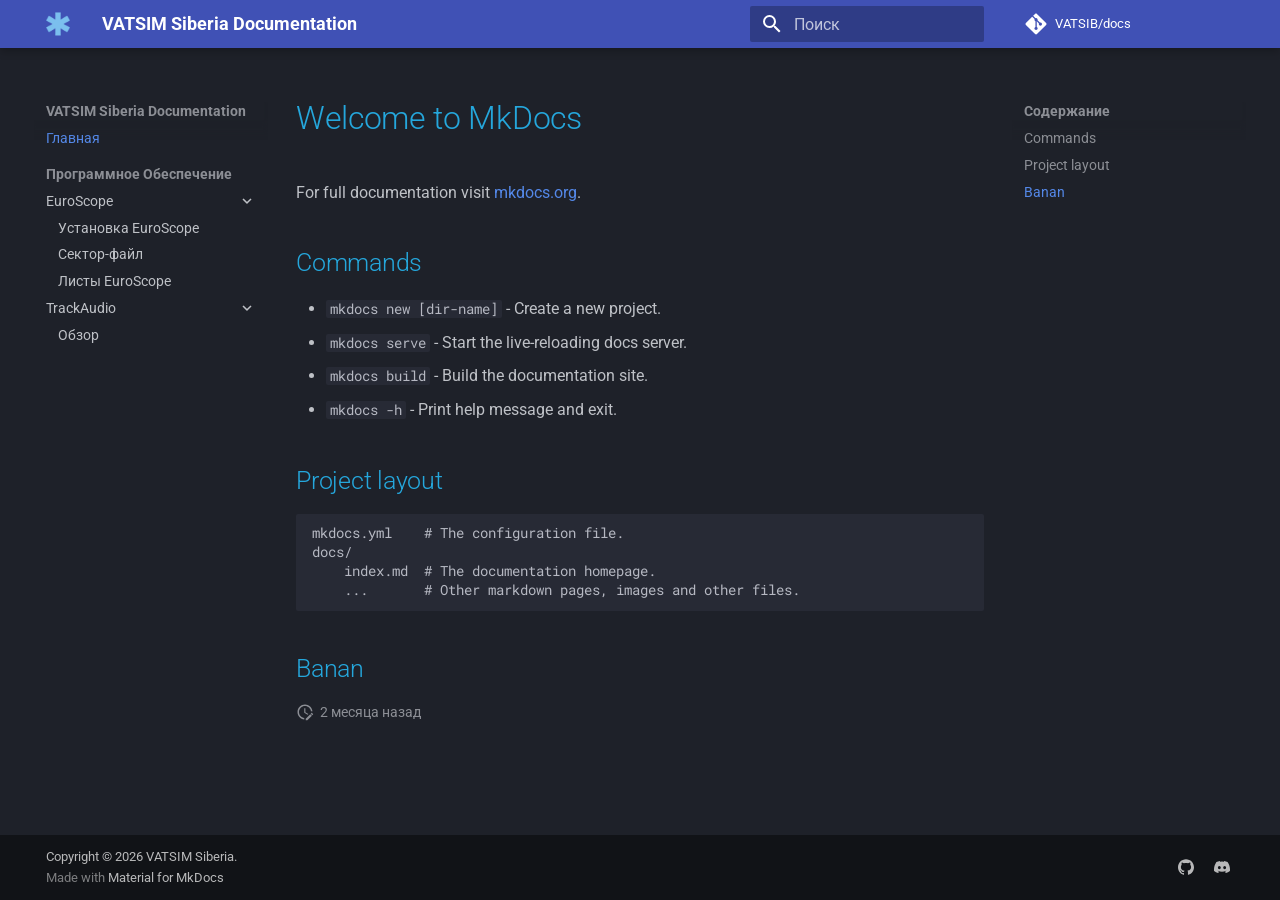
<file: index.html>
<!doctype html>
<html lang="ru" class="no-js">
  <head>
    
      <meta charset="utf-8">
      <meta name="viewport" content="width=device-width,initial-scale=1">
      
      
      
        <link rel="canonical" href="https://vatsib.github.io/docs/">
      
      
      
        <link rel="next" href="software/euroscope/">
      
      
        
      
      
      <link rel="icon" href="assets/images/favicon.png">
      <meta name="generator" content="mkdocs-1.6.1, mkdocs-material-9.7.7">
    
    
      
        <title>VATSIM Siberia Documentation</title>
      
    
    
      <link rel="stylesheet" href="assets/stylesheets/main.ec1eaa64.min.css">
      
        
        <link rel="stylesheet" href="assets/stylesheets/palette.ab4e12ef.min.css">
      
      


    
    
      
    
    
      
        
        
        <link rel="preconnect" href="https://fonts.gstatic.com" crossorigin>
        <link rel="stylesheet" href="https://fonts.googleapis.com/css?family=Roboto:300,300i,400,400i,700,700i%7CRoboto+Mono:400,400i,700,700i&display=fallback">
        <style>:root{--md-text-font:"Roboto";--md-code-font:"Roboto Mono"}</style>
      
    
    
      <link rel="stylesheet" href="css/timeago.css">
    
      <link rel="stylesheet" href="assets/style/extra.css">
    
    <script>__md_scope=new URL(".",location),__md_hash=e=>[...e].reduce(((e,_)=>(e<<5)-e+_.charCodeAt(0)),0),__md_get=(e,_=localStorage,t=__md_scope)=>JSON.parse(_.getItem(t.pathname+"."+e)),__md_set=(e,_,t=localStorage,a=__md_scope)=>{try{t.setItem(a.pathname+"."+e,JSON.stringify(_))}catch(e){}}</script>
    
      

    
    
  </head>
  
  
    
    
    
    
    
    <body dir="ltr" data-md-color-scheme="slate" data-md-color-primary="indigo" data-md-color-accent="pink">
  
    
    <input class="md-toggle" data-md-toggle="drawer" type="checkbox" id="__drawer" autocomplete="off">
    <input class="md-toggle" data-md-toggle="search" type="checkbox" id="__search" autocomplete="off">
    <label class="md-overlay" for="__drawer"></label>
    <div data-md-component="skip">
      
        
        <a href="#welcome-to-mkdocs" class="md-skip">
          Перейти к содержанию
        </a>
      
    </div>
    <div data-md-component="announce">
      
    </div>
    
    
      

  

<header class="md-header md-header--shadow" data-md-component="header">
  <nav class="md-header__inner md-grid" aria-label="Верхний колонтитул">
    <a href="." title="VATSIM Siberia Documentation" class="md-header__button md-logo" aria-label="VATSIM Siberia Documentation" data-md-component="logo">
      
  <img src="assets/images/favicon.png" alt="logo">

    </a>
    <label class="md-header__button md-icon" for="__drawer">
      
      <svg xmlns="http://www.w3.org/2000/svg" viewBox="0 0 24 24"><path d="M3 6h18v2H3zm0 5h18v2H3zm0 5h18v2H3z"/></svg>
    </label>
    <div class="md-header__title" data-md-component="header-title">
      <div class="md-header__ellipsis">
        <div class="md-header__topic">
          <span class="md-ellipsis">
            VATSIM Siberia Documentation
          </span>
        </div>
        <div class="md-header__topic" data-md-component="header-topic">
          <span class="md-ellipsis">
            
              Главная
            
          </span>
        </div>
      </div>
    </div>
    
      
    
    
    
    
      
      
        <label class="md-header__button md-icon" for="__search">
          
          <svg xmlns="http://www.w3.org/2000/svg" viewBox="0 0 24 24"><path d="M9.5 3A6.5 6.5 0 0 1 16 9.5c0 1.61-.59 3.09-1.56 4.23l.27.27h.79l5 5-1.5 1.5-5-5v-.79l-.27-.27A6.52 6.52 0 0 1 9.5 16 6.5 6.5 0 0 1 3 9.5 6.5 6.5 0 0 1 9.5 3m0 2C7 5 5 7 5 9.5S7 14 9.5 14 14 12 14 9.5 12 5 9.5 5"/></svg>
        </label>
        <div class="md-search" data-md-component="search" role="dialog">
  <label class="md-search__overlay" for="__search"></label>
  <div class="md-search__inner" role="search">
    <form class="md-search__form" name="search">
      <input type="text" class="md-search__input" name="query" aria-label="Поиск" placeholder="Поиск" autocapitalize="off" autocorrect="off" autocomplete="off" spellcheck="false" data-md-component="search-query" required>
      <label class="md-search__icon md-icon" for="__search">
        
        <svg xmlns="http://www.w3.org/2000/svg" viewBox="0 0 24 24"><path d="M9.5 3A6.5 6.5 0 0 1 16 9.5c0 1.61-.59 3.09-1.56 4.23l.27.27h.79l5 5-1.5 1.5-5-5v-.79l-.27-.27A6.52 6.52 0 0 1 9.5 16 6.5 6.5 0 0 1 3 9.5 6.5 6.5 0 0 1 9.5 3m0 2C7 5 5 7 5 9.5S7 14 9.5 14 14 12 14 9.5 12 5 9.5 5"/></svg>
        
        <svg xmlns="http://www.w3.org/2000/svg" viewBox="0 0 24 24"><path d="M20 11v2H8l5.5 5.5-1.42 1.42L4.16 12l7.92-7.92L13.5 5.5 8 11z"/></svg>
      </label>
      <nav class="md-search__options" aria-label="Поиск">
        
        <button type="reset" class="md-search__icon md-icon" title="Очистить" aria-label="Очистить" tabindex="-1">
          
          <svg xmlns="http://www.w3.org/2000/svg" viewBox="0 0 24 24"><path d="M19 6.41 17.59 5 12 10.59 6.41 5 5 6.41 10.59 12 5 17.59 6.41 19 12 13.41 17.59 19 19 17.59 13.41 12z"/></svg>
        </button>
      </nav>
      
    </form>
    <div class="md-search__output">
      <div class="md-search__scrollwrap" tabindex="0" data-md-scrollfix>
        <div class="md-search-result" data-md-component="search-result">
          <div class="md-search-result__meta">
            Инициализация поиска
          </div>
          <ol class="md-search-result__list" role="presentation"></ol>
        </div>
      </div>
    </div>
  </div>
</div>
      
    
    
      <div class="md-header__source">
        <a href="https://github.com/VATSIB/docs" title="Перейти к репозиторию" class="md-source" data-md-component="source">
  <div class="md-source__icon md-icon">
    
    <svg xmlns="http://www.w3.org/2000/svg" viewBox="0 0 448 512"><!--! Font Awesome Free 7.1.0 by @fontawesome - https://fontawesome.com License - https://fontawesome.com/license/free (Icons: CC BY 4.0, Fonts: SIL OFL 1.1, Code: MIT License) Copyright 2025 Fonticons, Inc.--><path d="M439.6 236.1 244 40.5c-5.4-5.5-12.8-8.5-20.4-8.5s-15 3-20.4 8.4L162.5 81l51.5 51.5c27.1-9.1 52.7 16.8 43.4 43.7l49.7 49.7c34.2-11.8 61.2 31 35.5 56.7-26.5 26.5-70.2-2.9-56-37.3L240.3 199v121.9c25.3 12.5 22.3 41.8 9.1 55-6.4 6.4-15.2 10.1-24.3 10.1s-17.8-3.6-24.3-10.1c-17.6-17.6-11.1-46.9 11.2-56v-123c-20.8-8.5-24.6-30.7-18.6-45L142.6 101 8.5 235.1C3 240.6 0 247.9 0 255.5s3 15 8.5 20.4l195.6 195.7c5.4 5.4 12.7 8.4 20.4 8.4s15-3 20.4-8.4l194.7-194.7c5.4-5.4 8.4-12.8 8.4-20.4s-3-15-8.4-20.4"/></svg>
  </div>
  <div class="md-source__repository">
    VATSIB/docs
  </div>
</a>
      </div>
    
  </nav>
  
</header>
    
    <div class="md-container" data-md-component="container">
      
      
        
          
        
      
      <main class="md-main" data-md-component="main">
        <div class="md-main__inner md-grid">
          
            
              
              <div class="md-sidebar md-sidebar--primary" data-md-component="sidebar" data-md-type="navigation" >
                <div class="md-sidebar__scrollwrap">
                  <div class="md-sidebar__inner">
                    



<nav class="md-nav md-nav--primary" aria-label="Навигация" data-md-level="0">
  <label class="md-nav__title" for="__drawer">
    <a href="." title="VATSIM Siberia Documentation" class="md-nav__button md-logo" aria-label="VATSIM Siberia Documentation" data-md-component="logo">
      
  <img src="assets/images/favicon.png" alt="logo">

    </a>
    VATSIM Siberia Documentation
  </label>
  
    <div class="md-nav__source">
      <a href="https://github.com/VATSIB/docs" title="Перейти к репозиторию" class="md-source" data-md-component="source">
  <div class="md-source__icon md-icon">
    
    <svg xmlns="http://www.w3.org/2000/svg" viewBox="0 0 448 512"><!--! Font Awesome Free 7.1.0 by @fontawesome - https://fontawesome.com License - https://fontawesome.com/license/free (Icons: CC BY 4.0, Fonts: SIL OFL 1.1, Code: MIT License) Copyright 2025 Fonticons, Inc.--><path d="M439.6 236.1 244 40.5c-5.4-5.5-12.8-8.5-20.4-8.5s-15 3-20.4 8.4L162.5 81l51.5 51.5c27.1-9.1 52.7 16.8 43.4 43.7l49.7 49.7c34.2-11.8 61.2 31 35.5 56.7-26.5 26.5-70.2-2.9-56-37.3L240.3 199v121.9c25.3 12.5 22.3 41.8 9.1 55-6.4 6.4-15.2 10.1-24.3 10.1s-17.8-3.6-24.3-10.1c-17.6-17.6-11.1-46.9 11.2-56v-123c-20.8-8.5-24.6-30.7-18.6-45L142.6 101 8.5 235.1C3 240.6 0 247.9 0 255.5s3 15 8.5 20.4l195.6 195.7c5.4 5.4 12.7 8.4 20.4 8.4s15-3 20.4-8.4l194.7-194.7c5.4-5.4 8.4-12.8 8.4-20.4s-3-15-8.4-20.4"/></svg>
  </div>
  <div class="md-source__repository">
    VATSIB/docs
  </div>
</a>
    </div>
  
  <ul class="md-nav__list" data-md-scrollfix>
    
      
      
  
  
    
  
  
  
    <li class="md-nav__item md-nav__item--active">
      
      <input class="md-nav__toggle md-toggle" type="checkbox" id="__toc">
      
      
        
      
      
        <label class="md-nav__link md-nav__link--active" for="__toc">
          
  
  
  <span class="md-ellipsis">
    
  
    Главная
  

    
  </span>
  
  

          <span class="md-nav__icon md-icon"></span>
        </label>
      
      <a href="." class="md-nav__link md-nav__link--active">
        
  
  
  <span class="md-ellipsis">
    
  
    Главная
  

    
  </span>
  
  

      </a>
      
        

<nav class="md-nav md-nav--secondary" aria-label="Содержание">
  
  
  
    
  
  
    <label class="md-nav__title" for="__toc">
      <span class="md-nav__icon md-icon"></span>
      Содержание
    </label>
    <ul class="md-nav__list" data-md-component="toc" data-md-scrollfix>
      
        <li class="md-nav__item">
  <a href="#commands" class="md-nav__link">
    <span class="md-ellipsis">
      
        Commands
      
    </span>
  </a>
  
</li>
      
        <li class="md-nav__item">
  <a href="#project-layout" class="md-nav__link">
    <span class="md-ellipsis">
      
        Project layout
      
    </span>
  </a>
  
</li>
      
        <li class="md-nav__item">
  <a href="#banan" class="md-nav__link">
    <span class="md-ellipsis">
      
        Banan
      
    </span>
  </a>
  
</li>
      
    </ul>
  
</nav>
      
    </li>
  

    
      
      
  
  
  
  
    
    
      
        
      
        
      
    
    
    
      
        
        
      
    
    
    <li class="md-nav__item md-nav__item--section md-nav__item--nested">
      
        
        
          
        
        <input class="md-nav__toggle md-toggle md-toggle--indeterminate" type="checkbox" id="__nav_2" >
        
          
          <label class="md-nav__link" for="__nav_2" id="__nav_2_label" tabindex="">
            
  
  
  <span class="md-ellipsis">
    
  
    Программное Обеспечение
  

    
  </span>
  
  

            <span class="md-nav__icon md-icon"></span>
          </label>
        
        <nav class="md-nav" data-md-level="1" aria-labelledby="__nav_2_label" aria-expanded="false">
          <label class="md-nav__title" for="__nav_2">
            <span class="md-nav__icon md-icon"></span>
            
  
    Программное Обеспечение
  

          </label>
          <ul class="md-nav__list" data-md-scrollfix>
            
              
                
  
  
  
  
    
    
      
        
      
        
      
        
      
    
    
    
      
    
    
    <li class="md-nav__item md-nav__item--nested">
      
        
        
          
        
        <input class="md-nav__toggle md-toggle md-toggle--indeterminate" type="checkbox" id="__nav_2_1" >
        
          
          <label class="md-nav__link" for="__nav_2_1" id="__nav_2_1_label" tabindex="0">
            
  
  
  <span class="md-ellipsis">
    
  
    EuroScope
  

    
  </span>
  
  

            <span class="md-nav__icon md-icon"></span>
          </label>
        
        <nav class="md-nav" data-md-level="2" aria-labelledby="__nav_2_1_label" aria-expanded="false">
          <label class="md-nav__title" for="__nav_2_1">
            <span class="md-nav__icon md-icon"></span>
            
  
    EuroScope
  

          </label>
          <ul class="md-nav__list" data-md-scrollfix>
            
              
                
  
  
  
  
    <li class="md-nav__item">
      <a href="software/euroscope/" class="md-nav__link">
        
  
  
  <span class="md-ellipsis">
    
  
    Установка EuroScope
  

    
  </span>
  
  

      </a>
    </li>
  

              
            
              
                
  
  
  
  
    <li class="md-nav__item">
      <a href="software/sector-file/" class="md-nav__link">
        
  
  
  <span class="md-ellipsis">
    
  
    Сектор-файл
  

    
  </span>
  
  

      </a>
    </li>
  

              
            
              
                
  
  
  
  
    <li class="md-nav__item">
      <a href="software/lists/" class="md-nav__link">
        
  
  
  <span class="md-ellipsis">
    
  
    Листы EuroScope
  

    
  </span>
  
  

      </a>
    </li>
  

              
            
          </ul>
        </nav>
      
    </li>
  

              
            
              
                
  
  
  
  
    
    
      
        
      
    
    
    
      
    
    
    <li class="md-nav__item md-nav__item--nested">
      
        
        
          
        
        <input class="md-nav__toggle md-toggle md-toggle--indeterminate" type="checkbox" id="__nav_2_2" >
        
          
          <label class="md-nav__link" for="__nav_2_2" id="__nav_2_2_label" tabindex="0">
            
  
  
  <span class="md-ellipsis">
    
  
    TrackAudio
  

    
  </span>
  
  

            <span class="md-nav__icon md-icon"></span>
          </label>
        
        <nav class="md-nav" data-md-level="2" aria-labelledby="__nav_2_2_label" aria-expanded="false">
          <label class="md-nav__title" for="__nav_2_2">
            <span class="md-nav__icon md-icon"></span>
            
  
    TrackAudio
  

          </label>
          <ul class="md-nav__list" data-md-scrollfix>
            
              
                
  
  
  
  
    <li class="md-nav__item">
      <a href="software/trackaudio.md" class="md-nav__link">
        
  
  
  <span class="md-ellipsis">
    
  
    Обзор
  

    
  </span>
  
  

      </a>
    </li>
  

              
            
          </ul>
        </nav>
      
    </li>
  

              
            
          </ul>
        </nav>
      
    </li>
  

    
  </ul>
</nav>
                  </div>
                </div>
              </div>
            
            
              
              <div class="md-sidebar md-sidebar--secondary" data-md-component="sidebar" data-md-type="toc" >
                <div class="md-sidebar__scrollwrap">
                  <div class="md-sidebar__inner">
                    

<nav class="md-nav md-nav--secondary" aria-label="Содержание">
  
  
  
    
  
  
    <label class="md-nav__title" for="__toc">
      <span class="md-nav__icon md-icon"></span>
      Содержание
    </label>
    <ul class="md-nav__list" data-md-component="toc" data-md-scrollfix>
      
        <li class="md-nav__item">
  <a href="#commands" class="md-nav__link">
    <span class="md-ellipsis">
      
        Commands
      
    </span>
  </a>
  
</li>
      
        <li class="md-nav__item">
  <a href="#project-layout" class="md-nav__link">
    <span class="md-ellipsis">
      
        Project layout
      
    </span>
  </a>
  
</li>
      
        <li class="md-nav__item">
  <a href="#banan" class="md-nav__link">
    <span class="md-ellipsis">
      
        Banan
      
    </span>
  </a>
  
</li>
      
    </ul>
  
</nav>
                  </div>
                </div>
              </div>
            
          
          
            <div class="md-content" data-md-component="content">
              
                



  


              
              <article class="md-content__inner md-typeset">
                
                  


  
  


<h1 id="welcome-to-mkdocs">Welcome to MkDocs<a class="headerlink" href="#welcome-to-mkdocs" title="Permanent link">&para;</a></h1>
<p>For full documentation visit <a href="https://www.mkdocs.org">mkdocs.org</a>.</p>
<h2 id="commands">Commands<a class="headerlink" href="#commands" title="Permanent link">&para;</a></h2>
<ul>
<li><code>mkdocs new [dir-name]</code> - Create a new project.</li>
<li><code>mkdocs serve</code> - Start the live-reloading docs server.</li>
<li><code>mkdocs build</code> - Build the documentation site.</li>
<li><code>mkdocs -h</code> - Print help message and exit.</li>
</ul>
<h2 id="project-layout">Project layout<a class="headerlink" href="#project-layout" title="Permanent link">&para;</a></h2>
<pre><code>mkdocs.yml    # The configuration file.
docs/
    index.md  # The documentation homepage.
    ...       # Other markdown pages, images and other files.
</code></pre>
<h2 id="banan">Banan<a class="headerlink" href="#banan" title="Permanent link">&para;</a></h2>







  
    
  
  


  <aside class="md-source-file">
    
      
  <span class="md-source-file__fact">
    <span class="md-icon" title="Последнее обновление">
      <svg xmlns="http://www.w3.org/2000/svg" viewBox="0 0 24 24"><path d="M21 13.1c-.1 0-.3.1-.4.2l-1 1 2.1 2.1 1-1c.2-.2.2-.6 0-.8l-1.3-1.3c-.1-.1-.2-.2-.4-.2m-1.9 1.8-6.1 6V23h2.1l6.1-6.1zM12.5 7v5.2l4 2.4-1 1L11 13V7zM11 21.9c-5.1-.5-9-4.8-9-9.9C2 6.5 6.5 2 12 2c5.3 0 9.6 4.1 10 9.3-.3-.1-.6-.2-1-.2s-.7.1-1 .2C19.6 7.2 16.2 4 12 4c-4.4 0-8 3.6-8 8 0 4.1 3.1 7.5 7.1 7.9l-.1.2z"/></svg>
    </span>
    <span class="git-revision-date-localized-plugin git-revision-date-localized-plugin-timeago" title="6 сентября 2026 г. 12:33:50 UTC"><span class="timeago" datetime="2026-09-06T12:33:50+00:00" locale="ru"></span></span><span class="git-revision-date-localized-plugin git-revision-date-localized-plugin-iso_date" title="6 сентября 2026 г. 12:33:50 UTC">2026-09-06</span>
  </span>

    
    
    
    
  </aside>





                
              </article>
            </div>
          
          
<script>var target=document.getElementById(location.hash.slice(1));target&&target.name&&(target.checked=target.name.startsWith("__tabbed_"))</script>
        </div>
        
          <button type="button" class="md-top md-icon" data-md-component="top" hidden>
  
  <svg xmlns="http://www.w3.org/2000/svg" viewBox="0 0 24 24"><path d="M13 20h-2V8l-5.5 5.5-1.42-1.42L12 4.16l7.92 7.92-1.42 1.42L13 8z"/></svg>
  К началу
</button>
        
      </main>
      
        <footer class="md-footer">
  
  <div class="md-footer-meta md-typeset">
    <div class="md-footer-meta__inner md-grid">
      <div class="md-copyright">
  
    <div class="md-copyright__highlight">
      Copyright © 2026 VATSIM Siberia.
    </div>
  
  
    Made with
    <a href="https://squidfunk.github.io/mkdocs-material/" target="_blank" rel="noopener">
      Material for MkDocs
    </a>
  
</div>
      
        
<div class="md-social">
  
    
    
    
    
      
      
    
    <a href="https://github.com/VATSIB" target="_blank" rel="noopener" title="github.com" class="md-social__link">
      <svg xmlns="http://www.w3.org/2000/svg" viewBox="0 0 24 24"><path d="M12 .297c-6.63 0-12 5.373-12 12 0 5.303 3.438 9.8 8.205 11.385.6.113.82-.258.82-.577 0-.285-.01-1.04-.015-2.04-3.338.724-4.042-1.61-4.042-1.61C4.422 18.07 3.633 17.7 3.633 17.7c-1.087-.744.084-.729.084-.729 1.205.084 1.838 1.236 1.838 1.236 1.07 1.835 2.809 1.305 3.495.998.108-.776.417-1.305.76-1.605-2.665-.3-5.466-1.332-5.466-5.93 0-1.31.465-2.38 1.235-3.22-.135-.303-.54-1.523.105-3.176 0 0 1.005-.322 3.3 1.23.96-.267 1.98-.399 3-.405 1.02.006 2.04.138 3 .405 2.28-1.552 3.285-1.23 3.285-1.23.645 1.653.24 2.873.12 3.176.765.84 1.23 1.91 1.23 3.22 0 4.61-2.805 5.625-5.475 5.92.42.36.81 1.096.81 2.22 0 1.606-.015 2.896-.015 3.286 0 .315.21.69.825.57C20.565 22.092 24 17.592 24 12.297c0-6.627-5.373-12-12-12"/></svg>
    </a>
  
    
    
    
    
      
      
    
    <a href="https://community.vatsim.net/" target="_blank" rel="noopener" title="community.vatsim.net" class="md-social__link">
      <svg xmlns="http://www.w3.org/2000/svg" viewBox="0 0 24 24"><path d="M20.317 4.37a19.8 19.8 0 0 0-4.885-1.515.074.074 0 0 0-.079.037c-.21.375-.444.864-.608 1.25a18.3 18.3 0 0 0-5.487 0 13 13 0 0 0-.617-1.25.08.08 0 0 0-.079-.037A19.7 19.7 0 0 0 3.677 4.37a.1.1 0 0 0-.032.027C.533 9.046-.32 13.58.099 18.057a.08.08 0 0 0 .031.057 19.9 19.9 0 0 0 5.993 3.03.08.08 0 0 0 .084-.028c.462-.63.874-1.295 1.226-1.994a.076.076 0 0 0-.041-.106 13 13 0 0 1-1.872-.892.077.077 0 0 1-.008-.128 10 10 0 0 0 .372-.292.07.07 0 0 1 .077-.01c3.928 1.793 8.18 1.793 12.062 0a.07.07 0 0 1 .078.01c.12.098.246.198.373.292a.077.077 0 0 1-.006.127 12.3 12.3 0 0 1-1.873.892.077.077 0 0 0-.041.107c.36.698.772 1.362 1.225 1.993a.08.08 0 0 0 .084.028 19.8 19.8 0 0 0 6.002-3.03.08.08 0 0 0 .032-.054c.5-5.177-.838-9.674-3.549-13.66a.06.06 0 0 0-.031-.03M8.02 15.33c-1.182 0-2.157-1.085-2.157-2.419 0-1.333.956-2.419 2.157-2.419 1.21 0 2.176 1.096 2.157 2.42 0 1.333-.956 2.418-2.157 2.418m7.975 0c-1.183 0-2.157-1.085-2.157-2.419 0-1.333.955-2.419 2.157-2.419 1.21 0 2.176 1.096 2.157 2.42 0 1.333-.946 2.418-2.157 2.418"/></svg>
    </a>
  
</div>
      
    </div>
  </div>
</footer>
      
    </div>
    <div class="md-dialog" data-md-component="dialog">
      <div class="md-dialog__inner md-typeset"></div>
    </div>
    
      <div class="md-progress" data-md-component="progress" role="progressbar"></div>
    
    
    
      
      
      <script id="__config" type="application/json">{"annotate": null, "base": ".", "features": ["navigation.instant", "navigation.instant.prefetch", "navigation.instant.progress", "navigation.sections", "navigation.expand", "navigation.path", "navigation.indexes", "navigation.top"], "search": "assets/javascripts/workers/search.2c215733.min.js", "tags": null, "translations": {"clipboard.copied": "\u0421\u043a\u043e\u043f\u0438\u0440\u043e\u0432\u0430\u043d\u043e \u0432 \u0431\u0443\u0444\u0435\u0440", "clipboard.copy": "\u041a\u043e\u043f\u0438\u0440\u043e\u0432\u0430\u0442\u044c \u0432 \u0431\u0443\u0444\u0435\u0440", "search.result.more.one": "\u0415\u0449\u0451 1 \u043d\u0430 \u044d\u0442\u043e\u0439 \u0441\u0442\u0440\u0430\u043d\u0438\u0446\u0435", "search.result.more.other": "\u0415\u0449\u0451 # \u043d\u0430 \u044d\u0442\u043e\u0439 \u0441\u0442\u0440\u0430\u043d\u0438\u0446\u0435", "search.result.none": "\u0421\u043e\u0432\u043f\u0430\u0434\u0435\u043d\u0438\u0439 \u043d\u0435 \u043d\u0430\u0439\u0434\u0435\u043d\u043e", "search.result.one": "\u041d\u0430\u0439\u0434\u0435\u043d\u043e 1 \u0441\u043e\u0432\u043f\u0430\u0434\u0435\u043d\u0438\u0435", "search.result.other": "\u041d\u0430\u0439\u0434\u0435\u043d\u043e \u0441\u043e\u0432\u043f\u0430\u0434\u0435\u043d\u0438\u0439: #", "search.result.placeholder": "\u041d\u0430\u0447\u043d\u0438\u0442\u0435 \u043f\u0435\u0447\u0430\u0442\u0430\u0442\u044c \u0434\u043b\u044f \u043f\u043e\u0438\u0441\u043a\u0430", "search.result.term.missing": "\u041e\u0442\u0441\u0443\u0442\u0441\u0442\u0432\u0443\u0435\u0442", "select.version": "\u0412\u044b\u0431\u0435\u0440\u0438\u0442\u0435 \u0432\u0435\u0440\u0441\u0438\u044e"}, "version": null}</script>
    
    
      <script src="assets/javascripts/bundle.d7400e89.min.js"></script>
      
        <script src="js/timeago.min.js"></script>
      
        <script src="js/timeago_mkdocs_material.js"></script>
      
        <script src="assets/scripts/links.js"></script>
      
    
  </body>
</html>
</file>
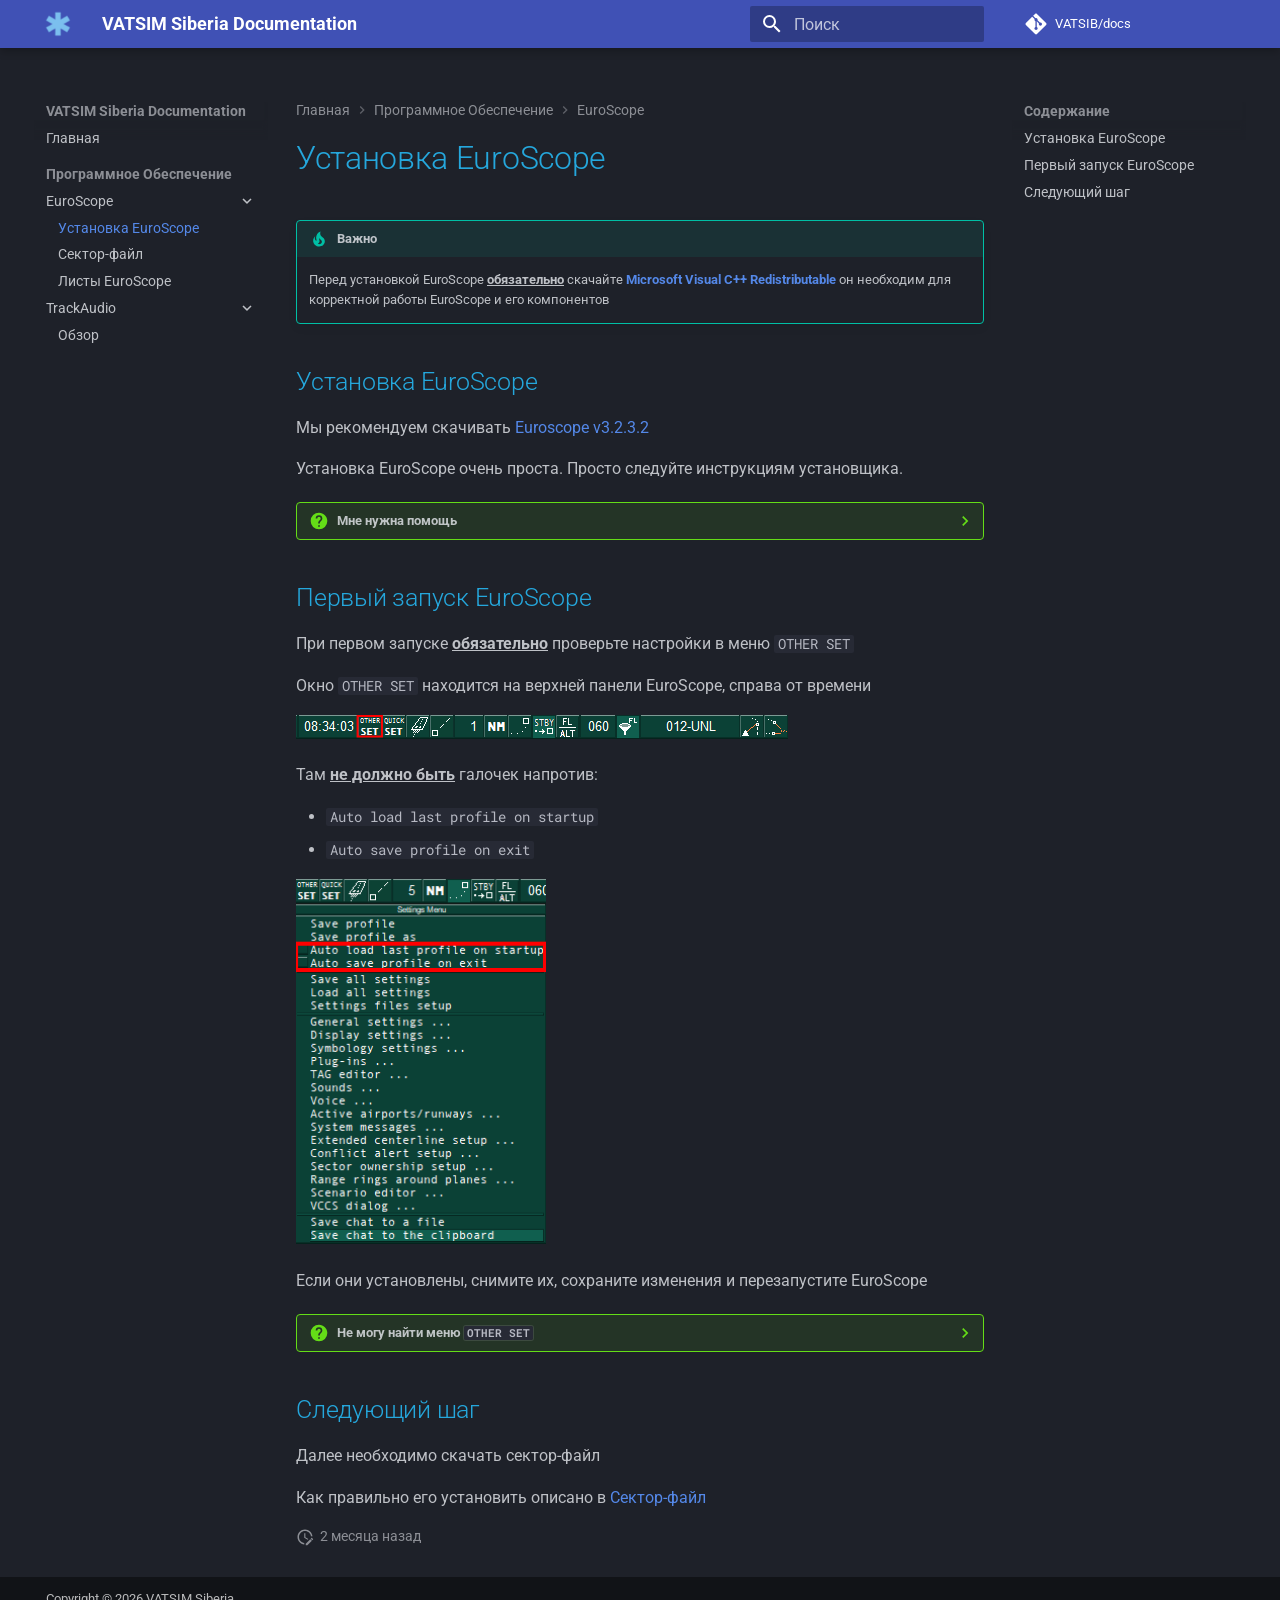
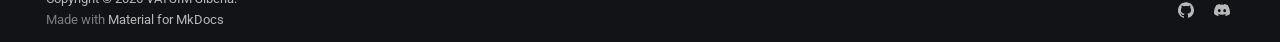
<file: software/euroscope/index.html>
<!doctype html>
<html lang="ru" class="no-js">
  <head>
    
      <meta charset="utf-8">
      <meta name="viewport" content="width=device-width,initial-scale=1">
      
      
      
        <link rel="canonical" href="https://vatsib.github.io/docs/software/euroscope/">
      
      
        <link rel="prev" href="../..">
      
      
        <link rel="next" href="../sector-file/">
      
      
        
      
      
      <link rel="icon" href="../../assets/images/favicon.png">
      <meta name="generator" content="mkdocs-1.6.1, mkdocs-material-9.7.7">
    
    
      
        <title>Установка EuroScope - VATSIM Siberia Documentation</title>
      
    
    
      <link rel="stylesheet" href="../../assets/stylesheets/main.ec1eaa64.min.css">
      
        
        <link rel="stylesheet" href="../../assets/stylesheets/palette.ab4e12ef.min.css">
      
      


    
    
      
    
    
      
        
        
        <link rel="preconnect" href="https://fonts.gstatic.com" crossorigin>
        <link rel="stylesheet" href="https://fonts.googleapis.com/css?family=Roboto:300,300i,400,400i,700,700i%7CRoboto+Mono:400,400i,700,700i&display=fallback">
        <style>:root{--md-text-font:"Roboto";--md-code-font:"Roboto Mono"}</style>
      
    
    
      <link rel="stylesheet" href="../../css/timeago.css">
    
      <link rel="stylesheet" href="../../assets/style/extra.css">
    
    <script>__md_scope=new URL("../..",location),__md_hash=e=>[...e].reduce(((e,_)=>(e<<5)-e+_.charCodeAt(0)),0),__md_get=(e,_=localStorage,t=__md_scope)=>JSON.parse(_.getItem(t.pathname+"."+e)),__md_set=(e,_,t=localStorage,a=__md_scope)=>{try{t.setItem(a.pathname+"."+e,JSON.stringify(_))}catch(e){}}</script>
    
      

    
    
  </head>
  
  
    
    
    
    
    
    <body dir="ltr" data-md-color-scheme="slate" data-md-color-primary="indigo" data-md-color-accent="pink">
  
    
    <input class="md-toggle" data-md-toggle="drawer" type="checkbox" id="__drawer" autocomplete="off">
    <input class="md-toggle" data-md-toggle="search" type="checkbox" id="__search" autocomplete="off">
    <label class="md-overlay" for="__drawer"></label>
    <div data-md-component="skip">
      
        
        <a href="#installation" class="md-skip">
          Перейти к содержанию
        </a>
      
    </div>
    <div data-md-component="announce">
      
    </div>
    
    
      

  

<header class="md-header md-header--shadow" data-md-component="header">
  <nav class="md-header__inner md-grid" aria-label="Верхний колонтитул">
    <a href="../.." title="VATSIM Siberia Documentation" class="md-header__button md-logo" aria-label="VATSIM Siberia Documentation" data-md-component="logo">
      
  <img src="../../assets/images/favicon.png" alt="logo">

    </a>
    <label class="md-header__button md-icon" for="__drawer">
      
      <svg xmlns="http://www.w3.org/2000/svg" viewBox="0 0 24 24"><path d="M3 6h18v2H3zm0 5h18v2H3zm0 5h18v2H3z"/></svg>
    </label>
    <div class="md-header__title" data-md-component="header-title">
      <div class="md-header__ellipsis">
        <div class="md-header__topic">
          <span class="md-ellipsis">
            VATSIM Siberia Documentation
          </span>
        </div>
        <div class="md-header__topic" data-md-component="header-topic">
          <span class="md-ellipsis">
            
              Установка EuroScope
            
          </span>
        </div>
      </div>
    </div>
    
      
    
    
    
    
      
      
        <label class="md-header__button md-icon" for="__search">
          
          <svg xmlns="http://www.w3.org/2000/svg" viewBox="0 0 24 24"><path d="M9.5 3A6.5 6.5 0 0 1 16 9.5c0 1.61-.59 3.09-1.56 4.23l.27.27h.79l5 5-1.5 1.5-5-5v-.79l-.27-.27A6.52 6.52 0 0 1 9.5 16 6.5 6.5 0 0 1 3 9.5 6.5 6.5 0 0 1 9.5 3m0 2C7 5 5 7 5 9.5S7 14 9.5 14 14 12 14 9.5 12 5 9.5 5"/></svg>
        </label>
        <div class="md-search" data-md-component="search" role="dialog">
  <label class="md-search__overlay" for="__search"></label>
  <div class="md-search__inner" role="search">
    <form class="md-search__form" name="search">
      <input type="text" class="md-search__input" name="query" aria-label="Поиск" placeholder="Поиск" autocapitalize="off" autocorrect="off" autocomplete="off" spellcheck="false" data-md-component="search-query" required>
      <label class="md-search__icon md-icon" for="__search">
        
        <svg xmlns="http://www.w3.org/2000/svg" viewBox="0 0 24 24"><path d="M9.5 3A6.5 6.5 0 0 1 16 9.5c0 1.61-.59 3.09-1.56 4.23l.27.27h.79l5 5-1.5 1.5-5-5v-.79l-.27-.27A6.52 6.52 0 0 1 9.5 16 6.5 6.5 0 0 1 3 9.5 6.5 6.5 0 0 1 9.5 3m0 2C7 5 5 7 5 9.5S7 14 9.5 14 14 12 14 9.5 12 5 9.5 5"/></svg>
        
        <svg xmlns="http://www.w3.org/2000/svg" viewBox="0 0 24 24"><path d="M20 11v2H8l5.5 5.5-1.42 1.42L4.16 12l7.92-7.92L13.5 5.5 8 11z"/></svg>
      </label>
      <nav class="md-search__options" aria-label="Поиск">
        
        <button type="reset" class="md-search__icon md-icon" title="Очистить" aria-label="Очистить" tabindex="-1">
          
          <svg xmlns="http://www.w3.org/2000/svg" viewBox="0 0 24 24"><path d="M19 6.41 17.59 5 12 10.59 6.41 5 5 6.41 10.59 12 5 17.59 6.41 19 12 13.41 17.59 19 19 17.59 13.41 12z"/></svg>
        </button>
      </nav>
      
    </form>
    <div class="md-search__output">
      <div class="md-search__scrollwrap" tabindex="0" data-md-scrollfix>
        <div class="md-search-result" data-md-component="search-result">
          <div class="md-search-result__meta">
            Инициализация поиска
          </div>
          <ol class="md-search-result__list" role="presentation"></ol>
        </div>
      </div>
    </div>
  </div>
</div>
      
    
    
      <div class="md-header__source">
        <a href="https://github.com/VATSIB/docs" title="Перейти к репозиторию" class="md-source" data-md-component="source">
  <div class="md-source__icon md-icon">
    
    <svg xmlns="http://www.w3.org/2000/svg" viewBox="0 0 448 512"><!--! Font Awesome Free 7.1.0 by @fontawesome - https://fontawesome.com License - https://fontawesome.com/license/free (Icons: CC BY 4.0, Fonts: SIL OFL 1.1, Code: MIT License) Copyright 2025 Fonticons, Inc.--><path d="M439.6 236.1 244 40.5c-5.4-5.5-12.8-8.5-20.4-8.5s-15 3-20.4 8.4L162.5 81l51.5 51.5c27.1-9.1 52.7 16.8 43.4 43.7l49.7 49.7c34.2-11.8 61.2 31 35.5 56.7-26.5 26.5-70.2-2.9-56-37.3L240.3 199v121.9c25.3 12.5 22.3 41.8 9.1 55-6.4 6.4-15.2 10.1-24.3 10.1s-17.8-3.6-24.3-10.1c-17.6-17.6-11.1-46.9 11.2-56v-123c-20.8-8.5-24.6-30.7-18.6-45L142.6 101 8.5 235.1C3 240.6 0 247.9 0 255.5s3 15 8.5 20.4l195.6 195.7c5.4 5.4 12.7 8.4 20.4 8.4s15-3 20.4-8.4l194.7-194.7c5.4-5.4 8.4-12.8 8.4-20.4s-3-15-8.4-20.4"/></svg>
  </div>
  <div class="md-source__repository">
    VATSIB/docs
  </div>
</a>
      </div>
    
  </nav>
  
</header>
    
    <div class="md-container" data-md-component="container">
      
      
        
          
        
      
      <main class="md-main" data-md-component="main">
        <div class="md-main__inner md-grid">
          
            
              
              <div class="md-sidebar md-sidebar--primary" data-md-component="sidebar" data-md-type="navigation" >
                <div class="md-sidebar__scrollwrap">
                  <div class="md-sidebar__inner">
                    



<nav class="md-nav md-nav--primary" aria-label="Навигация" data-md-level="0">
  <label class="md-nav__title" for="__drawer">
    <a href="../.." title="VATSIM Siberia Documentation" class="md-nav__button md-logo" aria-label="VATSIM Siberia Documentation" data-md-component="logo">
      
  <img src="../../assets/images/favicon.png" alt="logo">

    </a>
    VATSIM Siberia Documentation
  </label>
  
    <div class="md-nav__source">
      <a href="https://github.com/VATSIB/docs" title="Перейти к репозиторию" class="md-source" data-md-component="source">
  <div class="md-source__icon md-icon">
    
    <svg xmlns="http://www.w3.org/2000/svg" viewBox="0 0 448 512"><!--! Font Awesome Free 7.1.0 by @fontawesome - https://fontawesome.com License - https://fontawesome.com/license/free (Icons: CC BY 4.0, Fonts: SIL OFL 1.1, Code: MIT License) Copyright 2025 Fonticons, Inc.--><path d="M439.6 236.1 244 40.5c-5.4-5.5-12.8-8.5-20.4-8.5s-15 3-20.4 8.4L162.5 81l51.5 51.5c27.1-9.1 52.7 16.8 43.4 43.7l49.7 49.7c34.2-11.8 61.2 31 35.5 56.7-26.5 26.5-70.2-2.9-56-37.3L240.3 199v121.9c25.3 12.5 22.3 41.8 9.1 55-6.4 6.4-15.2 10.1-24.3 10.1s-17.8-3.6-24.3-10.1c-17.6-17.6-11.1-46.9 11.2-56v-123c-20.8-8.5-24.6-30.7-18.6-45L142.6 101 8.5 235.1C3 240.6 0 247.9 0 255.5s3 15 8.5 20.4l195.6 195.7c5.4 5.4 12.7 8.4 20.4 8.4s15-3 20.4-8.4l194.7-194.7c5.4-5.4 8.4-12.8 8.4-20.4s-3-15-8.4-20.4"/></svg>
  </div>
  <div class="md-source__repository">
    VATSIB/docs
  </div>
</a>
    </div>
  
  <ul class="md-nav__list" data-md-scrollfix>
    
      
      
  
  
  
  
    <li class="md-nav__item">
      <a href="../.." class="md-nav__link">
        
  
  
  <span class="md-ellipsis">
    
  
    Главная
  

    
  </span>
  
  

      </a>
    </li>
  

    
      
      
  
  
    
  
  
  
    
    
      
        
      
        
      
    
    
    
      
        
        
      
    
    
    <li class="md-nav__item md-nav__item--active md-nav__item--section md-nav__item--nested">
      
        
        
        <input class="md-nav__toggle md-toggle " type="checkbox" id="__nav_2" checked>
        
          
          <label class="md-nav__link" for="__nav_2" id="__nav_2_label" tabindex="">
            
  
  
  <span class="md-ellipsis">
    
  
    Программное Обеспечение
  

    
  </span>
  
  

            <span class="md-nav__icon md-icon"></span>
          </label>
        
        <nav class="md-nav" data-md-level="1" aria-labelledby="__nav_2_label" aria-expanded="true">
          <label class="md-nav__title" for="__nav_2">
            <span class="md-nav__icon md-icon"></span>
            
  
    Программное Обеспечение
  

          </label>
          <ul class="md-nav__list" data-md-scrollfix>
            
              
                
  
  
    
  
  
  
    
    
      
        
      
        
      
        
      
    
    
    
      
    
    
    <li class="md-nav__item md-nav__item--active md-nav__item--nested">
      
        
        
        <input class="md-nav__toggle md-toggle " type="checkbox" id="__nav_2_1" checked>
        
          
          <label class="md-nav__link" for="__nav_2_1" id="__nav_2_1_label" tabindex="0">
            
  
  
  <span class="md-ellipsis">
    
  
    EuroScope
  

    
  </span>
  
  

            <span class="md-nav__icon md-icon"></span>
          </label>
        
        <nav class="md-nav" data-md-level="2" aria-labelledby="__nav_2_1_label" aria-expanded="true">
          <label class="md-nav__title" for="__nav_2_1">
            <span class="md-nav__icon md-icon"></span>
            
  
    EuroScope
  

          </label>
          <ul class="md-nav__list" data-md-scrollfix>
            
              
                
  
  
    
  
  
  
    <li class="md-nav__item md-nav__item--active">
      
      <input class="md-nav__toggle md-toggle" type="checkbox" id="__toc">
      
      
      
        <label class="md-nav__link md-nav__link--active" for="__toc">
          
  
  
  <span class="md-ellipsis">
    
  
    Установка EuroScope
  

    
  </span>
  
  

          <span class="md-nav__icon md-icon"></span>
        </label>
      
      <a href="./" class="md-nav__link md-nav__link--active">
        
  
  
  <span class="md-ellipsis">
    
  
    Установка EuroScope
  

    
  </span>
  
  

      </a>
      
        

<nav class="md-nav md-nav--secondary" aria-label="Содержание">
  
  
  
  
    <label class="md-nav__title" for="__toc">
      <span class="md-nav__icon md-icon"></span>
      Содержание
    </label>
    <ul class="md-nav__list" data-md-component="toc" data-md-scrollfix>
      
        <li class="md-nav__item">
  <a href="#installation" class="md-nav__link">
    <span class="md-ellipsis">
      
        Установка EuroScope
      
    </span>
  </a>
  
</li>
      
        <li class="md-nav__item">
  <a href="#fist-start" class="md-nav__link">
    <span class="md-ellipsis">
      
        Первый запуск EuroScope
      
    </span>
  </a>
  
</li>
      
        <li class="md-nav__item">
  <a href="#next-step" class="md-nav__link">
    <span class="md-ellipsis">
      
        Следующий шаг
      
    </span>
  </a>
  
</li>
      
    </ul>
  
</nav>
      
    </li>
  

              
            
              
                
  
  
  
  
    <li class="md-nav__item">
      <a href="../sector-file/" class="md-nav__link">
        
  
  
  <span class="md-ellipsis">
    
  
    Сектор-файл
  

    
  </span>
  
  

      </a>
    </li>
  

              
            
              
                
  
  
  
  
    <li class="md-nav__item">
      <a href="../lists/" class="md-nav__link">
        
  
  
  <span class="md-ellipsis">
    
  
    Листы EuroScope
  

    
  </span>
  
  

      </a>
    </li>
  

              
            
          </ul>
        </nav>
      
    </li>
  

              
            
              
                
  
  
  
  
    
    
      
        
      
    
    
    
      
    
    
    <li class="md-nav__item md-nav__item--nested">
      
        
        
          
        
        <input class="md-nav__toggle md-toggle md-toggle--indeterminate" type="checkbox" id="__nav_2_2" >
        
          
          <label class="md-nav__link" for="__nav_2_2" id="__nav_2_2_label" tabindex="0">
            
  
  
  <span class="md-ellipsis">
    
  
    TrackAudio
  

    
  </span>
  
  

            <span class="md-nav__icon md-icon"></span>
          </label>
        
        <nav class="md-nav" data-md-level="2" aria-labelledby="__nav_2_2_label" aria-expanded="false">
          <label class="md-nav__title" for="__nav_2_2">
            <span class="md-nav__icon md-icon"></span>
            
  
    TrackAudio
  

          </label>
          <ul class="md-nav__list" data-md-scrollfix>
            
              
                
  
  
  
  
    <li class="md-nav__item">
      <a href="../trackaudio.md" class="md-nav__link">
        
  
  
  <span class="md-ellipsis">
    
  
    Обзор
  

    
  </span>
  
  

      </a>
    </li>
  

              
            
          </ul>
        </nav>
      
    </li>
  

              
            
          </ul>
        </nav>
      
    </li>
  

    
  </ul>
</nav>
                  </div>
                </div>
              </div>
            
            
              
              <div class="md-sidebar md-sidebar--secondary" data-md-component="sidebar" data-md-type="toc" >
                <div class="md-sidebar__scrollwrap">
                  <div class="md-sidebar__inner">
                    

<nav class="md-nav md-nav--secondary" aria-label="Содержание">
  
  
  
  
    <label class="md-nav__title" for="__toc">
      <span class="md-nav__icon md-icon"></span>
      Содержание
    </label>
    <ul class="md-nav__list" data-md-component="toc" data-md-scrollfix>
      
        <li class="md-nav__item">
  <a href="#installation" class="md-nav__link">
    <span class="md-ellipsis">
      
        Установка EuroScope
      
    </span>
  </a>
  
</li>
      
        <li class="md-nav__item">
  <a href="#fist-start" class="md-nav__link">
    <span class="md-ellipsis">
      
        Первый запуск EuroScope
      
    </span>
  </a>
  
</li>
      
        <li class="md-nav__item">
  <a href="#next-step" class="md-nav__link">
    <span class="md-ellipsis">
      
        Следующий шаг
      
    </span>
  </a>
  
</li>
      
    </ul>
  
</nav>
                  </div>
                </div>
              </div>
            
          
          
            <div class="md-content" data-md-component="content">
              
                



  


  <nav class="md-path" aria-label="Навигация" >
    <ol class="md-path__list">
      
        
  
  
    <li class="md-path__item">
      <a href="../.." class="md-path__link">
        
  <span class="md-ellipsis">
    Главная
  </span>

      </a>
    </li>
  

      
      
        
  
  
    
    
      
  
  
    
    
      <li class="md-path__item">
        <a href="./" class="md-path__link">
          
  <span class="md-ellipsis">
    Программное Обеспечение
  </span>

        </a>
      </li>
    
  

    
  

      
        
  
  
    
    
      <li class="md-path__item">
        <a href="./" class="md-path__link">
          
  <span class="md-ellipsis">
    EuroScope
  </span>

        </a>
      </li>
    
  

      
    </ol>
  </nav>

              
              <article class="md-content__inner md-typeset">
                
                  


  
  


  <h1>Установка EuroScope</h1>

<div class="admonition tip">
<p class="admonition-title">Важно</p>
<p>Перед установкой EuroScope <strong><u>обязательно</u></strong> скачайте <strong><a href="https://aka.ms/vs/17/release/vc_redist.x86.exe">Microsoft Visual C++ Redistributable</a></strong> он необходим для корректной работы EuroScope и его компонентов</p>
</div>
<h2 id="installation">Установка EuroScope<a class="headerlink" href="#installation" title="Permanent link">&para;</a></h2>
<p>Мы рекомендуем скачивать <a href="https://euroscope.hu/install/EuroScopeSetup.3.2.3.2.msi">Euroscope v3.2.3.2</a></p>
<p>Установка EuroScope очень проста. Просто следуйте инструкциям установщика.</p>
<details class="question">
<summary>Мне нужна помощь</summary>
<p>Откройте установщик и нажмите кнопку <code>Next</code>.</p>
<p><img alt="Скриншот меню OTHER SET" src="images/installing-euroscope-next.png" /></p>
<p>Когда кнопка <code>Next</code> исчезнет, нажмите <code>Close</code>, чтобы выйти из установщика.</p>
</details>
<h2 id="fist-start">Первый запуск EuroScope<a class="headerlink" href="#fist-start" title="Permanent link">&para;</a></h2>
<p>При первом запуске <u><strong>обязательно</strong></u> проверьте настройки в меню <code>OTHER SET</code></p>
<p>Окно <code>OTHER SET</code> находится на верхней панели EuroScope, справа от времени</p>
<p><img alt="Скриншот верхей панели EuroScope" src="images/find-otherset.png" /></p>
<p>Там <strong><u>не должно быть</u></strong> галочек напротив:</p>
<ul>
<li><code>Auto load last profile on startup</code></li>
<li><code>Auto save profile on exit</code>   </li>
</ul>
<p><img alt="Скриншот меню OTHER SET" src="images/otherset.png" width="250" /></p>
<p>Если они установлены, снимите их, сохраните изменения и перезапустите EuroScope</p>
<details class="question">
<summary>Не могу найти меню <code>OTHER SET</code></summary>
<p>Скорее всего, необходимые настройки уже установлены, и перед вами автоматически открылось окно выбора профиля</p>
<p><img alt="Окно выбора профиля" src="images/openprofile.png" /></p>
<p><u><strong>Закройте</strong></u> это окно и перейдите в <code>OTHER SET</code>, чтобы проверить настройки </p>
</details>
<h2 id="next-step">Следующий шаг<a class="headerlink" href="#next-step" title="Permanent link">&para;</a></h2>
<p>Далее необходимо скачать сектор-файл</p>
<p>Как правильно его установить описано в <a href="../sector-file/">Cектор-файл</a></p>







  
    
  
  


  <aside class="md-source-file">
    
      
  <span class="md-source-file__fact">
    <span class="md-icon" title="Последнее обновление">
      <svg xmlns="http://www.w3.org/2000/svg" viewBox="0 0 24 24"><path d="M21 13.1c-.1 0-.3.1-.4.2l-1 1 2.1 2.1 1-1c.2-.2.2-.6 0-.8l-1.3-1.3c-.1-.1-.2-.2-.4-.2m-1.9 1.8-6.1 6V23h2.1l6.1-6.1zM12.5 7v5.2l4 2.4-1 1L11 13V7zM11 21.9c-5.1-.5-9-4.8-9-9.9C2 6.5 6.5 2 12 2c5.3 0 9.6 4.1 10 9.3-.3-.1-.6-.2-1-.2s-.7.1-1 .2C19.6 7.2 16.2 4 12 4c-4.4 0-8 3.6-8 8 0 4.1 3.1 7.5 7.1 7.9l-.1.2z"/></svg>
    </span>
    <span class="git-revision-date-localized-plugin git-revision-date-localized-plugin-timeago" title="6 сентября 2026 г. 12:33:50 UTC"><span class="timeago" datetime="2026-09-06T12:33:50+00:00" locale="ru"></span></span><span class="git-revision-date-localized-plugin git-revision-date-localized-plugin-iso_date" title="6 сентября 2026 г. 12:33:50 UTC">2026-09-06</span>
  </span>

    
    
    
    
  </aside>





                
              </article>
            </div>
          
          
<script>var target=document.getElementById(location.hash.slice(1));target&&target.name&&(target.checked=target.name.startsWith("__tabbed_"))</script>
        </div>
        
          <button type="button" class="md-top md-icon" data-md-component="top" hidden>
  
  <svg xmlns="http://www.w3.org/2000/svg" viewBox="0 0 24 24"><path d="M13 20h-2V8l-5.5 5.5-1.42-1.42L12 4.16l7.92 7.92-1.42 1.42L13 8z"/></svg>
  К началу
</button>
        
      </main>
      
        <footer class="md-footer">
  
  <div class="md-footer-meta md-typeset">
    <div class="md-footer-meta__inner md-grid">
      <div class="md-copyright">
  
    <div class="md-copyright__highlight">
      Copyright © 2026 VATSIM Siberia.
    </div>
  
  
    Made with
    <a href="https://squidfunk.github.io/mkdocs-material/" target="_blank" rel="noopener">
      Material for MkDocs
    </a>
  
</div>
      
        
<div class="md-social">
  
    
    
    
    
      
      
    
    <a href="https://github.com/VATSIB" target="_blank" rel="noopener" title="github.com" class="md-social__link">
      <svg xmlns="http://www.w3.org/2000/svg" viewBox="0 0 24 24"><path d="M12 .297c-6.63 0-12 5.373-12 12 0 5.303 3.438 9.8 8.205 11.385.6.113.82-.258.82-.577 0-.285-.01-1.04-.015-2.04-3.338.724-4.042-1.61-4.042-1.61C4.422 18.07 3.633 17.7 3.633 17.7c-1.087-.744.084-.729.084-.729 1.205.084 1.838 1.236 1.838 1.236 1.07 1.835 2.809 1.305 3.495.998.108-.776.417-1.305.76-1.605-2.665-.3-5.466-1.332-5.466-5.93 0-1.31.465-2.38 1.235-3.22-.135-.303-.54-1.523.105-3.176 0 0 1.005-.322 3.3 1.23.96-.267 1.98-.399 3-.405 1.02.006 2.04.138 3 .405 2.28-1.552 3.285-1.23 3.285-1.23.645 1.653.24 2.873.12 3.176.765.84 1.23 1.91 1.23 3.22 0 4.61-2.805 5.625-5.475 5.92.42.36.81 1.096.81 2.22 0 1.606-.015 2.896-.015 3.286 0 .315.21.69.825.57C20.565 22.092 24 17.592 24 12.297c0-6.627-5.373-12-12-12"/></svg>
    </a>
  
    
    
    
    
      
      
    
    <a href="https://community.vatsim.net/" target="_blank" rel="noopener" title="community.vatsim.net" class="md-social__link">
      <svg xmlns="http://www.w3.org/2000/svg" viewBox="0 0 24 24"><path d="M20.317 4.37a19.8 19.8 0 0 0-4.885-1.515.074.074 0 0 0-.079.037c-.21.375-.444.864-.608 1.25a18.3 18.3 0 0 0-5.487 0 13 13 0 0 0-.617-1.25.08.08 0 0 0-.079-.037A19.7 19.7 0 0 0 3.677 4.37a.1.1 0 0 0-.032.027C.533 9.046-.32 13.58.099 18.057a.08.08 0 0 0 .031.057 19.9 19.9 0 0 0 5.993 3.03.08.08 0 0 0 .084-.028c.462-.63.874-1.295 1.226-1.994a.076.076 0 0 0-.041-.106 13 13 0 0 1-1.872-.892.077.077 0 0 1-.008-.128 10 10 0 0 0 .372-.292.07.07 0 0 1 .077-.01c3.928 1.793 8.18 1.793 12.062 0a.07.07 0 0 1 .078.01c.12.098.246.198.373.292a.077.077 0 0 1-.006.127 12.3 12.3 0 0 1-1.873.892.077.077 0 0 0-.041.107c.36.698.772 1.362 1.225 1.993a.08.08 0 0 0 .084.028 19.8 19.8 0 0 0 6.002-3.03.08.08 0 0 0 .032-.054c.5-5.177-.838-9.674-3.549-13.66a.06.06 0 0 0-.031-.03M8.02 15.33c-1.182 0-2.157-1.085-2.157-2.419 0-1.333.956-2.419 2.157-2.419 1.21 0 2.176 1.096 2.157 2.42 0 1.333-.956 2.418-2.157 2.418m7.975 0c-1.183 0-2.157-1.085-2.157-2.419 0-1.333.955-2.419 2.157-2.419 1.21 0 2.176 1.096 2.157 2.42 0 1.333-.946 2.418-2.157 2.418"/></svg>
    </a>
  
</div>
      
    </div>
  </div>
</footer>
      
    </div>
    <div class="md-dialog" data-md-component="dialog">
      <div class="md-dialog__inner md-typeset"></div>
    </div>
    
      <div class="md-progress" data-md-component="progress" role="progressbar"></div>
    
    
    
      
      
      <script id="__config" type="application/json">{"annotate": null, "base": "../..", "features": ["navigation.instant", "navigation.instant.prefetch", "navigation.instant.progress", "navigation.sections", "navigation.expand", "navigation.path", "navigation.indexes", "navigation.top"], "search": "../../assets/javascripts/workers/search.2c215733.min.js", "tags": null, "translations": {"clipboard.copied": "\u0421\u043a\u043e\u043f\u0438\u0440\u043e\u0432\u0430\u043d\u043e \u0432 \u0431\u0443\u0444\u0435\u0440", "clipboard.copy": "\u041a\u043e\u043f\u0438\u0440\u043e\u0432\u0430\u0442\u044c \u0432 \u0431\u0443\u0444\u0435\u0440", "search.result.more.one": "\u0415\u0449\u0451 1 \u043d\u0430 \u044d\u0442\u043e\u0439 \u0441\u0442\u0440\u0430\u043d\u0438\u0446\u0435", "search.result.more.other": "\u0415\u0449\u0451 # \u043d\u0430 \u044d\u0442\u043e\u0439 \u0441\u0442\u0440\u0430\u043d\u0438\u0446\u0435", "search.result.none": "\u0421\u043e\u0432\u043f\u0430\u0434\u0435\u043d\u0438\u0439 \u043d\u0435 \u043d\u0430\u0439\u0434\u0435\u043d\u043e", "search.result.one": "\u041d\u0430\u0439\u0434\u0435\u043d\u043e 1 \u0441\u043e\u0432\u043f\u0430\u0434\u0435\u043d\u0438\u0435", "search.result.other": "\u041d\u0430\u0439\u0434\u0435\u043d\u043e \u0441\u043e\u0432\u043f\u0430\u0434\u0435\u043d\u0438\u0439: #", "search.result.placeholder": "\u041d\u0430\u0447\u043d\u0438\u0442\u0435 \u043f\u0435\u0447\u0430\u0442\u0430\u0442\u044c \u0434\u043b\u044f \u043f\u043e\u0438\u0441\u043a\u0430", "search.result.term.missing": "\u041e\u0442\u0441\u0443\u0442\u0441\u0442\u0432\u0443\u0435\u0442", "select.version": "\u0412\u044b\u0431\u0435\u0440\u0438\u0442\u0435 \u0432\u0435\u0440\u0441\u0438\u044e"}, "version": null}</script>
    
    
      <script src="../../assets/javascripts/bundle.d7400e89.min.js"></script>
      
        <script src="../../js/timeago.min.js"></script>
      
        <script src="../../js/timeago_mkdocs_material.js"></script>
      
        <script src="../../assets/scripts/links.js"></script>
      
    
  </body>
</html>
</file>
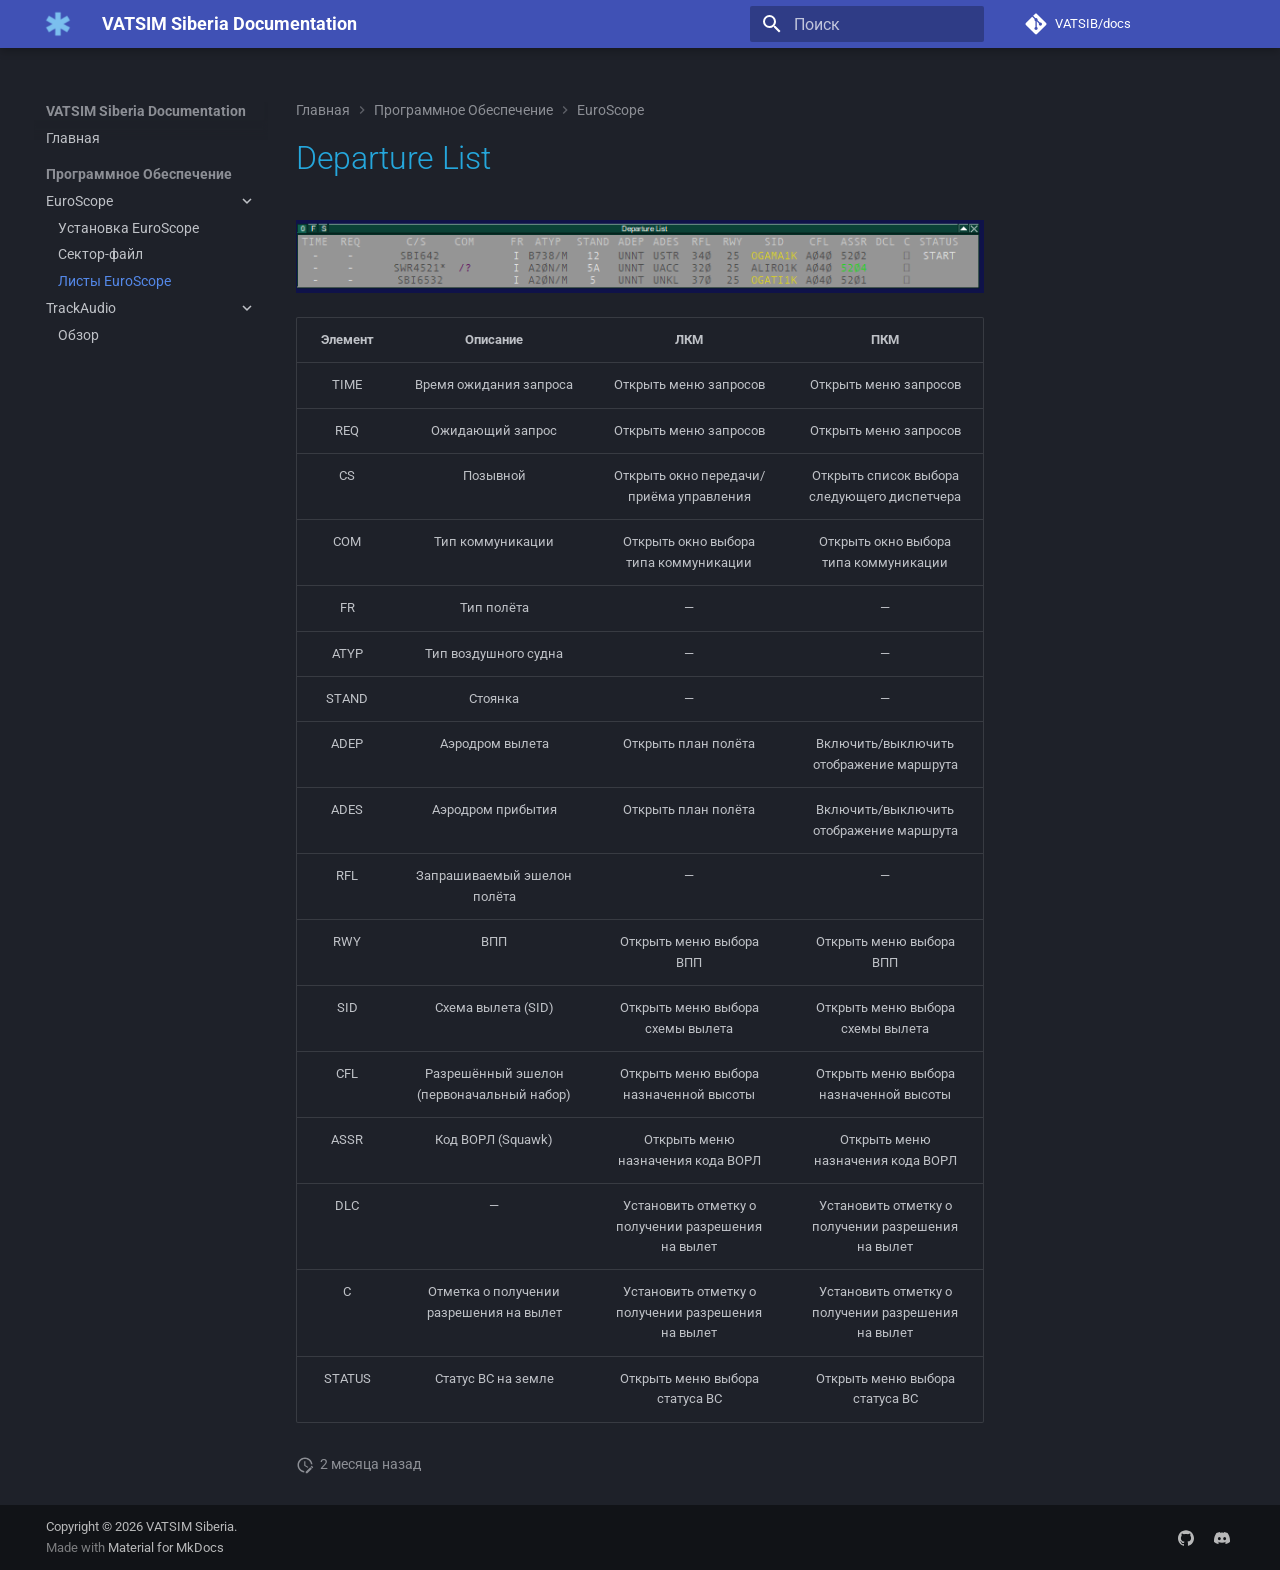
<file: software/lists/index.html>
<!doctype html>
<html lang="ru" class="no-js">
  <head>
    
      <meta charset="utf-8">
      <meta name="viewport" content="width=device-width,initial-scale=1">
      
      
      
        <link rel="canonical" href="https://vatsib.github.io/docs/software/lists/">
      
      
        <link rel="prev" href="../sector-file/">
      
      
      
        
      
      
      <link rel="icon" href="../../assets/images/favicon.png">
      <meta name="generator" content="mkdocs-1.6.1, mkdocs-material-9.7.7">
    
    
      
        <title>Листы EuroScope - VATSIM Siberia Documentation</title>
      
    
    
      <link rel="stylesheet" href="../../assets/stylesheets/main.ec1eaa64.min.css">
      
        
        <link rel="stylesheet" href="../../assets/stylesheets/palette.ab4e12ef.min.css">
      
      


    
    
      
    
    
      
        
        
        <link rel="preconnect" href="https://fonts.gstatic.com" crossorigin>
        <link rel="stylesheet" href="https://fonts.googleapis.com/css?family=Roboto:300,300i,400,400i,700,700i%7CRoboto+Mono:400,400i,700,700i&display=fallback">
        <style>:root{--md-text-font:"Roboto";--md-code-font:"Roboto Mono"}</style>
      
    
    
      <link rel="stylesheet" href="../../css/timeago.css">
    
      <link rel="stylesheet" href="../../assets/style/extra.css">
    
    <script>__md_scope=new URL("../..",location),__md_hash=e=>[...e].reduce(((e,_)=>(e<<5)-e+_.charCodeAt(0)),0),__md_get=(e,_=localStorage,t=__md_scope)=>JSON.parse(_.getItem(t.pathname+"."+e)),__md_set=(e,_,t=localStorage,a=__md_scope)=>{try{t.setItem(a.pathname+"."+e,JSON.stringify(_))}catch(e){}}</script>
    
      

    
    
  </head>
  
  
    
    
    
    
    
    <body dir="ltr" data-md-color-scheme="slate" data-md-color-primary="indigo" data-md-color-accent="pink">
  
    
    <input class="md-toggle" data-md-toggle="drawer" type="checkbox" id="__drawer" autocomplete="off">
    <input class="md-toggle" data-md-toggle="search" type="checkbox" id="__search" autocomplete="off">
    <label class="md-overlay" for="__drawer"></label>
    <div data-md-component="skip">
      
        
        <a href="#departure-list" class="md-skip">
          Перейти к содержанию
        </a>
      
    </div>
    <div data-md-component="announce">
      
    </div>
    
    
      

  

<header class="md-header md-header--shadow" data-md-component="header">
  <nav class="md-header__inner md-grid" aria-label="Верхний колонтитул">
    <a href="../.." title="VATSIM Siberia Documentation" class="md-header__button md-logo" aria-label="VATSIM Siberia Documentation" data-md-component="logo">
      
  <img src="../../assets/images/favicon.png" alt="logo">

    </a>
    <label class="md-header__button md-icon" for="__drawer">
      
      <svg xmlns="http://www.w3.org/2000/svg" viewBox="0 0 24 24"><path d="M3 6h18v2H3zm0 5h18v2H3zm0 5h18v2H3z"/></svg>
    </label>
    <div class="md-header__title" data-md-component="header-title">
      <div class="md-header__ellipsis">
        <div class="md-header__topic">
          <span class="md-ellipsis">
            VATSIM Siberia Documentation
          </span>
        </div>
        <div class="md-header__topic" data-md-component="header-topic">
          <span class="md-ellipsis">
            
              Листы EuroScope
            
          </span>
        </div>
      </div>
    </div>
    
      
    
    
    
    
      
      
        <label class="md-header__button md-icon" for="__search">
          
          <svg xmlns="http://www.w3.org/2000/svg" viewBox="0 0 24 24"><path d="M9.5 3A6.5 6.5 0 0 1 16 9.5c0 1.61-.59 3.09-1.56 4.23l.27.27h.79l5 5-1.5 1.5-5-5v-.79l-.27-.27A6.52 6.52 0 0 1 9.5 16 6.5 6.5 0 0 1 3 9.5 6.5 6.5 0 0 1 9.5 3m0 2C7 5 5 7 5 9.5S7 14 9.5 14 14 12 14 9.5 12 5 9.5 5"/></svg>
        </label>
        <div class="md-search" data-md-component="search" role="dialog">
  <label class="md-search__overlay" for="__search"></label>
  <div class="md-search__inner" role="search">
    <form class="md-search__form" name="search">
      <input type="text" class="md-search__input" name="query" aria-label="Поиск" placeholder="Поиск" autocapitalize="off" autocorrect="off" autocomplete="off" spellcheck="false" data-md-component="search-query" required>
      <label class="md-search__icon md-icon" for="__search">
        
        <svg xmlns="http://www.w3.org/2000/svg" viewBox="0 0 24 24"><path d="M9.5 3A6.5 6.5 0 0 1 16 9.5c0 1.61-.59 3.09-1.56 4.23l.27.27h.79l5 5-1.5 1.5-5-5v-.79l-.27-.27A6.52 6.52 0 0 1 9.5 16 6.5 6.5 0 0 1 3 9.5 6.5 6.5 0 0 1 9.5 3m0 2C7 5 5 7 5 9.5S7 14 9.5 14 14 12 14 9.5 12 5 9.5 5"/></svg>
        
        <svg xmlns="http://www.w3.org/2000/svg" viewBox="0 0 24 24"><path d="M20 11v2H8l5.5 5.5-1.42 1.42L4.16 12l7.92-7.92L13.5 5.5 8 11z"/></svg>
      </label>
      <nav class="md-search__options" aria-label="Поиск">
        
        <button type="reset" class="md-search__icon md-icon" title="Очистить" aria-label="Очистить" tabindex="-1">
          
          <svg xmlns="http://www.w3.org/2000/svg" viewBox="0 0 24 24"><path d="M19 6.41 17.59 5 12 10.59 6.41 5 5 6.41 10.59 12 5 17.59 6.41 19 12 13.41 17.59 19 19 17.59 13.41 12z"/></svg>
        </button>
      </nav>
      
    </form>
    <div class="md-search__output">
      <div class="md-search__scrollwrap" tabindex="0" data-md-scrollfix>
        <div class="md-search-result" data-md-component="search-result">
          <div class="md-search-result__meta">
            Инициализация поиска
          </div>
          <ol class="md-search-result__list" role="presentation"></ol>
        </div>
      </div>
    </div>
  </div>
</div>
      
    
    
      <div class="md-header__source">
        <a href="https://github.com/VATSIB/docs" title="Перейти к репозиторию" class="md-source" data-md-component="source">
  <div class="md-source__icon md-icon">
    
    <svg xmlns="http://www.w3.org/2000/svg" viewBox="0 0 448 512"><!--! Font Awesome Free 7.1.0 by @fontawesome - https://fontawesome.com License - https://fontawesome.com/license/free (Icons: CC BY 4.0, Fonts: SIL OFL 1.1, Code: MIT License) Copyright 2025 Fonticons, Inc.--><path d="M439.6 236.1 244 40.5c-5.4-5.5-12.8-8.5-20.4-8.5s-15 3-20.4 8.4L162.5 81l51.5 51.5c27.1-9.1 52.7 16.8 43.4 43.7l49.7 49.7c34.2-11.8 61.2 31 35.5 56.7-26.5 26.5-70.2-2.9-56-37.3L240.3 199v121.9c25.3 12.5 22.3 41.8 9.1 55-6.4 6.4-15.2 10.1-24.3 10.1s-17.8-3.6-24.3-10.1c-17.6-17.6-11.1-46.9 11.2-56v-123c-20.8-8.5-24.6-30.7-18.6-45L142.6 101 8.5 235.1C3 240.6 0 247.9 0 255.5s3 15 8.5 20.4l195.6 195.7c5.4 5.4 12.7 8.4 20.4 8.4s15-3 20.4-8.4l194.7-194.7c5.4-5.4 8.4-12.8 8.4-20.4s-3-15-8.4-20.4"/></svg>
  </div>
  <div class="md-source__repository">
    VATSIB/docs
  </div>
</a>
      </div>
    
  </nav>
  
</header>
    
    <div class="md-container" data-md-component="container">
      
      
        
          
        
      
      <main class="md-main" data-md-component="main">
        <div class="md-main__inner md-grid">
          
            
              
              <div class="md-sidebar md-sidebar--primary" data-md-component="sidebar" data-md-type="navigation" >
                <div class="md-sidebar__scrollwrap">
                  <div class="md-sidebar__inner">
                    



<nav class="md-nav md-nav--primary" aria-label="Навигация" data-md-level="0">
  <label class="md-nav__title" for="__drawer">
    <a href="../.." title="VATSIM Siberia Documentation" class="md-nav__button md-logo" aria-label="VATSIM Siberia Documentation" data-md-component="logo">
      
  <img src="../../assets/images/favicon.png" alt="logo">

    </a>
    VATSIM Siberia Documentation
  </label>
  
    <div class="md-nav__source">
      <a href="https://github.com/VATSIB/docs" title="Перейти к репозиторию" class="md-source" data-md-component="source">
  <div class="md-source__icon md-icon">
    
    <svg xmlns="http://www.w3.org/2000/svg" viewBox="0 0 448 512"><!--! Font Awesome Free 7.1.0 by @fontawesome - https://fontawesome.com License - https://fontawesome.com/license/free (Icons: CC BY 4.0, Fonts: SIL OFL 1.1, Code: MIT License) Copyright 2025 Fonticons, Inc.--><path d="M439.6 236.1 244 40.5c-5.4-5.5-12.8-8.5-20.4-8.5s-15 3-20.4 8.4L162.5 81l51.5 51.5c27.1-9.1 52.7 16.8 43.4 43.7l49.7 49.7c34.2-11.8 61.2 31 35.5 56.7-26.5 26.5-70.2-2.9-56-37.3L240.3 199v121.9c25.3 12.5 22.3 41.8 9.1 55-6.4 6.4-15.2 10.1-24.3 10.1s-17.8-3.6-24.3-10.1c-17.6-17.6-11.1-46.9 11.2-56v-123c-20.8-8.5-24.6-30.7-18.6-45L142.6 101 8.5 235.1C3 240.6 0 247.9 0 255.5s3 15 8.5 20.4l195.6 195.7c5.4 5.4 12.7 8.4 20.4 8.4s15-3 20.4-8.4l194.7-194.7c5.4-5.4 8.4-12.8 8.4-20.4s-3-15-8.4-20.4"/></svg>
  </div>
  <div class="md-source__repository">
    VATSIB/docs
  </div>
</a>
    </div>
  
  <ul class="md-nav__list" data-md-scrollfix>
    
      
      
  
  
  
  
    <li class="md-nav__item">
      <a href="../.." class="md-nav__link">
        
  
  
  <span class="md-ellipsis">
    
  
    Главная
  

    
  </span>
  
  

      </a>
    </li>
  

    
      
      
  
  
    
  
  
  
    
    
      
        
      
        
      
    
    
    
      
        
        
      
    
    
    <li class="md-nav__item md-nav__item--active md-nav__item--section md-nav__item--nested">
      
        
        
        <input class="md-nav__toggle md-toggle " type="checkbox" id="__nav_2" checked>
        
          
          <label class="md-nav__link" for="__nav_2" id="__nav_2_label" tabindex="">
            
  
  
  <span class="md-ellipsis">
    
  
    Программное Обеспечение
  

    
  </span>
  
  

            <span class="md-nav__icon md-icon"></span>
          </label>
        
        <nav class="md-nav" data-md-level="1" aria-labelledby="__nav_2_label" aria-expanded="true">
          <label class="md-nav__title" for="__nav_2">
            <span class="md-nav__icon md-icon"></span>
            
  
    Программное Обеспечение
  

          </label>
          <ul class="md-nav__list" data-md-scrollfix>
            
              
                
  
  
    
  
  
  
    
    
      
        
      
        
      
        
      
    
    
    
      
    
    
    <li class="md-nav__item md-nav__item--active md-nav__item--nested">
      
        
        
        <input class="md-nav__toggle md-toggle " type="checkbox" id="__nav_2_1" checked>
        
          
          <label class="md-nav__link" for="__nav_2_1" id="__nav_2_1_label" tabindex="0">
            
  
  
  <span class="md-ellipsis">
    
  
    EuroScope
  

    
  </span>
  
  

            <span class="md-nav__icon md-icon"></span>
          </label>
        
        <nav class="md-nav" data-md-level="2" aria-labelledby="__nav_2_1_label" aria-expanded="true">
          <label class="md-nav__title" for="__nav_2_1">
            <span class="md-nav__icon md-icon"></span>
            
  
    EuroScope
  

          </label>
          <ul class="md-nav__list" data-md-scrollfix>
            
              
                
  
  
  
  
    <li class="md-nav__item">
      <a href="../euroscope/" class="md-nav__link">
        
  
  
  <span class="md-ellipsis">
    
  
    Установка EuroScope
  

    
  </span>
  
  

      </a>
    </li>
  

              
            
              
                
  
  
  
  
    <li class="md-nav__item">
      <a href="../sector-file/" class="md-nav__link">
        
  
  
  <span class="md-ellipsis">
    
  
    Сектор-файл
  

    
  </span>
  
  

      </a>
    </li>
  

              
            
              
                
  
  
    
  
  
  
    <li class="md-nav__item md-nav__item--active">
      
      <input class="md-nav__toggle md-toggle" type="checkbox" id="__toc">
      
      
        
      
      
      <a href="./" class="md-nav__link md-nav__link--active">
        
  
  
  <span class="md-ellipsis">
    
  
    Листы EuroScope
  

    
  </span>
  
  

      </a>
      
    </li>
  

              
            
          </ul>
        </nav>
      
    </li>
  

              
            
              
                
  
  
  
  
    
    
      
        
      
    
    
    
      
    
    
    <li class="md-nav__item md-nav__item--nested">
      
        
        
          
        
        <input class="md-nav__toggle md-toggle md-toggle--indeterminate" type="checkbox" id="__nav_2_2" >
        
          
          <label class="md-nav__link" for="__nav_2_2" id="__nav_2_2_label" tabindex="0">
            
  
  
  <span class="md-ellipsis">
    
  
    TrackAudio
  

    
  </span>
  
  

            <span class="md-nav__icon md-icon"></span>
          </label>
        
        <nav class="md-nav" data-md-level="2" aria-labelledby="__nav_2_2_label" aria-expanded="false">
          <label class="md-nav__title" for="__nav_2_2">
            <span class="md-nav__icon md-icon"></span>
            
  
    TrackAudio
  

          </label>
          <ul class="md-nav__list" data-md-scrollfix>
            
              
                
  
  
  
  
    <li class="md-nav__item">
      <a href="../trackaudio.md" class="md-nav__link">
        
  
  
  <span class="md-ellipsis">
    
  
    Обзор
  

    
  </span>
  
  

      </a>
    </li>
  

              
            
          </ul>
        </nav>
      
    </li>
  

              
            
          </ul>
        </nav>
      
    </li>
  

    
  </ul>
</nav>
                  </div>
                </div>
              </div>
            
            
              
              <div class="md-sidebar md-sidebar--secondary" data-md-component="sidebar" data-md-type="toc" >
                <div class="md-sidebar__scrollwrap">
                  <div class="md-sidebar__inner">
                    

<nav class="md-nav md-nav--secondary" aria-label="Содержание">
  
  
  
    
  
  
</nav>
                  </div>
                </div>
              </div>
            
          
          
            <div class="md-content" data-md-component="content">
              
                



  


  <nav class="md-path" aria-label="Навигация" >
    <ol class="md-path__list">
      
        
  
  
    <li class="md-path__item">
      <a href="../.." class="md-path__link">
        
  <span class="md-ellipsis">
    Главная
  </span>

      </a>
    </li>
  

      
      
        
  
  
    
    
      
  
  
    
    
      <li class="md-path__item">
        <a href="../euroscope/" class="md-path__link">
          
  <span class="md-ellipsis">
    Программное Обеспечение
  </span>

        </a>
      </li>
    
  

    
  

      
        
  
  
    
    
      <li class="md-path__item">
        <a href="../euroscope/" class="md-path__link">
          
  <span class="md-ellipsis">
    EuroScope
  </span>

        </a>
      </li>
    
  

      
    </ol>
  </nav>

              
              <article class="md-content__inner md-typeset">
                
                  


  
  


<h1 id="departure-list">Departure List<a class="headerlink" href="#departure-list" title="Permanent link">&para;</a></h1>
<p><img alt="Departure List" src="deplist.png" /></p>
<table>
<thead>
<tr>
<th style="text-align: center;">Элемент</th>
<th style="text-align: center;">Описание</th>
<th style="text-align: center;">ЛКМ</th>
<th style="text-align: center;">ПКМ</th>
</tr>
</thead>
<tbody>
<tr>
<td style="text-align: center;">TIME</td>
<td style="text-align: center;">Время ожидания запроса</td>
<td style="text-align: center;">Открыть меню запросов</td>
<td style="text-align: center;">Открыть меню запросов</td>
</tr>
<tr>
<td style="text-align: center;">REQ</td>
<td style="text-align: center;">Ожидающий запрос</td>
<td style="text-align: center;">Открыть меню запросов</td>
<td style="text-align: center;">Открыть меню запросов</td>
</tr>
<tr>
<td style="text-align: center;">CS</td>
<td style="text-align: center;">Позывной</td>
<td style="text-align: center;">Открыть окно передачи/приёма управления</td>
<td style="text-align: center;">Открыть список выбора следующего диспетчера</td>
</tr>
<tr>
<td style="text-align: center;">COM</td>
<td style="text-align: center;">Тип коммуникации</td>
<td style="text-align: center;">Открыть окно выбора типа коммуникации</td>
<td style="text-align: center;">Открыть окно выбора типа коммуникации</td>
</tr>
<tr>
<td style="text-align: center;">FR</td>
<td style="text-align: center;">Тип полёта</td>
<td style="text-align: center;">—</td>
<td style="text-align: center;">—</td>
</tr>
<tr>
<td style="text-align: center;">ATYP</td>
<td style="text-align: center;">Тип воздушного судна</td>
<td style="text-align: center;">—</td>
<td style="text-align: center;">—</td>
</tr>
<tr>
<td style="text-align: center;">STAND</td>
<td style="text-align: center;">Стоянка</td>
<td style="text-align: center;">—</td>
<td style="text-align: center;">—</td>
</tr>
<tr>
<td style="text-align: center;">ADEP</td>
<td style="text-align: center;">Аэродром вылета</td>
<td style="text-align: center;">Открыть план полёта</td>
<td style="text-align: center;">Включить/выключить отображение маршрута</td>
</tr>
<tr>
<td style="text-align: center;">ADES</td>
<td style="text-align: center;">Аэродром прибытия</td>
<td style="text-align: center;">Открыть план полёта</td>
<td style="text-align: center;">Включить/выключить отображение маршрута</td>
</tr>
<tr>
<td style="text-align: center;">RFL</td>
<td style="text-align: center;">Запрашиваемый эшелон полёта</td>
<td style="text-align: center;">—</td>
<td style="text-align: center;">—</td>
</tr>
<tr>
<td style="text-align: center;">RWY</td>
<td style="text-align: center;">ВПП</td>
<td style="text-align: center;">Открыть меню выбора ВПП</td>
<td style="text-align: center;">Открыть меню выбора ВПП</td>
</tr>
<tr>
<td style="text-align: center;">SID</td>
<td style="text-align: center;">Схема вылета (SID)</td>
<td style="text-align: center;">Открыть меню выбора схемы вылета</td>
<td style="text-align: center;">Открыть меню выбора схемы вылета</td>
</tr>
<tr>
<td style="text-align: center;">CFL</td>
<td style="text-align: center;">Разрешённый эшелон (первоначальный набор)</td>
<td style="text-align: center;">Открыть меню выбора назначенной высоты</td>
<td style="text-align: center;">Открыть меню выбора назначенной высоты</td>
</tr>
<tr>
<td style="text-align: center;">ASSR</td>
<td style="text-align: center;">Код ВОРЛ (Squawk)</td>
<td style="text-align: center;">Открыть меню назначения кода ВОРЛ</td>
<td style="text-align: center;">Открыть меню назначения кода ВОРЛ</td>
</tr>
<tr>
<td style="text-align: center;">DLC</td>
<td style="text-align: center;">—</td>
<td style="text-align: center;">Установить отметку о получении разрешения на вылет</td>
<td style="text-align: center;">Установить отметку о получении разрешения на вылет</td>
</tr>
<tr>
<td style="text-align: center;">C</td>
<td style="text-align: center;">Отметка о получении разрешения на вылет</td>
<td style="text-align: center;">Установить отметку о получении разрешения на вылет</td>
<td style="text-align: center;">Установить отметку о получении разрешения на вылет</td>
</tr>
<tr>
<td style="text-align: center;">STATUS</td>
<td style="text-align: center;">Статус ВС на земле</td>
<td style="text-align: center;">Открыть меню выбора статуса ВС</td>
<td style="text-align: center;">Открыть меню выбора статуса ВС</td>
</tr>
</tbody>
</table>







  
    
  
  


  <aside class="md-source-file">
    
      
  <span class="md-source-file__fact">
    <span class="md-icon" title="Последнее обновление">
      <svg xmlns="http://www.w3.org/2000/svg" viewBox="0 0 24 24"><path d="M21 13.1c-.1 0-.3.1-.4.2l-1 1 2.1 2.1 1-1c.2-.2.2-.6 0-.8l-1.3-1.3c-.1-.1-.2-.2-.4-.2m-1.9 1.8-6.1 6V23h2.1l6.1-6.1zM12.5 7v5.2l4 2.4-1 1L11 13V7zM11 21.9c-5.1-.5-9-4.8-9-9.9C2 6.5 6.5 2 12 2c5.3 0 9.6 4.1 10 9.3-.3-.1-.6-.2-1-.2s-.7.1-1 .2C19.6 7.2 16.2 4 12 4c-4.4 0-8 3.6-8 8 0 4.1 3.1 7.5 7.1 7.9l-.1.2z"/></svg>
    </span>
    <span class="git-revision-date-localized-plugin git-revision-date-localized-plugin-timeago" title="6 сентября 2026 г. 12:33:50 UTC"><span class="timeago" datetime="2026-09-06T12:33:50+00:00" locale="ru"></span></span><span class="git-revision-date-localized-plugin git-revision-date-localized-plugin-iso_date" title="6 сентября 2026 г. 12:33:50 UTC">2026-09-06</span>
  </span>

    
    
    
    
  </aside>





                
              </article>
            </div>
          
          
<script>var target=document.getElementById(location.hash.slice(1));target&&target.name&&(target.checked=target.name.startsWith("__tabbed_"))</script>
        </div>
        
          <button type="button" class="md-top md-icon" data-md-component="top" hidden>
  
  <svg xmlns="http://www.w3.org/2000/svg" viewBox="0 0 24 24"><path d="M13 20h-2V8l-5.5 5.5-1.42-1.42L12 4.16l7.92 7.92-1.42 1.42L13 8z"/></svg>
  К началу
</button>
        
      </main>
      
        <footer class="md-footer">
  
  <div class="md-footer-meta md-typeset">
    <div class="md-footer-meta__inner md-grid">
      <div class="md-copyright">
  
    <div class="md-copyright__highlight">
      Copyright © 2026 VATSIM Siberia.
    </div>
  
  
    Made with
    <a href="https://squidfunk.github.io/mkdocs-material/" target="_blank" rel="noopener">
      Material for MkDocs
    </a>
  
</div>
      
        
<div class="md-social">
  
    
    
    
    
      
      
    
    <a href="https://github.com/VATSIB" target="_blank" rel="noopener" title="github.com" class="md-social__link">
      <svg xmlns="http://www.w3.org/2000/svg" viewBox="0 0 24 24"><path d="M12 .297c-6.63 0-12 5.373-12 12 0 5.303 3.438 9.8 8.205 11.385.6.113.82-.258.82-.577 0-.285-.01-1.04-.015-2.04-3.338.724-4.042-1.61-4.042-1.61C4.422 18.07 3.633 17.7 3.633 17.7c-1.087-.744.084-.729.084-.729 1.205.084 1.838 1.236 1.838 1.236 1.07 1.835 2.809 1.305 3.495.998.108-.776.417-1.305.76-1.605-2.665-.3-5.466-1.332-5.466-5.93 0-1.31.465-2.38 1.235-3.22-.135-.303-.54-1.523.105-3.176 0 0 1.005-.322 3.3 1.23.96-.267 1.98-.399 3-.405 1.02.006 2.04.138 3 .405 2.28-1.552 3.285-1.23 3.285-1.23.645 1.653.24 2.873.12 3.176.765.84 1.23 1.91 1.23 3.22 0 4.61-2.805 5.625-5.475 5.92.42.36.81 1.096.81 2.22 0 1.606-.015 2.896-.015 3.286 0 .315.21.69.825.57C20.565 22.092 24 17.592 24 12.297c0-6.627-5.373-12-12-12"/></svg>
    </a>
  
    
    
    
    
      
      
    
    <a href="https://community.vatsim.net/" target="_blank" rel="noopener" title="community.vatsim.net" class="md-social__link">
      <svg xmlns="http://www.w3.org/2000/svg" viewBox="0 0 24 24"><path d="M20.317 4.37a19.8 19.8 0 0 0-4.885-1.515.074.074 0 0 0-.079.037c-.21.375-.444.864-.608 1.25a18.3 18.3 0 0 0-5.487 0 13 13 0 0 0-.617-1.25.08.08 0 0 0-.079-.037A19.7 19.7 0 0 0 3.677 4.37a.1.1 0 0 0-.032.027C.533 9.046-.32 13.58.099 18.057a.08.08 0 0 0 .031.057 19.9 19.9 0 0 0 5.993 3.03.08.08 0 0 0 .084-.028c.462-.63.874-1.295 1.226-1.994a.076.076 0 0 0-.041-.106 13 13 0 0 1-1.872-.892.077.077 0 0 1-.008-.128 10 10 0 0 0 .372-.292.07.07 0 0 1 .077-.01c3.928 1.793 8.18 1.793 12.062 0a.07.07 0 0 1 .078.01c.12.098.246.198.373.292a.077.077 0 0 1-.006.127 12.3 12.3 0 0 1-1.873.892.077.077 0 0 0-.041.107c.36.698.772 1.362 1.225 1.993a.08.08 0 0 0 .084.028 19.8 19.8 0 0 0 6.002-3.03.08.08 0 0 0 .032-.054c.5-5.177-.838-9.674-3.549-13.66a.06.06 0 0 0-.031-.03M8.02 15.33c-1.182 0-2.157-1.085-2.157-2.419 0-1.333.956-2.419 2.157-2.419 1.21 0 2.176 1.096 2.157 2.42 0 1.333-.956 2.418-2.157 2.418m7.975 0c-1.183 0-2.157-1.085-2.157-2.419 0-1.333.955-2.419 2.157-2.419 1.21 0 2.176 1.096 2.157 2.42 0 1.333-.946 2.418-2.157 2.418"/></svg>
    </a>
  
</div>
      
    </div>
  </div>
</footer>
      
    </div>
    <div class="md-dialog" data-md-component="dialog">
      <div class="md-dialog__inner md-typeset"></div>
    </div>
    
      <div class="md-progress" data-md-component="progress" role="progressbar"></div>
    
    
    
      
      
      <script id="__config" type="application/json">{"annotate": null, "base": "../..", "features": ["navigation.instant", "navigation.instant.prefetch", "navigation.instant.progress", "navigation.sections", "navigation.expand", "navigation.path", "navigation.indexes", "navigation.top"], "search": "../../assets/javascripts/workers/search.2c215733.min.js", "tags": null, "translations": {"clipboard.copied": "\u0421\u043a\u043e\u043f\u0438\u0440\u043e\u0432\u0430\u043d\u043e \u0432 \u0431\u0443\u0444\u0435\u0440", "clipboard.copy": "\u041a\u043e\u043f\u0438\u0440\u043e\u0432\u0430\u0442\u044c \u0432 \u0431\u0443\u0444\u0435\u0440", "search.result.more.one": "\u0415\u0449\u0451 1 \u043d\u0430 \u044d\u0442\u043e\u0439 \u0441\u0442\u0440\u0430\u043d\u0438\u0446\u0435", "search.result.more.other": "\u0415\u0449\u0451 # \u043d\u0430 \u044d\u0442\u043e\u0439 \u0441\u0442\u0440\u0430\u043d\u0438\u0446\u0435", "search.result.none": "\u0421\u043e\u0432\u043f\u0430\u0434\u0435\u043d\u0438\u0439 \u043d\u0435 \u043d\u0430\u0439\u0434\u0435\u043d\u043e", "search.result.one": "\u041d\u0430\u0439\u0434\u0435\u043d\u043e 1 \u0441\u043e\u0432\u043f\u0430\u0434\u0435\u043d\u0438\u0435", "search.result.other": "\u041d\u0430\u0439\u0434\u0435\u043d\u043e \u0441\u043e\u0432\u043f\u0430\u0434\u0435\u043d\u0438\u0439: #", "search.result.placeholder": "\u041d\u0430\u0447\u043d\u0438\u0442\u0435 \u043f\u0435\u0447\u0430\u0442\u0430\u0442\u044c \u0434\u043b\u044f \u043f\u043e\u0438\u0441\u043a\u0430", "search.result.term.missing": "\u041e\u0442\u0441\u0443\u0442\u0441\u0442\u0432\u0443\u0435\u0442", "select.version": "\u0412\u044b\u0431\u0435\u0440\u0438\u0442\u0435 \u0432\u0435\u0440\u0441\u0438\u044e"}, "version": null}</script>
    
    
      <script src="../../assets/javascripts/bundle.d7400e89.min.js"></script>
      
        <script src="../../js/timeago.min.js"></script>
      
        <script src="../../js/timeago_mkdocs_material.js"></script>
      
        <script src="../../assets/scripts/links.js"></script>
      
    
  </body>
</html>
</file>
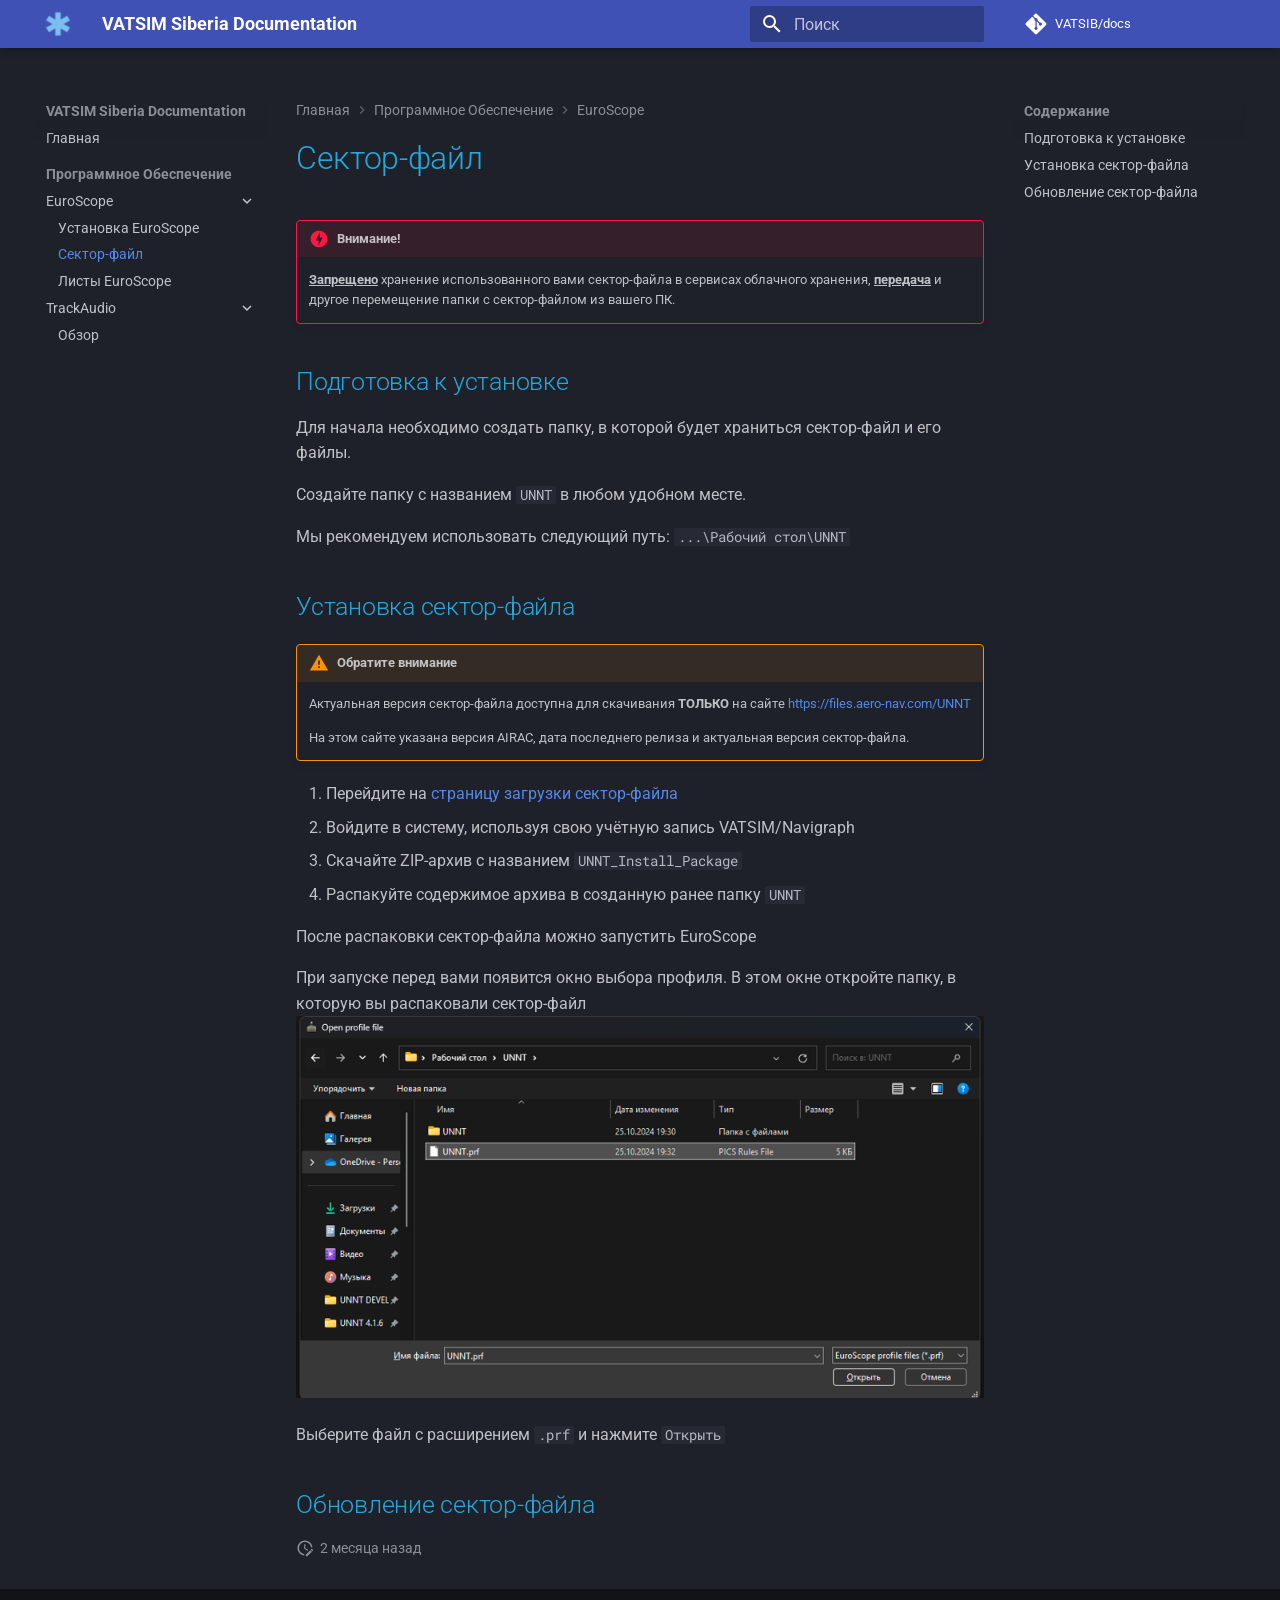
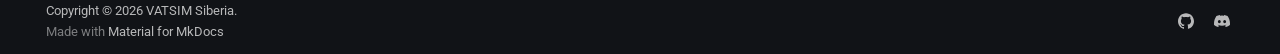
<file: software/sector-file/index.html>
<!doctype html>
<html lang="ru" class="no-js">
  <head>
    
      <meta charset="utf-8">
      <meta name="viewport" content="width=device-width,initial-scale=1">
      
      
      
        <link rel="canonical" href="https://vatsib.github.io/docs/software/sector-file/">
      
      
        <link rel="prev" href="../euroscope/">
      
      
        <link rel="next" href="../lists/">
      
      
        
      
      
      <link rel="icon" href="../../assets/images/favicon.png">
      <meta name="generator" content="mkdocs-1.6.1, mkdocs-material-9.7.7">
    
    
      
        <title>Сектор-файл - VATSIM Siberia Documentation</title>
      
    
    
      <link rel="stylesheet" href="../../assets/stylesheets/main.ec1eaa64.min.css">
      
        
        <link rel="stylesheet" href="../../assets/stylesheets/palette.ab4e12ef.min.css">
      
      


    
    
      
    
    
      
        
        
        <link rel="preconnect" href="https://fonts.gstatic.com" crossorigin>
        <link rel="stylesheet" href="https://fonts.googleapis.com/css?family=Roboto:300,300i,400,400i,700,700i%7CRoboto+Mono:400,400i,700,700i&display=fallback">
        <style>:root{--md-text-font:"Roboto";--md-code-font:"Roboto Mono"}</style>
      
    
    
      <link rel="stylesheet" href="../../css/timeago.css">
    
      <link rel="stylesheet" href="../../assets/style/extra.css">
    
    <script>__md_scope=new URL("../..",location),__md_hash=e=>[...e].reduce(((e,_)=>(e<<5)-e+_.charCodeAt(0)),0),__md_get=(e,_=localStorage,t=__md_scope)=>JSON.parse(_.getItem(t.pathname+"."+e)),__md_set=(e,_,t=localStorage,a=__md_scope)=>{try{t.setItem(a.pathname+"."+e,JSON.stringify(_))}catch(e){}}</script>
    
      

    
    
  </head>
  
  
    
    
    
    
    
    <body dir="ltr" data-md-color-scheme="slate" data-md-color-primary="indigo" data-md-color-accent="pink">
  
    
    <input class="md-toggle" data-md-toggle="drawer" type="checkbox" id="__drawer" autocomplete="off">
    <input class="md-toggle" data-md-toggle="search" type="checkbox" id="__search" autocomplete="off">
    <label class="md-overlay" for="__drawer"></label>
    <div data-md-component="skip">
      
        
        <a href="#preparation" class="md-skip">
          Перейти к содержанию
        </a>
      
    </div>
    <div data-md-component="announce">
      
    </div>
    
    
      

  

<header class="md-header md-header--shadow" data-md-component="header">
  <nav class="md-header__inner md-grid" aria-label="Верхний колонтитул">
    <a href="../.." title="VATSIM Siberia Documentation" class="md-header__button md-logo" aria-label="VATSIM Siberia Documentation" data-md-component="logo">
      
  <img src="../../assets/images/favicon.png" alt="logo">

    </a>
    <label class="md-header__button md-icon" for="__drawer">
      
      <svg xmlns="http://www.w3.org/2000/svg" viewBox="0 0 24 24"><path d="M3 6h18v2H3zm0 5h18v2H3zm0 5h18v2H3z"/></svg>
    </label>
    <div class="md-header__title" data-md-component="header-title">
      <div class="md-header__ellipsis">
        <div class="md-header__topic">
          <span class="md-ellipsis">
            VATSIM Siberia Documentation
          </span>
        </div>
        <div class="md-header__topic" data-md-component="header-topic">
          <span class="md-ellipsis">
            
              Сектор-файл
            
          </span>
        </div>
      </div>
    </div>
    
      
    
    
    
    
      
      
        <label class="md-header__button md-icon" for="__search">
          
          <svg xmlns="http://www.w3.org/2000/svg" viewBox="0 0 24 24"><path d="M9.5 3A6.5 6.5 0 0 1 16 9.5c0 1.61-.59 3.09-1.56 4.23l.27.27h.79l5 5-1.5 1.5-5-5v-.79l-.27-.27A6.52 6.52 0 0 1 9.5 16 6.5 6.5 0 0 1 3 9.5 6.5 6.5 0 0 1 9.5 3m0 2C7 5 5 7 5 9.5S7 14 9.5 14 14 12 14 9.5 12 5 9.5 5"/></svg>
        </label>
        <div class="md-search" data-md-component="search" role="dialog">
  <label class="md-search__overlay" for="__search"></label>
  <div class="md-search__inner" role="search">
    <form class="md-search__form" name="search">
      <input type="text" class="md-search__input" name="query" aria-label="Поиск" placeholder="Поиск" autocapitalize="off" autocorrect="off" autocomplete="off" spellcheck="false" data-md-component="search-query" required>
      <label class="md-search__icon md-icon" for="__search">
        
        <svg xmlns="http://www.w3.org/2000/svg" viewBox="0 0 24 24"><path d="M9.5 3A6.5 6.5 0 0 1 16 9.5c0 1.61-.59 3.09-1.56 4.23l.27.27h.79l5 5-1.5 1.5-5-5v-.79l-.27-.27A6.52 6.52 0 0 1 9.5 16 6.5 6.5 0 0 1 3 9.5 6.5 6.5 0 0 1 9.5 3m0 2C7 5 5 7 5 9.5S7 14 9.5 14 14 12 14 9.5 12 5 9.5 5"/></svg>
        
        <svg xmlns="http://www.w3.org/2000/svg" viewBox="0 0 24 24"><path d="M20 11v2H8l5.5 5.5-1.42 1.42L4.16 12l7.92-7.92L13.5 5.5 8 11z"/></svg>
      </label>
      <nav class="md-search__options" aria-label="Поиск">
        
        <button type="reset" class="md-search__icon md-icon" title="Очистить" aria-label="Очистить" tabindex="-1">
          
          <svg xmlns="http://www.w3.org/2000/svg" viewBox="0 0 24 24"><path d="M19 6.41 17.59 5 12 10.59 6.41 5 5 6.41 10.59 12 5 17.59 6.41 19 12 13.41 17.59 19 19 17.59 13.41 12z"/></svg>
        </button>
      </nav>
      
    </form>
    <div class="md-search__output">
      <div class="md-search__scrollwrap" tabindex="0" data-md-scrollfix>
        <div class="md-search-result" data-md-component="search-result">
          <div class="md-search-result__meta">
            Инициализация поиска
          </div>
          <ol class="md-search-result__list" role="presentation"></ol>
        </div>
      </div>
    </div>
  </div>
</div>
      
    
    
      <div class="md-header__source">
        <a href="https://github.com/VATSIB/docs" title="Перейти к репозиторию" class="md-source" data-md-component="source">
  <div class="md-source__icon md-icon">
    
    <svg xmlns="http://www.w3.org/2000/svg" viewBox="0 0 448 512"><!--! Font Awesome Free 7.1.0 by @fontawesome - https://fontawesome.com License - https://fontawesome.com/license/free (Icons: CC BY 4.0, Fonts: SIL OFL 1.1, Code: MIT License) Copyright 2025 Fonticons, Inc.--><path d="M439.6 236.1 244 40.5c-5.4-5.5-12.8-8.5-20.4-8.5s-15 3-20.4 8.4L162.5 81l51.5 51.5c27.1-9.1 52.7 16.8 43.4 43.7l49.7 49.7c34.2-11.8 61.2 31 35.5 56.7-26.5 26.5-70.2-2.9-56-37.3L240.3 199v121.9c25.3 12.5 22.3 41.8 9.1 55-6.4 6.4-15.2 10.1-24.3 10.1s-17.8-3.6-24.3-10.1c-17.6-17.6-11.1-46.9 11.2-56v-123c-20.8-8.5-24.6-30.7-18.6-45L142.6 101 8.5 235.1C3 240.6 0 247.9 0 255.5s3 15 8.5 20.4l195.6 195.7c5.4 5.4 12.7 8.4 20.4 8.4s15-3 20.4-8.4l194.7-194.7c5.4-5.4 8.4-12.8 8.4-20.4s-3-15-8.4-20.4"/></svg>
  </div>
  <div class="md-source__repository">
    VATSIB/docs
  </div>
</a>
      </div>
    
  </nav>
  
</header>
    
    <div class="md-container" data-md-component="container">
      
      
        
          
        
      
      <main class="md-main" data-md-component="main">
        <div class="md-main__inner md-grid">
          
            
              
              <div class="md-sidebar md-sidebar--primary" data-md-component="sidebar" data-md-type="navigation" >
                <div class="md-sidebar__scrollwrap">
                  <div class="md-sidebar__inner">
                    



<nav class="md-nav md-nav--primary" aria-label="Навигация" data-md-level="0">
  <label class="md-nav__title" for="__drawer">
    <a href="../.." title="VATSIM Siberia Documentation" class="md-nav__button md-logo" aria-label="VATSIM Siberia Documentation" data-md-component="logo">
      
  <img src="../../assets/images/favicon.png" alt="logo">

    </a>
    VATSIM Siberia Documentation
  </label>
  
    <div class="md-nav__source">
      <a href="https://github.com/VATSIB/docs" title="Перейти к репозиторию" class="md-source" data-md-component="source">
  <div class="md-source__icon md-icon">
    
    <svg xmlns="http://www.w3.org/2000/svg" viewBox="0 0 448 512"><!--! Font Awesome Free 7.1.0 by @fontawesome - https://fontawesome.com License - https://fontawesome.com/license/free (Icons: CC BY 4.0, Fonts: SIL OFL 1.1, Code: MIT License) Copyright 2025 Fonticons, Inc.--><path d="M439.6 236.1 244 40.5c-5.4-5.5-12.8-8.5-20.4-8.5s-15 3-20.4 8.4L162.5 81l51.5 51.5c27.1-9.1 52.7 16.8 43.4 43.7l49.7 49.7c34.2-11.8 61.2 31 35.5 56.7-26.5 26.5-70.2-2.9-56-37.3L240.3 199v121.9c25.3 12.5 22.3 41.8 9.1 55-6.4 6.4-15.2 10.1-24.3 10.1s-17.8-3.6-24.3-10.1c-17.6-17.6-11.1-46.9 11.2-56v-123c-20.8-8.5-24.6-30.7-18.6-45L142.6 101 8.5 235.1C3 240.6 0 247.9 0 255.5s3 15 8.5 20.4l195.6 195.7c5.4 5.4 12.7 8.4 20.4 8.4s15-3 20.4-8.4l194.7-194.7c5.4-5.4 8.4-12.8 8.4-20.4s-3-15-8.4-20.4"/></svg>
  </div>
  <div class="md-source__repository">
    VATSIB/docs
  </div>
</a>
    </div>
  
  <ul class="md-nav__list" data-md-scrollfix>
    
      
      
  
  
  
  
    <li class="md-nav__item">
      <a href="../.." class="md-nav__link">
        
  
  
  <span class="md-ellipsis">
    
  
    Главная
  

    
  </span>
  
  

      </a>
    </li>
  

    
      
      
  
  
    
  
  
  
    
    
      
        
      
        
      
    
    
    
      
        
        
      
    
    
    <li class="md-nav__item md-nav__item--active md-nav__item--section md-nav__item--nested">
      
        
        
        <input class="md-nav__toggle md-toggle " type="checkbox" id="__nav_2" checked>
        
          
          <label class="md-nav__link" for="__nav_2" id="__nav_2_label" tabindex="">
            
  
  
  <span class="md-ellipsis">
    
  
    Программное Обеспечение
  

    
  </span>
  
  

            <span class="md-nav__icon md-icon"></span>
          </label>
        
        <nav class="md-nav" data-md-level="1" aria-labelledby="__nav_2_label" aria-expanded="true">
          <label class="md-nav__title" for="__nav_2">
            <span class="md-nav__icon md-icon"></span>
            
  
    Программное Обеспечение
  

          </label>
          <ul class="md-nav__list" data-md-scrollfix>
            
              
                
  
  
    
  
  
  
    
    
      
        
      
        
      
        
      
    
    
    
      
    
    
    <li class="md-nav__item md-nav__item--active md-nav__item--nested">
      
        
        
        <input class="md-nav__toggle md-toggle " type="checkbox" id="__nav_2_1" checked>
        
          
          <label class="md-nav__link" for="__nav_2_1" id="__nav_2_1_label" tabindex="0">
            
  
  
  <span class="md-ellipsis">
    
  
    EuroScope
  

    
  </span>
  
  

            <span class="md-nav__icon md-icon"></span>
          </label>
        
        <nav class="md-nav" data-md-level="2" aria-labelledby="__nav_2_1_label" aria-expanded="true">
          <label class="md-nav__title" for="__nav_2_1">
            <span class="md-nav__icon md-icon"></span>
            
  
    EuroScope
  

          </label>
          <ul class="md-nav__list" data-md-scrollfix>
            
              
                
  
  
  
  
    <li class="md-nav__item">
      <a href="../euroscope/" class="md-nav__link">
        
  
  
  <span class="md-ellipsis">
    
  
    Установка EuroScope
  

    
  </span>
  
  

      </a>
    </li>
  

              
            
              
                
  
  
    
  
  
  
    <li class="md-nav__item md-nav__item--active">
      
      <input class="md-nav__toggle md-toggle" type="checkbox" id="__toc">
      
      
      
        <label class="md-nav__link md-nav__link--active" for="__toc">
          
  
  
  <span class="md-ellipsis">
    
  
    Сектор-файл
  

    
  </span>
  
  

          <span class="md-nav__icon md-icon"></span>
        </label>
      
      <a href="./" class="md-nav__link md-nav__link--active">
        
  
  
  <span class="md-ellipsis">
    
  
    Сектор-файл
  

    
  </span>
  
  

      </a>
      
        

<nav class="md-nav md-nav--secondary" aria-label="Содержание">
  
  
  
  
    <label class="md-nav__title" for="__toc">
      <span class="md-nav__icon md-icon"></span>
      Содержание
    </label>
    <ul class="md-nav__list" data-md-component="toc" data-md-scrollfix>
      
        <li class="md-nav__item">
  <a href="#preparation" class="md-nav__link">
    <span class="md-ellipsis">
      
        Подготовка к установке
      
    </span>
  </a>
  
</li>
      
        <li class="md-nav__item">
  <a href="#instalation" class="md-nav__link">
    <span class="md-ellipsis">
      
        Установка сектор-файла
      
    </span>
  </a>
  
</li>
      
        <li class="md-nav__item">
  <a href="#updating" class="md-nav__link">
    <span class="md-ellipsis">
      
        Обновление сектор-файла
      
    </span>
  </a>
  
</li>
      
    </ul>
  
</nav>
      
    </li>
  

              
            
              
                
  
  
  
  
    <li class="md-nav__item">
      <a href="../lists/" class="md-nav__link">
        
  
  
  <span class="md-ellipsis">
    
  
    Листы EuroScope
  

    
  </span>
  
  

      </a>
    </li>
  

              
            
          </ul>
        </nav>
      
    </li>
  

              
            
              
                
  
  
  
  
    
    
      
        
      
    
    
    
      
    
    
    <li class="md-nav__item md-nav__item--nested">
      
        
        
          
        
        <input class="md-nav__toggle md-toggle md-toggle--indeterminate" type="checkbox" id="__nav_2_2" >
        
          
          <label class="md-nav__link" for="__nav_2_2" id="__nav_2_2_label" tabindex="0">
            
  
  
  <span class="md-ellipsis">
    
  
    TrackAudio
  

    
  </span>
  
  

            <span class="md-nav__icon md-icon"></span>
          </label>
        
        <nav class="md-nav" data-md-level="2" aria-labelledby="__nav_2_2_label" aria-expanded="false">
          <label class="md-nav__title" for="__nav_2_2">
            <span class="md-nav__icon md-icon"></span>
            
  
    TrackAudio
  

          </label>
          <ul class="md-nav__list" data-md-scrollfix>
            
              
                
  
  
  
  
    <li class="md-nav__item">
      <a href="../trackaudio.md" class="md-nav__link">
        
  
  
  <span class="md-ellipsis">
    
  
    Обзор
  

    
  </span>
  
  

      </a>
    </li>
  

              
            
          </ul>
        </nav>
      
    </li>
  

              
            
          </ul>
        </nav>
      
    </li>
  

    
  </ul>
</nav>
                  </div>
                </div>
              </div>
            
            
              
              <div class="md-sidebar md-sidebar--secondary" data-md-component="sidebar" data-md-type="toc" >
                <div class="md-sidebar__scrollwrap">
                  <div class="md-sidebar__inner">
                    

<nav class="md-nav md-nav--secondary" aria-label="Содержание">
  
  
  
  
    <label class="md-nav__title" for="__toc">
      <span class="md-nav__icon md-icon"></span>
      Содержание
    </label>
    <ul class="md-nav__list" data-md-component="toc" data-md-scrollfix>
      
        <li class="md-nav__item">
  <a href="#preparation" class="md-nav__link">
    <span class="md-ellipsis">
      
        Подготовка к установке
      
    </span>
  </a>
  
</li>
      
        <li class="md-nav__item">
  <a href="#instalation" class="md-nav__link">
    <span class="md-ellipsis">
      
        Установка сектор-файла
      
    </span>
  </a>
  
</li>
      
        <li class="md-nav__item">
  <a href="#updating" class="md-nav__link">
    <span class="md-ellipsis">
      
        Обновление сектор-файла
      
    </span>
  </a>
  
</li>
      
    </ul>
  
</nav>
                  </div>
                </div>
              </div>
            
          
          
            <div class="md-content" data-md-component="content">
              
                



  


  <nav class="md-path" aria-label="Навигация" >
    <ol class="md-path__list">
      
        
  
  
    <li class="md-path__item">
      <a href="../.." class="md-path__link">
        
  <span class="md-ellipsis">
    Главная
  </span>

      </a>
    </li>
  

      
      
        
  
  
    
    
      
  
  
    
    
      <li class="md-path__item">
        <a href="../euroscope/" class="md-path__link">
          
  <span class="md-ellipsis">
    Программное Обеспечение
  </span>

        </a>
      </li>
    
  

    
  

      
        
  
  
    
    
      <li class="md-path__item">
        <a href="../euroscope/" class="md-path__link">
          
  <span class="md-ellipsis">
    EuroScope
  </span>

        </a>
      </li>
    
  

      
    </ol>
  </nav>

              
              <article class="md-content__inner md-typeset">
                
                  


  
  


  <h1>Сектор-файл</h1>

<div class="admonition danger">
<p class="admonition-title">Внимание!</p>
<p><strong><u>Запрещено</u></strong> хранение использованного вами сектор-файла в сервисах облачного хранения, <strong><u>передача</u></strong> и другое перемещение папки с сектор-файлом из вашего ПК.</p>
</div>
<h2 id="preparation">Подготовка к установке<a class="headerlink" href="#preparation" title="Permanent link">&para;</a></h2>
<p>Для начала необходимо создать папку, в которой будет храниться сектор-файл и его файлы.</p>
<p>Создайте папку с названием <code>UNNT</code> в любом удобном месте.</p>
<p>Мы рекомендуем использовать следующий путь: <code>...\Рабочий стол\UNNT</code></p>
<h2 id="instalation">Установка сектор-файла<a class="headerlink" href="#instalation" title="Permanent link">&para;</a></h2>
<div class="admonition warning">
<p class="admonition-title">Обратите внимание</p>
<p>Актуальная версия сектор-файла доступна для скачивания <strong>ТОЛЬКО</strong> на сайте <a href="https://files.aero-nav.com/UNNT">https://files.aero-nav.com/UNNT</a></p>
<p>На этом сайте указана версия AIRAC, дата последнего релиза и актуальная версия сектор-файла.</p>
</div>
<ol>
<li>Перейдите на <a href="https://files.aero-nav.com/UNNT">страницу загрузки сектор-файла</a></li>
<li>Войдите в систему, используя свою учётную запись VATSIM/Navigraph</li>
<li>Скачайте ZIP-архив с названием <code>UNNT_Install_Package</code></li>
<li>Распакуйте содержимое архива в созданную ранее папку <code>UNNT</code></li>
</ol>
<p>После распаковки сектор-файла можно запустить EuroScope</p>
<p>При запуске перед вами появится окно выбора профиля.
В этом окне откройте папку, в которую вы распаковали сектор-файл
<img alt="Окно выбора профиля" src="../euroscope/images/openprofile.png" /></p>
<p>Выберите файл с расширением <code>.prf</code> и нажмите <code>Открыть</code></p>
<h2 id="updating">Обновление сектор-файла<a class="headerlink" href="#updating" title="Permanent link">&para;</a></h2>
<!-- 

После создания папки распаковать архив в нее.
Если у вас уже была установлена предыдущая версия сектор-файла, то ее необходимо **полностью удалить**.

 **[Сектор-файл](https://files.aero-nav.com/)** -->







  
    
  
  


  <aside class="md-source-file">
    
      
  <span class="md-source-file__fact">
    <span class="md-icon" title="Последнее обновление">
      <svg xmlns="http://www.w3.org/2000/svg" viewBox="0 0 24 24"><path d="M21 13.1c-.1 0-.3.1-.4.2l-1 1 2.1 2.1 1-1c.2-.2.2-.6 0-.8l-1.3-1.3c-.1-.1-.2-.2-.4-.2m-1.9 1.8-6.1 6V23h2.1l6.1-6.1zM12.5 7v5.2l4 2.4-1 1L11 13V7zM11 21.9c-5.1-.5-9-4.8-9-9.9C2 6.5 6.5 2 12 2c5.3 0 9.6 4.1 10 9.3-.3-.1-.6-.2-1-.2s-.7.1-1 .2C19.6 7.2 16.2 4 12 4c-4.4 0-8 3.6-8 8 0 4.1 3.1 7.5 7.1 7.9l-.1.2z"/></svg>
    </span>
    <span class="git-revision-date-localized-plugin git-revision-date-localized-plugin-timeago" title="6 сентября 2026 г. 12:33:50 UTC"><span class="timeago" datetime="2026-09-06T12:33:50+00:00" locale="ru"></span></span><span class="git-revision-date-localized-plugin git-revision-date-localized-plugin-iso_date" title="6 сентября 2026 г. 12:33:50 UTC">2026-09-06</span>
  </span>

    
    
    
    
  </aside>





                
              </article>
            </div>
          
          
<script>var target=document.getElementById(location.hash.slice(1));target&&target.name&&(target.checked=target.name.startsWith("__tabbed_"))</script>
        </div>
        
          <button type="button" class="md-top md-icon" data-md-component="top" hidden>
  
  <svg xmlns="http://www.w3.org/2000/svg" viewBox="0 0 24 24"><path d="M13 20h-2V8l-5.5 5.5-1.42-1.42L12 4.16l7.92 7.92-1.42 1.42L13 8z"/></svg>
  К началу
</button>
        
      </main>
      
        <footer class="md-footer">
  
  <div class="md-footer-meta md-typeset">
    <div class="md-footer-meta__inner md-grid">
      <div class="md-copyright">
  
    <div class="md-copyright__highlight">
      Copyright © 2026 VATSIM Siberia.
    </div>
  
  
    Made with
    <a href="https://squidfunk.github.io/mkdocs-material/" target="_blank" rel="noopener">
      Material for MkDocs
    </a>
  
</div>
      
        
<div class="md-social">
  
    
    
    
    
      
      
    
    <a href="https://github.com/VATSIB" target="_blank" rel="noopener" title="github.com" class="md-social__link">
      <svg xmlns="http://www.w3.org/2000/svg" viewBox="0 0 24 24"><path d="M12 .297c-6.63 0-12 5.373-12 12 0 5.303 3.438 9.8 8.205 11.385.6.113.82-.258.82-.577 0-.285-.01-1.04-.015-2.04-3.338.724-4.042-1.61-4.042-1.61C4.422 18.07 3.633 17.7 3.633 17.7c-1.087-.744.084-.729.084-.729 1.205.084 1.838 1.236 1.838 1.236 1.07 1.835 2.809 1.305 3.495.998.108-.776.417-1.305.76-1.605-2.665-.3-5.466-1.332-5.466-5.93 0-1.31.465-2.38 1.235-3.22-.135-.303-.54-1.523.105-3.176 0 0 1.005-.322 3.3 1.23.96-.267 1.98-.399 3-.405 1.02.006 2.04.138 3 .405 2.28-1.552 3.285-1.23 3.285-1.23.645 1.653.24 2.873.12 3.176.765.84 1.23 1.91 1.23 3.22 0 4.61-2.805 5.625-5.475 5.92.42.36.81 1.096.81 2.22 0 1.606-.015 2.896-.015 3.286 0 .315.21.69.825.57C20.565 22.092 24 17.592 24 12.297c0-6.627-5.373-12-12-12"/></svg>
    </a>
  
    
    
    
    
      
      
    
    <a href="https://community.vatsim.net/" target="_blank" rel="noopener" title="community.vatsim.net" class="md-social__link">
      <svg xmlns="http://www.w3.org/2000/svg" viewBox="0 0 24 24"><path d="M20.317 4.37a19.8 19.8 0 0 0-4.885-1.515.074.074 0 0 0-.079.037c-.21.375-.444.864-.608 1.25a18.3 18.3 0 0 0-5.487 0 13 13 0 0 0-.617-1.25.08.08 0 0 0-.079-.037A19.7 19.7 0 0 0 3.677 4.37a.1.1 0 0 0-.032.027C.533 9.046-.32 13.58.099 18.057a.08.08 0 0 0 .031.057 19.9 19.9 0 0 0 5.993 3.03.08.08 0 0 0 .084-.028c.462-.63.874-1.295 1.226-1.994a.076.076 0 0 0-.041-.106 13 13 0 0 1-1.872-.892.077.077 0 0 1-.008-.128 10 10 0 0 0 .372-.292.07.07 0 0 1 .077-.01c3.928 1.793 8.18 1.793 12.062 0a.07.07 0 0 1 .078.01c.12.098.246.198.373.292a.077.077 0 0 1-.006.127 12.3 12.3 0 0 1-1.873.892.077.077 0 0 0-.041.107c.36.698.772 1.362 1.225 1.993a.08.08 0 0 0 .084.028 19.8 19.8 0 0 0 6.002-3.03.08.08 0 0 0 .032-.054c.5-5.177-.838-9.674-3.549-13.66a.06.06 0 0 0-.031-.03M8.02 15.33c-1.182 0-2.157-1.085-2.157-2.419 0-1.333.956-2.419 2.157-2.419 1.21 0 2.176 1.096 2.157 2.42 0 1.333-.956 2.418-2.157 2.418m7.975 0c-1.183 0-2.157-1.085-2.157-2.419 0-1.333.955-2.419 2.157-2.419 1.21 0 2.176 1.096 2.157 2.42 0 1.333-.946 2.418-2.157 2.418"/></svg>
    </a>
  
</div>
      
    </div>
  </div>
</footer>
      
    </div>
    <div class="md-dialog" data-md-component="dialog">
      <div class="md-dialog__inner md-typeset"></div>
    </div>
    
      <div class="md-progress" data-md-component="progress" role="progressbar"></div>
    
    
    
      
      
      <script id="__config" type="application/json">{"annotate": null, "base": "../..", "features": ["navigation.instant", "navigation.instant.prefetch", "navigation.instant.progress", "navigation.sections", "navigation.expand", "navigation.path", "navigation.indexes", "navigation.top"], "search": "../../assets/javascripts/workers/search.2c215733.min.js", "tags": null, "translations": {"clipboard.copied": "\u0421\u043a\u043e\u043f\u0438\u0440\u043e\u0432\u0430\u043d\u043e \u0432 \u0431\u0443\u0444\u0435\u0440", "clipboard.copy": "\u041a\u043e\u043f\u0438\u0440\u043e\u0432\u0430\u0442\u044c \u0432 \u0431\u0443\u0444\u0435\u0440", "search.result.more.one": "\u0415\u0449\u0451 1 \u043d\u0430 \u044d\u0442\u043e\u0439 \u0441\u0442\u0440\u0430\u043d\u0438\u0446\u0435", "search.result.more.other": "\u0415\u0449\u0451 # \u043d\u0430 \u044d\u0442\u043e\u0439 \u0441\u0442\u0440\u0430\u043d\u0438\u0446\u0435", "search.result.none": "\u0421\u043e\u0432\u043f\u0430\u0434\u0435\u043d\u0438\u0439 \u043d\u0435 \u043d\u0430\u0439\u0434\u0435\u043d\u043e", "search.result.one": "\u041d\u0430\u0439\u0434\u0435\u043d\u043e 1 \u0441\u043e\u0432\u043f\u0430\u0434\u0435\u043d\u0438\u0435", "search.result.other": "\u041d\u0430\u0439\u0434\u0435\u043d\u043e \u0441\u043e\u0432\u043f\u0430\u0434\u0435\u043d\u0438\u0439: #", "search.result.placeholder": "\u041d\u0430\u0447\u043d\u0438\u0442\u0435 \u043f\u0435\u0447\u0430\u0442\u0430\u0442\u044c \u0434\u043b\u044f \u043f\u043e\u0438\u0441\u043a\u0430", "search.result.term.missing": "\u041e\u0442\u0441\u0443\u0442\u0441\u0442\u0432\u0443\u0435\u0442", "select.version": "\u0412\u044b\u0431\u0435\u0440\u0438\u0442\u0435 \u0432\u0435\u0440\u0441\u0438\u044e"}, "version": null}</script>
    
    
      <script src="../../assets/javascripts/bundle.d7400e89.min.js"></script>
      
        <script src="../../js/timeago.min.js"></script>
      
        <script src="../../js/timeago_mkdocs_material.js"></script>
      
        <script src="../../assets/scripts/links.js"></script>
      
    
  </body>
</html>
</file>
<file: css/timeago.css>
/*
 timeago output is dynamic, which breaks when you print a page.

 This CSS is only included when type: timeago
 and ensures fallback to type "iso_date" when printing.

 */

.git-revision-date-localized-plugin-iso_date { display: none }

@media print {
    .git-revision-date-localized-plugin-iso_date { display: inline }
    .git-revision-date-localized-plugin-timeago { display: none }
}
</file>
<file: assets/style/extra.css>
.md-typeset h1,
.md-typeset h2,
.md-typeset h3 {
  color: #25a7dc;
}

abbr[title] {
  text-decoration: underline dotted;
  cursor: help;
}
</file>
<file: assets/stylesheets/main.ec1eaa64.min.css>
@charset "UTF-8";html{-webkit-text-size-adjust:none;-moz-text-size-adjust:none;text-size-adjust:none;box-sizing:border-box}*,:after,:before{box-sizing:inherit}@media (prefers-reduced-motion){*,:after,:before{transition:none!important}}body{margin:0}a,button,input,label{-webkit-tap-highlight-color:transparent}a{color:inherit;text-decoration:none}hr{border:0;box-sizing:initial;display:block;height:.05rem;overflow:visible;padding:0}small{font-size:80%}sub,sup{line-height:1em}img{border-style:none}table{border-collapse:initial;border-spacing:0}td,th{font-weight:400;vertical-align:top}button{background:#0000;border:0;font-family:inherit;font-size:inherit;margin:0;padding:0}input{border:0;outline:none}:root{--md-primary-fg-color:#4051b5;--md-primary-fg-color--light:#5d6cc0;--md-primary-fg-color--dark:#303fa1;--md-primary-bg-color:#fff;--md-primary-bg-color--light:#ffffffb3;--md-accent-fg-color:#526cfe;--md-accent-fg-color--transparent:#526cfe1a;--md-accent-bg-color:#fff;--md-accent-bg-color--light:#ffffffb3}[data-md-color-scheme=default]{color-scheme:light}[data-md-color-scheme=default] img[src$="#gh-dark-mode-only"],[data-md-color-scheme=default] img[src$="#only-dark"]{display:none}:root,[data-md-color-scheme=default]{--md-hue:225deg;--md-default-fg-color:#000000de;--md-default-fg-color--light:#0000008a;--md-default-fg-color--lighter:#00000052;--md-default-fg-color--lightest:#00000012;--md-default-bg-color:#fff;--md-default-bg-color--light:#ffffffb3;--md-default-bg-color--lighter:#ffffff4d;--md-default-bg-color--lightest:#ffffff1f;--md-code-fg-color:#36464e;--md-code-bg-color:#f5f5f5;--md-code-bg-color--light:#f5f5f5b3;--md-code-bg-color--lighter:#f5f5f54d;--md-code-hl-color:#4287ff;--md-code-hl-color--light:#4287ff1a;--md-code-hl-number-color:#d52a2a;--md-code-hl-special-color:#db1457;--md-code-hl-function-color:#a846b9;--md-code-hl-constant-color:#6e59d9;--md-code-hl-keyword-color:#3f6ec6;--md-code-hl-string-color:#1c7d4d;--md-code-hl-name-color:var(--md-code-fg-color);--md-code-hl-operator-color:var(--md-default-fg-color--light);--md-code-hl-punctuation-color:var(--md-default-fg-color--light);--md-code-hl-comment-color:var(--md-default-fg-color--light);--md-code-hl-generic-color:var(--md-default-fg-color--light);--md-code-hl-variable-color:var(--md-default-fg-color--light);--md-typeset-color:var(--md-default-fg-color);--md-typeset-a-color:var(--md-primary-fg-color);--md-typeset-del-color:#f5503d26;--md-typeset-ins-color:#0bd57026;--md-typeset-kbd-color:#fafafa;--md-typeset-kbd-accent-color:#fff;--md-typeset-kbd-border-color:#b8b8b8;--md-typeset-mark-color:#ffff0080;--md-typeset-table-color:#0000001f;--md-typeset-table-color--light:rgba(0,0,0,.035);--md-admonition-fg-color:var(--md-default-fg-color);--md-admonition-bg-color:var(--md-default-bg-color);--md-warning-fg-color:#000000de;--md-warning-bg-color:#ff9;--md-footer-fg-color:#fff;--md-footer-fg-color--light:#ffffffb3;--md-footer-fg-color--lighter:#ffffff73;--md-footer-bg-color:#000000de;--md-footer-bg-color--dark:#00000052;--md-shadow-z1:0 0.2rem 0.5rem #0000000d,0 0 0.05rem #0000001a;--md-shadow-z2:0 0.2rem 0.5rem #0000001a,0 0 0.05rem #00000040;--md-shadow-z3:0 0.2rem 0.5rem #0003,0 0 0.05rem #00000059}.md-icon svg{fill:currentcolor;display:block;height:1.2rem;width:1.2rem}body{-webkit-font-smoothing:antialiased;-moz-osx-font-smoothing:grayscale;--md-text-font-family:var(--md-text-font,_),-apple-system,BlinkMacSystemFont,Helvetica,Arial,sans-serif;--md-code-font-family:var(--md-code-font,_),SFMono-Regular,Consolas,Menlo,monospace}aside,body,input{font-feature-settings:"kern","liga";color:var(--md-typeset-color);font-family:var(--md-text-font-family)}code,kbd,pre{font-feature-settings:"kern";font-family:var(--md-code-font-family)}:root{--md-typeset-table-sort-icon:url('data:image/svg+xml;charset=utf-8,<svg xmlns="http://www.w3.org/2000/svg" viewBox="0 0 24 24"><path d="m18 21-4-4h3V7h-3l4-4 4 4h-3v10h3M2 19v-2h10v2M2 13v-2h7v2M2 7V5h4v2z"/></svg>');--md-typeset-table-sort-icon--asc:url('data:image/svg+xml;charset=utf-8,<svg xmlns="http://www.w3.org/2000/svg" viewBox="0 0 24 24"><path d="M19 17h3l-4 4-4-4h3V3h2M2 17h10v2H2M6 5v2H2V5m0 6h7v2H2z"/></svg>');--md-typeset-table-sort-icon--desc:url('data:image/svg+xml;charset=utf-8,<svg xmlns="http://www.w3.org/2000/svg" viewBox="0 0 24 24"><path d="M19 7h3l-4-4-4 4h3v14h2M2 17h10v2H2M6 5v2H2V5m0 6h7v2H2z"/></svg>')}.md-typeset{-webkit-print-color-adjust:exact;color-adjust:exact;font-size:.8rem;line-height:1.6;overflow-wrap:break-word}@media print{.md-typeset{font-size:.68rem}}.md-typeset blockquote,.md-typeset dl,.md-typeset figure,.md-typeset ol,.md-typeset pre,.md-typeset ul{margin-bottom:1em;margin-top:1em}.md-typeset h1{color:var(--md-default-fg-color--light);font-size:2em;line-height:1.3;margin:0 0 1.25em}.md-typeset h1,.md-typeset h2{font-weight:300;letter-spacing:-.01em}.md-typeset h2{font-size:1.5625em;line-height:1.4;margin:1.6em 0 .64em}.md-typeset h3{font-size:1.25em;font-weight:400;letter-spacing:-.01em;line-height:1.5;margin:1.6em 0 .8em}.md-typeset h2+h3{margin-top:.8em}.md-typeset h4{font-weight:700;letter-spacing:-.01em;margin:1em 0}.md-typeset h5,.md-typeset h6{color:var(--md-default-fg-color--light);font-size:.8em;font-weight:700;letter-spacing:-.01em;margin:1.25em 0}.md-typeset h5{text-transform:uppercase}.md-typeset h5 code{text-transform:none}.md-typeset hr{border-bottom:.05rem solid var(--md-default-fg-color--lightest);display:flow-root;margin:1.5em 0}.md-typeset a{color:var(--md-typeset-a-color);word-break:break-word}.md-typeset a,.md-typeset a:before{transition:color 125ms}.md-typeset a:focus,.md-typeset a:hover{color:var(--md-accent-fg-color)}.md-typeset a:focus code,.md-typeset a:hover code{background-color:var(--md-accent-fg-color--transparent);color:var(--md-accent-fg-color)}.md-typeset a code{color:var(--md-typeset-a-color)}.md-typeset a.focus-visible{outline-color:var(--md-accent-fg-color);outline-offset:.2rem}.md-typeset code,.md-typeset kbd,.md-typeset pre{color:var(--md-code-fg-color);direction:ltr;font-variant-ligatures:none;transition:background-color 125ms}@media print{.md-typeset code,.md-typeset kbd,.md-typeset pre{white-space:pre-wrap}}.md-typeset code{background-color:var(--md-code-bg-color);border-radius:.1rem;-webkit-box-decoration-break:clone;box-decoration-break:clone;font-size:.85em;padding:0 .2941176471em;transition:color 125ms,background-color 125ms;word-break:break-word}.md-typeset code:not(.focus-visible){-webkit-tap-highlight-color:transparent;outline:none}.md-typeset pre{display:flow-root;line-height:1.4;position:relative}.md-typeset pre>code{-webkit-box-decoration-break:slice;box-decoration-break:slice;box-shadow:none;display:block;margin:0;outline-color:var(--md-accent-fg-color);overflow:auto;padding:.7720588235em 1.1764705882em;scrollbar-color:var(--md-default-fg-color--lighter) #0000;scrollbar-width:thin;touch-action:auto;word-break:normal}.md-typeset pre>code:hover{scrollbar-color:var(--md-accent-fg-color) #0000}.md-typeset pre>code::-webkit-scrollbar{height:.2rem;width:.2rem}.md-typeset pre>code::-webkit-scrollbar-thumb{background-color:var(--md-default-fg-color--lighter)}.md-typeset pre>code::-webkit-scrollbar-thumb:hover{background-color:var(--md-accent-fg-color)}.md-typeset kbd{background-color:var(--md-typeset-kbd-color);border-radius:.1rem;box-shadow:0 .1rem 0 .05rem var(--md-typeset-kbd-border-color),0 .1rem 0 var(--md-typeset-kbd-border-color),0 -.1rem .2rem var(--md-typeset-kbd-accent-color) inset;color:var(--md-default-fg-color);display:inline-block;font-size:.75em;padding:0 .6666666667em;vertical-align:text-top;word-break:break-word}.md-typeset mark{background-color:var(--md-typeset-mark-color);-webkit-box-decoration-break:clone;box-decoration-break:clone;color:inherit;word-break:break-word}.md-typeset abbr{cursor:help;text-decoration:none}.md-typeset [data-preview],.md-typeset abbr{border-bottom:.05rem dotted var(--md-default-fg-color--light)}.md-typeset small{opacity:.75}[dir=ltr] .md-typeset sub,[dir=ltr] .md-typeset sup{margin-left:.078125em}[dir=rtl] .md-typeset sub,[dir=rtl] .md-typeset sup{margin-right:.078125em}[dir=ltr] .md-typeset blockquote{padding-left:.6rem}[dir=rtl] .md-typeset blockquote{padding-right:.6rem}[dir=ltr] .md-typeset blockquote{border-left:.2rem solid var(--md-default-fg-color--lighter)}[dir=rtl] .md-typeset blockquote{border-right:.2rem solid var(--md-default-fg-color--lighter)}.md-typeset blockquote{color:var(--md-default-fg-color--light);margin-left:0;margin-right:0}.md-typeset ul{list-style-type:disc}.md-typeset ul[type]{list-style-type:revert-layer}[dir=ltr] .md-typeset ol,[dir=ltr] .md-typeset ul{margin-left:.625em}[dir=rtl] .md-typeset ol,[dir=rtl] .md-typeset ul{margin-right:.625em}.md-typeset ol,.md-typeset ul{padding:0}.md-typeset ol:not([hidden]),.md-typeset ul:not([hidden]){display:flow-root}.md-typeset ol ol,.md-typeset ul ol{list-style-type:lower-alpha}.md-typeset ol ol ol,.md-typeset ul ol ol{list-style-type:lower-roman}.md-typeset ol ol ol ol,.md-typeset ul ol ol ol{list-style-type:upper-alpha}.md-typeset ol ol ol ol ol,.md-typeset ul ol ol ol ol{list-style-type:upper-roman}.md-typeset ol[type],.md-typeset ul[type]{list-style-type:revert-layer}[dir=ltr] .md-typeset ol li,[dir=ltr] .md-typeset ul li{margin-left:1.25em}[dir=rtl] .md-typeset ol li,[dir=rtl] .md-typeset ul li{margin-right:1.25em}.md-typeset ol li,.md-typeset ul li{margin-bottom:.5em}.md-typeset ol li blockquote,.md-typeset ol li p,.md-typeset ul li blockquote,.md-typeset ul li p{margin:.5em 0}.md-typeset ol li:last-child,.md-typeset ul li:last-child{margin-bottom:0}[dir=ltr] .md-typeset ol li ol,[dir=ltr] .md-typeset ol li ul,[dir=ltr] .md-typeset ul li ol,[dir=ltr] .md-typeset ul li ul{margin-left:.625em}[dir=rtl] .md-typeset ol li ol,[dir=rtl] .md-typeset ol li ul,[dir=rtl] .md-typeset ul li ol,[dir=rtl] .md-typeset ul li ul{margin-right:.625em}.md-typeset ol li ol,.md-typeset ol li ul,.md-typeset ul li ol,.md-typeset ul li ul{margin-bottom:.5em;margin-top:.5em}[dir=ltr] .md-typeset dd{margin-left:1.875em}[dir=rtl] .md-typeset dd{margin-right:1.875em}.md-typeset dd{margin-bottom:1.5em;margin-top:1em}.md-typeset img,.md-typeset svg,.md-typeset video{height:auto;max-width:100%}.md-typeset img[align=left]{margin:1em 1em 1em 0}.md-typeset img[align=right]{margin:1em 0 1em 1em}.md-typeset img[align]:only-child{margin-top:0}.md-typeset figure{display:flow-root;margin:1em auto;max-width:100%;text-align:center;width:fit-content}.md-typeset figure img{display:block;margin:0 auto}.md-typeset figcaption{font-style:italic;margin:1em auto;max-width:24rem}.md-typeset iframe{max-width:100%}.md-typeset table:not([class]){background-color:var(--md-default-bg-color);border:.05rem solid var(--md-typeset-table-color);border-radius:.1rem;display:inline-block;font-size:.64rem;max-width:100%;overflow:auto;touch-action:auto}@media print{.md-typeset table:not([class]){display:table}}.md-typeset table:not([class])+*{margin-top:1.5em}.md-typeset table:not([class]) td>:first-child,.md-typeset table:not([class]) th>:first-child{margin-top:0}.md-typeset table:not([class]) td>:last-child,.md-typeset table:not([class]) th>:last-child{margin-bottom:0}.md-typeset table:not([class]) td:not([align]),.md-typeset table:not([class]) th:not([align]){text-align:left}[dir=rtl] .md-typeset table:not([class]) td:not([align]),[dir=rtl] .md-typeset table:not([class]) th:not([align]){text-align:right}.md-typeset table:not([class]) th{font-weight:700;min-width:5rem;padding:.9375em 1.25em;vertical-align:top}.md-typeset table:not([class]) td{border-top:.05rem solid var(--md-typeset-table-color);padding:.9375em 1.25em;vertical-align:top}.md-typeset table:not([class]) tbody tr{transition:background-color 125ms}.md-typeset table:not([class]) tbody tr:hover{background-color:var(--md-typeset-table-color--light);box-shadow:0 .05rem 0 var(--md-default-bg-color) inset}.md-typeset table:not([class]) a{word-break:normal}.md-typeset table th[role=columnheader]{cursor:pointer}[dir=ltr] .md-typeset table th[role=columnheader]:after{margin-left:.5em}[dir=rtl] .md-typeset table th[role=columnheader]:after{margin-right:.5em}.md-typeset table th[role=columnheader]:after{content:"";display:inline-block;height:1.2em;-webkit-mask-image:var(--md-typeset-table-sort-icon);mask-image:var(--md-typeset-table-sort-icon);-webkit-mask-repeat:no-repeat;mask-repeat:no-repeat;-webkit-mask-size:contain;mask-size:contain;transition:background-color 125ms;vertical-align:text-bottom;width:1.2em}.md-typeset table th[role=columnheader]:hover:after{background-color:var(--md-default-fg-color--lighter)}.md-typeset table th[role=columnheader][aria-sort=ascending]:after{background-color:var(--md-default-fg-color--light);-webkit-mask-image:var(--md-typeset-table-sort-icon--asc);mask-image:var(--md-typeset-table-sort-icon--asc)}.md-typeset table th[role=columnheader][aria-sort=descending]:after{background-color:var(--md-default-fg-color--light);-webkit-mask-image:var(--md-typeset-table-sort-icon--desc);mask-image:var(--md-typeset-table-sort-icon--desc)}.md-typeset__scrollwrap{margin:1em -.8rem;overflow-x:auto;touch-action:auto}.md-typeset__table{display:inline-block;margin-bottom:.5em;padding:0 .8rem}@media print{.md-typeset__table{display:block}}html .md-typeset__table table{display:table;margin:0;overflow:hidden;width:100%}@media screen and (max-width:44.984375em){.md-content__inner>pre{margin:1em -.8rem}.md-content__inner>pre code{border-radius:0}}.md-typeset .md-author{border-radius:100%;display:block;flex-shrink:0;height:1.6rem;overflow:hidden;position:relative;transition:color 125ms,transform 125ms;width:1.6rem}.md-typeset .md-author img{display:block}.md-typeset .md-author--more{background:var(--md-default-fg-color--lightest);color:var(--md-default-fg-color--lighter);font-size:.6rem;font-weight:700;line-height:1.6rem;text-align:center}.md-typeset .md-author--long{height:2.4rem;width:2.4rem}.md-typeset a.md-author{transform:scale(1)}.md-typeset a.md-author img{border-radius:100%;filter:grayscale(100%) opacity(75%);transition:filter 125ms}.md-typeset a.md-author:focus,.md-typeset a.md-author:hover{transform:scale(1.1);z-index:1}.md-typeset a.md-author:focus img,.md-typeset a.md-author:hover img{filter:grayscale(0)}.md-banner{background-color:var(--md-footer-bg-color);color:var(--md-footer-fg-color);overflow:auto}@media print{.md-banner{display:none}}.md-banner--warning{background-color:var(--md-warning-bg-color);color:var(--md-warning-fg-color)}.md-banner__inner{font-size:.7rem;margin:.6rem auto;padding:0 .8rem}[dir=ltr] .md-banner__button{float:right}[dir=rtl] .md-banner__button{float:left}.md-banner__button{color:inherit;cursor:pointer;transition:opacity .25s}.no-js .md-banner__button{display:none}.md-banner__button:hover{opacity:.7}html{font-size:125%;height:100%;overflow-x:hidden}@media screen and (min-width:100em){html{font-size:137.5%}}@media screen and (min-width:125em){html{font-size:150%}}body{background-color:var(--md-default-bg-color);display:flex;flex-direction:column;font-size:.5rem;min-height:100%;position:relative;width:100%}@media print{body{display:block}}@media screen and (max-width:59.984375em){body[data-md-scrolllock]{position:fixed}}.md-grid{margin-left:auto;margin-right:auto;max-width:61rem}.md-container{display:flex;flex-direction:column;flex-grow:1}@media print{.md-container{display:block}}.md-main{flex-grow:1}.md-main__inner{display:flex;height:100%;margin-top:1.5rem}.md-ellipsis{overflow:hidden;text-overflow:ellipsis}.md-toggle{display:none}.md-option{height:0;opacity:0;position:absolute;width:0}.md-option:checked+label:not([hidden]){display:block}.md-option.focus-visible+label{outline-color:var(--md-accent-fg-color);outline-style:auto}.md-skip{background-color:var(--md-default-fg-color);border-radius:.1rem;color:var(--md-default-bg-color);font-size:.64rem;margin:.5rem;opacity:0;outline-color:var(--md-accent-fg-color);padding:.3rem .5rem;position:fixed;transform:translateY(.4rem);z-index:-1}.md-skip:focus{opacity:1;transform:translateY(0);transition:transform .25s cubic-bezier(.4,0,.2,1),opacity 175ms 75ms;z-index:10}@page{margin:25mm}:root{--md-clipboard-icon:url('data:image/svg+xml;charset=utf-8,<svg xmlns="http://www.w3.org/2000/svg" viewBox="0 0 24 24"><path d="M19 21H8V7h11m0-2H8a2 2 0 0 0-2 2v14a2 2 0 0 0 2 2h11a2 2 0 0 0 2-2V7a2 2 0 0 0-2-2m-3-4H4a2 2 0 0 0-2 2v14h2V3h12z"/></svg>')}.md-clipboard{border-radius:.1rem;color:var(--md-default-fg-color--lightest);cursor:pointer;height:1.5em;outline-color:var(--md-accent-fg-color);outline-offset:.1rem;transition:color .25s;width:1.5em;z-index:1}@media print{.md-clipboard{display:none}}.md-clipboard:not(.focus-visible){-webkit-tap-highlight-color:transparent;outline:none}:hover>.md-clipboard{color:var(--md-default-fg-color--light)}.md-clipboard:focus,.md-clipboard:hover{color:var(--md-accent-fg-color)}.md-clipboard:after{background-color:currentcolor;content:"";display:block;height:1.125em;margin:0 auto;-webkit-mask-image:var(--md-clipboard-icon);mask-image:var(--md-clipboard-icon);-webkit-mask-position:center;mask-position:center;-webkit-mask-repeat:no-repeat;mask-repeat:no-repeat;-webkit-mask-size:contain;mask-size:contain;width:1.125em}.md-clipboard--inline{cursor:pointer}.md-clipboard--inline code{transition:color .25s,background-color .25s}.md-clipboard--inline:focus code,.md-clipboard--inline:hover code{background-color:var(--md-accent-fg-color--transparent);color:var(--md-accent-fg-color)}:root{--md-code-select-icon:url('data:image/svg+xml;charset=utf-8,<svg xmlns="http://www.w3.org/2000/svg" viewBox="0 0 24 24"><path d="M19 19h-4v2h4c1.1 0 2-.9 2-2v-4h-2m0-12h-4v2h4v4h2V5c0-1.1-.9-2-2-2M5 5h4V3H5c-1.1 0-2 .9-2 2v4h2m0 6H3v4c0 1.1.9 2 2 2h4v-2H5zm2-4h2v2H7zm4 0h2v2h-2zm4 0h2v2h-2zM7 7h2v2H7zm4 0h2v2h-2zm4 0h2v2h-2zm-8 8h2v2H7zm4 0h2v2h-2zm4 0h2v2h-2z"/></svg>');--md-code-copy-icon:url('data:image/svg+xml;charset=utf-8,<svg xmlns="http://www.w3.org/2000/svg" viewBox="0 0 24 24"><path d="M19 21H8V7h11m0-2H8a2 2 0 0 0-2 2v14a2 2 0 0 0 2 2h11a2 2 0 0 0 2-2V7a2 2 0 0 0-2-2m-3-4H4a2 2 0 0 0-2 2v14h2V3h12z"/></svg>')}.md-typeset .md-code__content{display:grid}.md-code__nav{background-color:var(--md-code-bg-color--lighter);border-radius:.1rem;display:flex;gap:.2rem;padding:.2rem;position:absolute;right:.25em;top:.25em;transition:background-color .25s;z-index:1}:hover>.md-code__nav{background-color:var(--md-code-bg-color--light)}.md-code__button{color:var(--md-default-fg-color--lightest);cursor:pointer;display:block;height:1.5em;outline-color:var(--md-accent-fg-color);outline-offset:.1rem;transition:color .25s;width:1.5em}:hover>*>.md-code__button{color:var(--md-default-fg-color--light)}.md-code__button.focus-visible,.md-code__button:hover{color:var(--md-accent-fg-color)}.md-code__button--active{color:var(--md-default-fg-color)!important}.md-code__button:after{background-color:currentcolor;content:"";display:block;height:1.125em;margin:0 auto;-webkit-mask-position:center;mask-position:center;-webkit-mask-repeat:no-repeat;mask-repeat:no-repeat;-webkit-mask-size:contain;mask-size:contain;width:1.125em}.md-code__button[data-md-type=select]:after{-webkit-mask-image:var(--md-code-select-icon);mask-image:var(--md-code-select-icon)}.md-code__button[data-md-type=copy]:after{-webkit-mask-image:var(--md-code-copy-icon);mask-image:var(--md-code-copy-icon)}@keyframes consent{0%{opacity:0;transform:translateY(100%)}to{opacity:1;transform:translateY(0)}}@keyframes overlay{0%{opacity:0}to{opacity:1}}.md-consent__overlay{animation:overlay .25s both;-webkit-backdrop-filter:blur(.1rem);backdrop-filter:blur(.1rem);background-color:#0000008a;height:100%;opacity:1;position:fixed;top:0;width:100%;z-index:5}.md-consent__inner{animation:consent .5s cubic-bezier(.1,.7,.1,1) both;background-color:var(--md-default-bg-color);border:0;border-radius:.1rem;bottom:0;box-shadow:0 0 .2rem #0000001a,0 .2rem .4rem #0003;max-height:100%;overflow:auto;padding:0;position:fixed;width:100%;z-index:5}.md-consent__form{padding:.8rem}.md-consent__settings{display:none;margin:1em 0}input:checked+.md-consent__settings{display:block}.md-consent__controls{margin-bottom:.8rem}.md-typeset .md-consent__controls .md-button{display:inline}@media screen and (max-width:44.984375em){.md-typeset .md-consent__controls .md-button{display:block;margin-top:.4rem;text-align:center;width:100%}}.md-consent label{cursor:pointer}.md-content{flex-grow:1;min-width:0}.md-content__inner{margin:0 .8rem 1.2rem;padding-top:.6rem}@media screen and (min-width:76.25em){[dir=ltr] .md-sidebar--primary:not([hidden])~.md-content>.md-content__inner{margin-left:1.2rem}[dir=ltr] .md-sidebar--secondary:not([hidden])~.md-content>.md-content__inner,[dir=rtl] .md-sidebar--primary:not([hidden])~.md-content>.md-content__inner{margin-right:1.2rem}[dir=rtl] .md-sidebar--secondary:not([hidden])~.md-content>.md-content__inner{margin-left:1.2rem}}.md-content__inner:before{content:"";display:block;height:.4rem}.md-content__inner>:last-child{margin-bottom:0}[dir=ltr] .md-content__button{float:right}[dir=rtl] .md-content__button{float:left}[dir=ltr] .md-content__button{margin-left:.4rem}[dir=rtl] .md-content__button{margin-right:.4rem}.md-content__button{margin:.4rem 0;padding:0}@media print{.md-content__button{display:none}}.md-typeset .md-content__button{color:var(--md-default-fg-color--lighter)}.md-content__button svg{display:inline;vertical-align:top}[dir=rtl] .md-content__button svg{transform:scaleX(-1)}[dir=ltr] .md-dialog{right:.8rem}[dir=rtl] .md-dialog{left:.8rem}.md-dialog{background-color:var(--md-default-fg-color);border-radius:.1rem;bottom:.8rem;box-shadow:var(--md-shadow-z3);min-width:11.1rem;opacity:0;padding:.4rem .6rem;pointer-events:none;position:fixed;transform:translateY(100%);transition:transform 0ms .4s,opacity .4s;z-index:4}@media print{.md-dialog{display:none}}.md-dialog--active{opacity:1;pointer-events:auto;transform:translateY(0);transition:transform .4s cubic-bezier(.075,.85,.175,1),opacity .4s}.md-dialog__inner{color:var(--md-default-bg-color);font-size:.7rem}.md-feedback{margin:2em 0 1em;text-align:center}.md-feedback fieldset{border:none;margin:0;padding:0}.md-feedback__title{font-weight:700;margin:1em auto}.md-feedback__inner{position:relative}.md-feedback__list{display:flex;flex-wrap:wrap;place-content:baseline center;position:relative}.md-feedback__list:hover .md-icon:not(:disabled){color:var(--md-default-fg-color--lighter)}:disabled .md-feedback__list{min-height:1.8rem}.md-feedback__icon{color:var(--md-default-fg-color--light);cursor:pointer;flex-shrink:0;margin:0 .1rem;transition:color 125ms}.md-feedback__icon:not(:disabled).md-icon:hover{color:var(--md-accent-fg-color)}.md-feedback__icon:disabled{color:var(--md-default-fg-color--lightest);pointer-events:none}.md-feedback__note{opacity:0;position:relative;transform:translateY(.4rem);transition:transform .4s cubic-bezier(.1,.7,.1,1),opacity .15s}.md-feedback__note>*{margin:0 auto;max-width:16rem}:disabled .md-feedback__note{opacity:1;transform:translateY(0)}@media print{.md-feedback{display:none}}.md-footer{background-color:var(--md-footer-bg-color);color:var(--md-footer-fg-color)}@media print{.md-footer{display:none}}.md-footer__inner{justify-content:space-between;overflow:auto;padding:.2rem}.md-footer__inner:not([hidden]){display:flex}.md-footer__link{align-items:end;display:flex;flex-grow:0.01;margin-bottom:.4rem;margin-top:1rem;max-width:100%;outline-color:var(--md-accent-fg-color);overflow:hidden;transition:opacity .25s}.md-footer__link:focus,.md-footer__link:hover{opacity:.7}[dir=rtl] .md-footer__link svg{transform:scaleX(-1)}@media screen and (max-width:44.984375em){.md-footer__link--prev{flex-shrink:0}.md-footer__link--prev .md-footer__title{display:none}}[dir=ltr] .md-footer__link--next{margin-left:auto}[dir=rtl] .md-footer__link--next{margin-right:auto}.md-footer__link--next{text-align:right}[dir=rtl] .md-footer__link--next{text-align:left}.md-footer__title{flex-grow:1;font-size:.9rem;margin-bottom:.7rem;max-width:calc(100% - 2.4rem);padding:0 1rem;white-space:nowrap}.md-footer__button{margin:.2rem;padding:.4rem}.md-footer__direction{font-size:.64rem;opacity:.7}.md-footer-meta{background-color:var(--md-footer-bg-color--dark)}.md-footer-meta__inner{display:flex;flex-wrap:wrap;justify-content:space-between;padding:.2rem}html .md-footer-meta.md-typeset a{color:var(--md-footer-fg-color--light)}html .md-footer-meta.md-typeset a:focus,html .md-footer-meta.md-typeset a:hover{color:var(--md-footer-fg-color)}.md-copyright{color:var(--md-footer-fg-color--lighter);font-size:.64rem;margin:auto .6rem;padding:.4rem 0;width:100%}@media screen and (min-width:45em){.md-copyright{width:auto}}.md-copyright__highlight{color:var(--md-footer-fg-color--light)}.md-social{display:inline-flex;gap:.2rem;margin:0 .4rem;padding:.2rem 0 .6rem}@media screen and (min-width:45em){.md-social{padding:.6rem 0}}.md-social__link{display:inline-block;height:1.6rem;text-align:center;width:1.6rem}.md-social__link:before{line-height:1.9}.md-social__link svg{fill:currentcolor;max-height:.8rem;vertical-align:-25%}.md-typeset .md-button{border:.1rem solid;border-radius:.1rem;color:var(--md-primary-fg-color);cursor:pointer;display:inline-block;font-weight:700;padding:.625em 2em;transition:color 125ms,background-color 125ms,border-color 125ms}.md-typeset .md-button--primary{background-color:var(--md-primary-fg-color);border-color:var(--md-primary-fg-color);color:var(--md-primary-bg-color)}.md-typeset .md-button:focus,.md-typeset .md-button:hover{background-color:var(--md-accent-fg-color);border-color:var(--md-accent-fg-color);color:var(--md-accent-bg-color)}[dir=ltr] .md-typeset .md-input{border-top-left-radius:.1rem}[dir=ltr] .md-typeset .md-input,[dir=rtl] .md-typeset .md-input{border-top-right-radius:.1rem}[dir=rtl] .md-typeset .md-input{border-top-left-radius:.1rem}.md-typeset .md-input{border-bottom:.1rem solid var(--md-default-fg-color--lighter);box-shadow:var(--md-shadow-z1);font-size:.8rem;height:1.8rem;padding:0 .6rem;transition:border .25s,box-shadow .25s}.md-typeset .md-input:focus,.md-typeset .md-input:hover{border-bottom-color:var(--md-accent-fg-color);box-shadow:var(--md-shadow-z2)}.md-typeset .md-input--stretch{width:100%}.md-header{background-color:var(--md-primary-fg-color);box-shadow:0 0 .2rem #0000,0 .2rem .4rem #0000;color:var(--md-primary-bg-color);display:block;left:0;position:sticky;right:0;top:0;z-index:4}@media print{.md-header{display:none}}.md-header[hidden]{transform:translateY(-100%);transition:transform .25s cubic-bezier(.8,0,.6,1),box-shadow .25s}.md-header--shadow{box-shadow:0 0 .2rem #0000001a,0 .2rem .4rem #0003;transition:transform .25s cubic-bezier(.1,.7,.1,1),box-shadow .25s}.md-header__inner{align-items:center;display:flex;padding:0 .2rem}.md-header__button{color:currentcolor;cursor:pointer;margin:.2rem;outline-color:var(--md-accent-fg-color);padding:.4rem;position:relative;transition:opacity .25s;vertical-align:middle;z-index:1}.md-header__button:hover{opacity:.7}.md-header__button:not([hidden]){display:inline-block}.md-header__button:not(.focus-visible){-webkit-tap-highlight-color:transparent;outline:none}.md-header__button.md-logo{margin:.2rem;padding:.4rem}@media screen and (max-width:76.234375em){.md-header__button.md-logo{display:none}}.md-header__button.md-logo img,.md-header__button.md-logo svg{fill:currentcolor;display:block;height:1.2rem;width:auto}@media screen and (min-width:60em){.md-header__button[for=__search]{display:none}}.no-js .md-header__button[for=__search]{display:none}[dir=rtl] .md-header__button[for=__search] svg{transform:scaleX(-1)}@media screen and (min-width:76.25em){.md-header__button[for=__drawer]{display:none}}.md-header__topic{display:flex;max-width:100%;position:absolute;transition:transform .4s cubic-bezier(.1,.7,.1,1),opacity .15s;white-space:nowrap}.md-header__topic+.md-header__topic{opacity:0;pointer-events:none;transform:translateX(1.25rem);transition:transform .4s cubic-bezier(1,.7,.1,.1),opacity .15s;z-index:-1}[dir=rtl] .md-header__topic+.md-header__topic{transform:translateX(-1.25rem)}.md-header__topic:first-child{font-weight:700}[dir=ltr] .md-header__title{margin-left:1rem;margin-right:.4rem}[dir=rtl] .md-header__title{margin-left:.4rem;margin-right:1rem}.md-header__title{flex-grow:1;font-size:.9rem;height:2.4rem;line-height:2.4rem}.md-header__title--active .md-header__topic{opacity:0;pointer-events:none;transform:translateX(-1.25rem);transition:transform .4s cubic-bezier(1,.7,.1,.1),opacity .15s;z-index:-1}[dir=rtl] .md-header__title--active .md-header__topic{transform:translateX(1.25rem)}.md-header__title--active .md-header__topic+.md-header__topic{opacity:1;pointer-events:auto;transform:translateX(0);transition:transform .4s cubic-bezier(.1,.7,.1,1),opacity .15s;z-index:0}.md-header__title>.md-header__ellipsis{height:100%;position:relative;width:100%}.md-header__option{display:flex;flex-shrink:0;max-width:100%;transition:max-width 0ms .25s,opacity .25s .25s;white-space:nowrap}[data-md-toggle=search]:checked~.md-header .md-header__option{max-width:0;opacity:0;transition:max-width 0ms,opacity 0ms}.md-header__option>input{bottom:0}.md-header__source{display:none}@media screen and (min-width:60em){[dir=ltr] .md-header__source{margin-left:1rem}[dir=rtl] .md-header__source{margin-right:1rem}.md-header__source{display:block;max-width:11.7rem;width:11.7rem}}@media screen and (min-width:76.25em){[dir=ltr] .md-header__source{margin-left:1.4rem}[dir=rtl] .md-header__source{margin-right:1.4rem}}.md-meta{color:var(--md-default-fg-color--light);font-size:.7rem;line-height:1.3}.md-meta__list{display:inline-flex;flex-wrap:wrap;list-style:none;margin:0;padding:0}.md-meta__item:not(:last-child):after{content:"·";margin-left:.2rem;margin-right:.2rem}.md-meta__link{color:var(--md-typeset-a-color)}.md-meta__link:focus,.md-meta__link:hover{color:var(--md-accent-fg-color)}.md-draft{background-color:#ff1744;border-radius:.125em;color:#fff;display:inline-block;font-weight:700;padding-left:.5714285714em;padding-right:.5714285714em}:root{--md-nav-icon--prev:url('data:image/svg+xml;charset=utf-8,<svg xmlns="http://www.w3.org/2000/svg" viewBox="0 0 24 24"><path d="M20 11v2H8l5.5 5.5-1.42 1.42L4.16 12l7.92-7.92L13.5 5.5 8 11z"/></svg>');--md-nav-icon--next:url('data:image/svg+xml;charset=utf-8,<svg xmlns="http://www.w3.org/2000/svg" viewBox="0 0 24 24"><path d="M8.59 16.58 13.17 12 8.59 7.41 10 6l6 6-6 6z"/></svg>');--md-toc-icon:url('data:image/svg+xml;charset=utf-8,<svg xmlns="http://www.w3.org/2000/svg" viewBox="0 0 24 24"><path d="M3 9h14V7H3zm0 4h14v-2H3zm0 4h14v-2H3zm16 0h2v-2h-2zm0-10v2h2V7zm0 6h2v-2h-2z"/></svg>')}.md-nav{font-size:.7rem;line-height:1.3}.md-nav__title{color:var(--md-default-fg-color--light);display:block;font-weight:700;overflow:hidden;padding:0 .6rem;text-overflow:ellipsis}.md-nav__title .md-nav__button{display:none}.md-nav__title .md-nav__button img{height:100%;width:auto}.md-nav__title .md-nav__button.md-logo img,.md-nav__title .md-nav__button.md-logo svg{fill:currentcolor;display:block;height:2.4rem;max-width:100%;object-fit:contain;width:auto}.md-nav__list{list-style:none;margin:0;padding:0}.md-nav__link{align-items:flex-start;display:flex;gap:.4rem;margin-top:.625em;scroll-snap-align:start;transition:color 125ms}.md-nav__link--passed,.md-nav__link--passed code{color:var(--md-default-fg-color--light)}.md-nav__item .md-nav__link--active,.md-nav__item .md-nav__link--active code{color:var(--md-typeset-a-color)}.md-nav__link .md-ellipsis{position:relative}.md-nav__link .md-ellipsis code{word-break:normal}[dir=ltr] .md-nav__link .md-icon:last-child{margin-left:auto}[dir=rtl] .md-nav__link .md-icon:last-child{margin-right:auto}.md-nav__link .md-typeset{font-size:.7rem;line-height:1.3}.md-nav__link svg{fill:currentcolor;flex-shrink:0;height:1.3em;position:relative}.md-nav__link[for]:focus,.md-nav__link[for]:hover,.md-nav__link[href]:focus,.md-nav__link[href]:hover{color:var(--md-accent-fg-color);cursor:pointer}.md-nav__link[for]:focus code,.md-nav__link[for]:hover code,.md-nav__link[href]:focus code,.md-nav__link[href]:hover code{background-color:var(--md-accent-fg-color--transparent);color:var(--md-accent-fg-color)}.md-nav__link.focus-visible{outline-color:var(--md-accent-fg-color);outline-offset:.2rem}.md-nav--primary .md-nav__link[for=__toc]{display:none}.md-nav--primary .md-nav__link[for=__toc] .md-icon:after{background-color:currentcolor;display:block;height:100%;-webkit-mask-image:var(--md-toc-icon);mask-image:var(--md-toc-icon);width:100%}.md-nav--primary .md-nav__link[for=__toc]~.md-nav{display:none}.md-nav__container>.md-nav__link{margin-top:0}.md-nav__container>.md-nav__link:first-child{flex-grow:1;min-width:0}.md-nav__icon{flex-shrink:0}.md-nav__source{display:none}@media screen and (max-width:76.234375em){.md-nav--primary,.md-nav--primary .md-nav{background-color:var(--md-default-bg-color);display:flex;flex-direction:column;height:100%;left:0;position:absolute;right:0;top:0;z-index:1}.md-nav--primary .md-nav__item,.md-nav--primary .md-nav__title{font-size:.8rem;line-height:1.5}.md-nav--primary .md-nav__title{background-color:var(--md-default-fg-color--lightest);color:var(--md-default-fg-color--light);cursor:pointer;height:5.6rem;line-height:2.4rem;padding:3rem .8rem .2rem;position:relative;white-space:nowrap}[dir=ltr] .md-nav--primary .md-nav__title .md-nav__icon{left:.4rem}[dir=rtl] .md-nav--primary .md-nav__title .md-nav__icon{right:.4rem}.md-nav--primary .md-nav__title .md-nav__icon{display:block;height:1.2rem;margin:.2rem;position:absolute;top:.4rem;width:1.2rem}.md-nav--primary .md-nav__title .md-nav__icon:after{background-color:currentcolor;content:"";display:block;height:100%;-webkit-mask-image:var(--md-nav-icon--prev);mask-image:var(--md-nav-icon--prev);-webkit-mask-position:center;mask-position:center;-webkit-mask-repeat:no-repeat;mask-repeat:no-repeat;-webkit-mask-size:contain;mask-size:contain;width:100%}.md-nav--primary .md-nav__title~.md-nav__list{background-color:var(--md-default-bg-color);box-shadow:0 .05rem 0 var(--md-default-fg-color--lightest) inset;overflow-y:auto;scroll-snap-type:y mandatory;touch-action:pan-y}.md-nav--primary .md-nav__title~.md-nav__list>:first-child{border-top:0}.md-nav--primary .md-nav__title[for=__drawer]{background-color:var(--md-primary-fg-color);color:var(--md-primary-bg-color);font-weight:700}.md-nav--primary .md-nav__title .md-logo{display:block;left:.2rem;margin:.2rem;padding:.4rem;position:absolute;right:.2rem;top:.2rem}.md-nav--primary .md-nav__list{flex:1}.md-nav--primary .md-nav__item{border-top:.05rem solid var(--md-default-fg-color--lightest)}.md-nav--primary .md-nav__item--active>.md-nav__link{color:var(--md-typeset-a-color)}.md-nav--primary .md-nav__item--active>.md-nav__link:focus,.md-nav--primary .md-nav__item--active>.md-nav__link:hover{color:var(--md-accent-fg-color)}.md-nav--primary .md-nav__link{margin-top:0;padding:.6rem .8rem}.md-nav--primary .md-nav__link svg{margin-top:.1em}.md-nav--primary .md-nav__link>.md-nav__link{padding:0}[dir=ltr] .md-nav--primary .md-nav__link .md-nav__icon{margin-right:-.2rem}[dir=rtl] .md-nav--primary .md-nav__link .md-nav__icon{margin-left:-.2rem}.md-nav--primary .md-nav__link .md-nav__icon{font-size:1.2rem;height:1.2rem;width:1.2rem}.md-nav--primary .md-nav__link .md-nav__icon:after{background-color:currentcolor;content:"";display:block;height:100%;-webkit-mask-image:var(--md-nav-icon--next);mask-image:var(--md-nav-icon--next);-webkit-mask-position:center;mask-position:center;-webkit-mask-repeat:no-repeat;mask-repeat:no-repeat;-webkit-mask-size:contain;mask-size:contain;width:100%}[dir=rtl] .md-nav--primary .md-nav__icon:after{transform:scale(-1)}.md-nav--primary .md-nav--secondary .md-nav{background-color:initial;position:static}[dir=ltr] .md-nav--primary .md-nav--secondary .md-nav .md-nav__link{padding-left:1.4rem}[dir=rtl] .md-nav--primary .md-nav--secondary .md-nav .md-nav__link{padding-right:1.4rem}[dir=ltr] .md-nav--primary .md-nav--secondary .md-nav .md-nav .md-nav__link{padding-left:2rem}[dir=rtl] .md-nav--primary .md-nav--secondary .md-nav .md-nav .md-nav__link{padding-right:2rem}[dir=ltr] .md-nav--primary .md-nav--secondary .md-nav .md-nav .md-nav .md-nav__link{padding-left:2.6rem}[dir=rtl] .md-nav--primary .md-nav--secondary .md-nav .md-nav .md-nav .md-nav__link{padding-right:2.6rem}[dir=ltr] .md-nav--primary .md-nav--secondary .md-nav .md-nav .md-nav .md-nav .md-nav__link{padding-left:3.2rem}[dir=rtl] .md-nav--primary .md-nav--secondary .md-nav .md-nav .md-nav .md-nav .md-nav__link{padding-right:3.2rem}.md-nav--secondary{background-color:initial}.md-nav__toggle~.md-nav{display:flex;opacity:0;transform:translateX(100%);transition:transform .25s cubic-bezier(.8,0,.6,1),opacity 125ms 50ms}[dir=rtl] .md-nav__toggle~.md-nav{transform:translateX(-100%)}.md-nav__toggle:checked~.md-nav{opacity:1;transform:translateX(0);transition:transform .25s cubic-bezier(.4,0,.2,1),opacity 125ms 125ms}.md-nav__toggle:checked~.md-nav>.md-nav__list{backface-visibility:hidden}}@media screen and (max-width:59.984375em){.md-nav--primary .md-nav__link[for=__toc]{display:flex}.md-nav--primary .md-nav__link[for=__toc] .md-icon:after{content:""}.md-nav--primary .md-nav__link[for=__toc]+.md-nav__link{display:none}.md-nav--primary .md-nav__link[for=__toc]~.md-nav{display:flex}.md-nav__source{background-color:var(--md-primary-fg-color--dark);color:var(--md-primary-bg-color);display:block;padding:0 .2rem}}@media screen and (min-width:60em) and (max-width:76.234375em){.md-nav--integrated .md-nav__link[for=__toc]{display:flex}.md-nav--integrated .md-nav__link[for=__toc] .md-icon:after{content:""}.md-nav--integrated .md-nav__link[for=__toc]+.md-nav__link{display:none}.md-nav--integrated .md-nav__link[for=__toc]~.md-nav{display:flex}}@media screen and (min-width:60em){.md-nav{margin-bottom:-.4rem}.md-nav--secondary .md-nav__title{background:var(--md-default-bg-color);box-shadow:0 0 .4rem .4rem var(--md-default-bg-color);position:sticky;top:0;z-index:1}.md-nav--secondary .md-nav__title[for=__toc]{scroll-snap-align:start}.md-nav--secondary .md-nav__title .md-nav__icon{display:none}[dir=ltr] .md-nav--secondary .md-nav__list{padding-left:.6rem}[dir=rtl] .md-nav--secondary .md-nav__list{padding-right:.6rem}.md-nav--secondary .md-nav__list{padding-bottom:.4rem}[dir=ltr] .md-nav--secondary .md-nav__item>.md-nav__link{margin-right:.4rem}[dir=rtl] .md-nav--secondary .md-nav__item>.md-nav__link{margin-left:.4rem}}@media screen and (min-width:76.25em){.md-nav{margin-bottom:-.4rem;transition:max-height .25s cubic-bezier(.86,0,.07,1)}.md-nav--primary .md-nav__title{background:var(--md-default-bg-color);box-shadow:0 0 .4rem .4rem var(--md-default-bg-color);position:sticky;top:0;z-index:1}.md-nav--primary .md-nav__title[for=__drawer]{scroll-snap-align:start}.md-nav--primary .md-nav__title .md-nav__icon{display:none}[dir=ltr] .md-nav--primary .md-nav__list{padding-left:.6rem}[dir=rtl] .md-nav--primary .md-nav__list{padding-right:.6rem}.md-nav--primary .md-nav__list{padding-bottom:.4rem}[dir=ltr] .md-nav--primary .md-nav__item>.md-nav__link{margin-right:.4rem}[dir=rtl] .md-nav--primary .md-nav__item>.md-nav__link{margin-left:.4rem}.md-nav__toggle~.md-nav{display:grid;grid-template-rows:minmax(.4rem,0fr);opacity:0;transition:grid-template-rows .25s cubic-bezier(.86,0,.07,1),opacity .25s,visibility 0ms .25s;visibility:collapse}.md-nav__toggle~.md-nav>.md-nav__list{overflow:hidden}.md-nav__toggle.md-toggle--indeterminate~.md-nav,.md-nav__toggle:checked~.md-nav{grid-template-rows:minmax(.4rem,1fr);opacity:1;transition:grid-template-rows .25s cubic-bezier(.86,0,.07,1),opacity .15s .1s,visibility 0ms;visibility:visible}.md-nav__toggle.md-toggle--indeterminate~.md-nav{transition:none}.md-nav__item--nested>.md-nav>.md-nav__title{display:none}.md-nav__item--section{display:block;margin:1.25em 0}.md-nav__item--section:last-child{margin-bottom:0}.md-nav__item--section>.md-nav__link{font-weight:700}.md-nav__item--section>.md-nav__link[for]{color:var(--md-default-fg-color--light)}.md-nav__item--section>.md-nav__link:not(.md-nav__container){pointer-events:none}.md-nav__item--section>.md-nav__link .md-icon,.md-nav__item--section>.md-nav__link>[for]{display:none}[dir=ltr] .md-nav__item--section>.md-nav{margin-left:-.6rem}[dir=rtl] .md-nav__item--section>.md-nav{margin-right:-.6rem}.md-nav__item--section>.md-nav{display:block;opacity:1;visibility:visible}.md-nav__item--section>.md-nav>.md-nav__list>.md-nav__item{padding:0}.md-nav__icon{border-radius:100%;height:.9rem;transition:background-color .25s;width:.9rem}.md-nav__icon:hover{background-color:var(--md-accent-fg-color--transparent)}.md-nav__icon:after{background-color:currentcolor;border-radius:100%;content:"";display:inline-block;height:100%;-webkit-mask-image:var(--md-nav-icon--next);mask-image:var(--md-nav-icon--next);-webkit-mask-position:center;mask-position:center;-webkit-mask-repeat:no-repeat;mask-repeat:no-repeat;-webkit-mask-size:contain;mask-size:contain;transition:transform .25s;vertical-align:-.1rem;width:100%}[dir=rtl] .md-nav__icon:after{transform:rotate(180deg)}.md-nav__item--nested .md-nav__toggle:checked~.md-nav__link .md-nav__icon:after,.md-nav__item--nested .md-toggle--indeterminate~.md-nav__link .md-nav__icon:after{transform:rotate(90deg)}.md-nav--lifted>.md-nav__list>.md-nav__item,.md-nav--lifted>.md-nav__title{display:none}.md-nav--lifted>.md-nav__list>.md-nav__item--active{display:block}.md-nav--lifted>.md-nav__list>.md-nav__item--active>.md-nav__link{background:var(--md-default-bg-color);box-shadow:0 0 .4rem .4rem var(--md-default-bg-color);margin-top:0;position:sticky;top:0;z-index:1}.md-nav--lifted>.md-nav__list>.md-nav__item--active>.md-nav__link:not(.md-nav__container){pointer-events:none}.md-nav--lifted>.md-nav__list>.md-nav__item--active.md-nav__item--section{margin:0}[dir=ltr] .md-nav--lifted>.md-nav__list>.md-nav__item>.md-nav:not(.md-nav--secondary){margin-left:-.6rem}[dir=rtl] .md-nav--lifted>.md-nav__list>.md-nav__item>.md-nav:not(.md-nav--secondary){margin-right:-.6rem}.md-nav--lifted>.md-nav__list>.md-nav__item>[for]{color:var(--md-default-fg-color--light)}.md-nav--lifted .md-nav[data-md-level="1"]{grid-template-rows:minmax(.4rem,1fr);opacity:1;visibility:visible}[dir=ltr] .md-nav--integrated>.md-nav__list>.md-nav__item--active .md-nav--secondary{border-left:.05rem solid var(--md-primary-fg-color)}[dir=rtl] .md-nav--integrated>.md-nav__list>.md-nav__item--active .md-nav--secondary{border-right:.05rem solid var(--md-primary-fg-color)}.md-nav--integrated>.md-nav__list>.md-nav__item--active .md-nav--secondary{display:block;margin-bottom:1.25em;opacity:1;visibility:visible}.md-nav--integrated>.md-nav__list>.md-nav__item--active .md-nav--secondary>.md-nav__list{overflow:visible;padding-bottom:0}.md-nav--integrated>.md-nav__list>.md-nav__item--active .md-nav--secondary>.md-nav__title{display:none}}.md-pagination{font-size:.8rem;font-weight:700;gap:.4rem}.md-pagination,.md-pagination>*{align-items:center;display:flex;justify-content:center}.md-pagination>*{border-radius:.2rem;height:1.8rem;min-width:1.8rem;text-align:center}.md-pagination__current{background-color:var(--md-default-fg-color--lightest);color:var(--md-default-fg-color--light)}.md-pagination__link{transition:color 125ms,background-color 125ms}.md-pagination__link:focus,.md-pagination__link:hover{background-color:var(--md-accent-fg-color--transparent);color:var(--md-accent-fg-color)}.md-pagination__link:focus svg,.md-pagination__link:hover svg{color:var(--md-accent-fg-color)}.md-pagination__link.focus-visible{outline-color:var(--md-accent-fg-color);outline-offset:.2rem}.md-pagination__link svg{fill:currentcolor;color:var(--md-default-fg-color--lighter);display:block;max-height:100%;width:1.2rem}:root{--md-path-icon:url('data:image/svg+xml;charset=utf-8,<svg xmlns="http://www.w3.org/2000/svg" viewBox="0 0 24 24"><path d="M8.59 16.58 13.17 12 8.59 7.41 10 6l6 6-6 6z"/></svg>')}.md-path{font-size:.7rem;margin:0 .8rem;overflow:auto;padding-top:1.2rem}.md-path:not([hidden]){display:block}@media screen and (min-width:76.25em){.md-path{margin:0 1.2rem}}.md-path__list{align-items:center;display:flex;gap:.2rem;list-style:none;margin:0;padding:0}.md-path__item:not(:first-child){display:inline-flex;gap:.2rem;white-space:nowrap}.md-path__item:not(:first-child):before{background-color:var(--md-default-fg-color--lighter);content:"";display:inline;height:.8rem;-webkit-mask-image:var(--md-path-icon);mask-image:var(--md-path-icon);width:.8rem}.md-path__link{align-items:center;color:var(--md-default-fg-color--light);display:flex}.md-path__link:focus,.md-path__link:hover{color:var(--md-accent-fg-color)}:root{--md-post-pin-icon:url('data:image/svg+xml;charset=utf-8,<svg xmlns="http://www.w3.org/2000/svg" viewBox="0 0 24 24"><path d="M16 12V4h1V2H7v2h1v8l-2 2v2h5.2v6h1.6v-6H18v-2z"/></svg>')}.md-post__back{border-bottom:.05rem solid var(--md-default-fg-color--lightest);margin-bottom:1.2rem;padding-bottom:1.2rem}@media screen and (max-width:76.234375em){.md-post__back{display:none}}[dir=rtl] .md-post__back svg{transform:scaleX(-1)}.md-post__authors{display:flex;flex-direction:column;gap:.6rem;margin:0 .6rem 1.2rem}.md-post .md-post__meta a{transition:color 125ms}.md-post .md-post__meta a:focus,.md-post .md-post__meta a:hover{color:var(--md-accent-fg-color)}.md-post__title{color:var(--md-default-fg-color--light);font-weight:700}.md-post--excerpt{margin-bottom:3.2rem}.md-post--excerpt .md-post__header{align-items:center;display:flex;gap:.6rem;min-height:1.6rem}.md-post--excerpt .md-post__authors{align-items:center;display:inline-flex;flex-direction:row;gap:.2rem;margin:0;min-height:2.4rem}[dir=ltr] .md-post--excerpt .md-post__meta .md-meta__list{margin-right:.4rem}[dir=rtl] .md-post--excerpt .md-post__meta .md-meta__list{margin-left:.4rem}.md-post--excerpt .md-post__content>:first-child{--md-scroll-margin:6rem;margin-top:0}.md-post>.md-nav--secondary{margin:1em 0}.md-pin{background:var(--md-default-fg-color--lightest);border-radius:1rem;margin-top:-.05rem;padding:.2rem}.md-pin:after{background-color:currentcolor;content:"";display:block;height:.6rem;margin:0 auto;-webkit-mask-image:var(--md-post-pin-icon);mask-image:var(--md-post-pin-icon);-webkit-mask-position:center;mask-position:center;-webkit-mask-repeat:no-repeat;mask-repeat:no-repeat;-webkit-mask-size:contain;mask-size:contain;width:.6rem}.md-profile{align-items:center;display:flex;font-size:.7rem;gap:.6rem;line-height:1.4;width:100%}.md-profile__description{flex-grow:1}.md-content--post{display:flex}@media screen and (max-width:76.234375em){.md-content--post{flex-flow:column-reverse}}.md-content--post>.md-content__inner{flex-grow:1;min-width:0}@media screen and (min-width:76.25em){[dir=ltr] .md-content--post>.md-content__inner{margin-left:1.2rem}[dir=rtl] .md-content--post>.md-content__inner{margin-right:1.2rem}}@media screen and (max-width:76.234375em){.md-sidebar.md-sidebar--post{padding:0;position:static;width:100%}.md-sidebar.md-sidebar--post .md-sidebar__scrollwrap{overflow:visible}.md-sidebar.md-sidebar--post .md-sidebar__inner{padding:0}.md-sidebar.md-sidebar--post .md-post__meta{margin-left:.6rem;margin-right:.6rem}.md-sidebar.md-sidebar--post .md-nav__item{border:none;display:inline}.md-sidebar.md-sidebar--post .md-nav__list{display:inline-flex;flex-wrap:wrap;gap:.6rem;padding-bottom:.6rem;padding-top:.6rem}.md-sidebar.md-sidebar--post .md-nav__link{padding:0}.md-sidebar.md-sidebar--post .md-nav{height:auto;margin-bottom:0;position:static}}:root{--md-progress-value:0;--md-progress-delay:400ms}.md-progress{background:var(--md-primary-bg-color);height:.075rem;opacity:min(clamp(0,var(--md-progress-value),1),clamp(0,100 - var(--md-progress-value),1));position:fixed;top:0;transform:scaleX(calc(var(--md-progress-value)*1%));transform-origin:left;transition:transform .5s cubic-bezier(.19,1,.22,1),opacity .25s var(--md-progress-delay);width:100%;z-index:4}:root{--md-search-result-icon:url('data:image/svg+xml;charset=utf-8,<svg xmlns="http://www.w3.org/2000/svg" viewBox="0 0 24 24"><path d="M14 2H6a2 2 0 0 0-2 2v16a2 2 0 0 0 2 2h7c-.41-.25-.8-.56-1.14-.9-.33-.33-.61-.7-.86-1.1H6V4h7v5h5v1.18c.71.16 1.39.43 2 .82V8zm6.31 16.9c1.33-2.11.69-4.9-1.4-6.22-2.11-1.33-4.91-.68-6.22 1.4-1.34 2.11-.69 4.89 1.4 6.22 1.46.93 3.32.93 4.79.02L22 23.39 23.39 22zm-3.81.1a2.5 2.5 0 0 1-2.5-2.5 2.5 2.5 0 0 1 2.5-2.5 2.5 2.5 0 0 1 2.5 2.5 2.5 2.5 0 0 1-2.5 2.5"/></svg>')}.md-search{position:relative}@media screen and (min-width:60em){.md-search{padding:.2rem 0}}.no-js .md-search{display:none}.md-search__overlay{opacity:0;z-index:1}@media screen and (max-width:59.984375em){[dir=ltr] .md-search__overlay{left:-2.2rem}[dir=rtl] .md-search__overlay{right:-2.2rem}.md-search__overlay{background-color:var(--md-default-bg-color);border-radius:1rem;height:2rem;overflow:hidden;pointer-events:none;position:absolute;top:-1rem;transform-origin:center;transition:transform .3s .1s,opacity .2s .2s;width:2rem}[data-md-toggle=search]:checked~.md-header .md-search__overlay{opacity:1;transition:transform .4s,opacity .1s}}@media screen and (min-width:60em){[dir=ltr] .md-search__overlay{left:0}[dir=rtl] .md-search__overlay{right:0}.md-search__overlay{background-color:#0000008a;cursor:pointer;height:0;position:fixed;top:0;transition:width 0ms .25s,height 0ms .25s,opacity .25s;width:0}[data-md-toggle=search]:checked~.md-header .md-search__overlay{height:200vh;opacity:1;transition:width 0ms,height 0ms,opacity .25s;width:100%}}@media screen and (max-width:29.984375em){[data-md-toggle=search]:checked~.md-header .md-search__overlay{transform:scale(45)}}@media screen and (min-width:30em) and (max-width:44.984375em){[data-md-toggle=search]:checked~.md-header .md-search__overlay{transform:scale(60)}}@media screen and (min-width:45em) and (max-width:59.984375em){[data-md-toggle=search]:checked~.md-header .md-search__overlay{transform:scale(75)}}.md-search__inner{backface-visibility:hidden}@media screen and (max-width:59.984375em){[dir=ltr] .md-search__inner{left:0}[dir=rtl] .md-search__inner{right:0}.md-search__inner{height:0;opacity:0;overflow:hidden;position:fixed;top:0;transform:translateX(5%);transition:width 0ms .3s,height 0ms .3s,transform .15s cubic-bezier(.4,0,.2,1) .15s,opacity .15s .15s;width:0;z-index:2}[dir=rtl] .md-search__inner{transform:translateX(-5%)}[data-md-toggle=search]:checked~.md-header .md-search__inner{height:100%;opacity:1;transform:translateX(0);transition:width 0ms 0ms,height 0ms 0ms,transform .15s cubic-bezier(.1,.7,.1,1) .15s,opacity .15s .15s;width:100%}}@media screen and (min-width:60em){[dir=ltr] .md-search__inner{float:right}[dir=rtl] .md-search__inner{float:left}.md-search__inner{padding:.1rem 0;position:relative;transition:width .25s cubic-bezier(.1,.7,.1,1);width:11.7rem}}@media screen and (min-width:60em) and (max-width:76.234375em){[data-md-toggle=search]:checked~.md-header .md-search__inner{width:23.4rem}}@media screen and (min-width:76.25em){[data-md-toggle=search]:checked~.md-header .md-search__inner{width:34.4rem}}.md-search__form{background-color:var(--md-default-bg-color);box-shadow:0 0 .6rem #0000;height:2.4rem;position:relative;transition:color .25s,background-color .25s;z-index:2}@media screen and (min-width:60em){.md-search__form{background-color:#00000042;border-radius:.1rem;height:1.8rem}.md-search__form:hover{background-color:#ffffff1f}}[data-md-toggle=search]:checked~.md-header .md-search__form{background-color:var(--md-default-bg-color);border-radius:.1rem .1rem 0 0;box-shadow:0 0 .6rem #00000012;color:var(--md-default-fg-color)}[dir=ltr] .md-search__input{padding-left:3.6rem;padding-right:2.2rem}[dir=rtl] .md-search__input{padding-left:2.2rem;padding-right:3.6rem}.md-search__input{background:#0000;font-size:.9rem;height:100%;position:relative;text-overflow:ellipsis;width:100%;z-index:2}.md-search__input::placeholder{transition:color .25s}.md-search__input::placeholder,.md-search__input~.md-search__icon{color:var(--md-default-fg-color--light)}.md-search__input::-ms-clear{display:none}@media screen and (max-width:59.984375em){.md-search__input{font-size:.9rem;height:2.4rem;width:100%}}@media screen and (min-width:60em){[dir=ltr] .md-search__input{padding-left:2.2rem}[dir=rtl] .md-search__input{padding-right:2.2rem}.md-search__input{color:inherit;font-size:.8rem}.md-search__input::placeholder{color:var(--md-primary-bg-color--light)}.md-search__input+.md-search__icon{color:var(--md-primary-bg-color)}[data-md-toggle=search]:checked~.md-header .md-search__input{text-overflow:clip}[data-md-toggle=search]:checked~.md-header .md-search__input+.md-search__icon{color:var(--md-default-fg-color--light)}[data-md-toggle=search]:checked~.md-header .md-search__input::placeholder{color:#0000}}.md-search__icon{cursor:pointer;display:inline-block;height:1.2rem;transition:color .25s,opacity .25s;width:1.2rem}.md-search__icon:hover{opacity:.7}[dir=ltr] .md-search__icon[for=__search]{left:.5rem}[dir=rtl] .md-search__icon[for=__search]{right:.5rem}.md-search__icon[for=__search]{position:absolute;top:.3rem;z-index:2}[dir=rtl] .md-search__icon[for=__search] svg{transform:scaleX(-1)}@media screen and (max-width:59.984375em){[dir=ltr] .md-search__icon[for=__search]{left:.8rem}[dir=rtl] .md-search__icon[for=__search]{right:.8rem}.md-search__icon[for=__search]{top:.6rem}.md-search__icon[for=__search] svg:first-child{display:none}}@media screen and (min-width:60em){.md-search__icon[for=__search]{pointer-events:none}.md-search__icon[for=__search] svg:last-child{display:none}}[dir=ltr] .md-search__options{right:.5rem}[dir=rtl] .md-search__options{left:.5rem}.md-search__options{pointer-events:none;position:absolute;top:.3rem;z-index:2}@media screen and (max-width:59.984375em){[dir=ltr] .md-search__options{right:.8rem}[dir=rtl] .md-search__options{left:.8rem}.md-search__options{top:.6rem}}[dir=ltr] .md-search__options>.md-icon{margin-left:.2rem}[dir=rtl] .md-search__options>.md-icon{margin-right:.2rem}.md-search__options>.md-icon{color:var(--md-default-fg-color--light);opacity:0;transform:scale(.75);transition:transform .15s cubic-bezier(.1,.7,.1,1),opacity .15s}.md-search__options>.md-icon:not(.focus-visible){-webkit-tap-highlight-color:transparent;outline:none}[data-md-toggle=search]:checked~.md-header .md-search__input:valid~.md-search__options>.md-icon{opacity:1;pointer-events:auto;transform:scale(1)}[data-md-toggle=search]:checked~.md-header .md-search__input:valid~.md-search__options>.md-icon:hover{opacity:.7}[dir=ltr] .md-search__suggest{padding-left:3.6rem;padding-right:2.2rem}[dir=rtl] .md-search__suggest{padding-left:2.2rem;padding-right:3.6rem}.md-search__suggest{align-items:center;color:var(--md-default-fg-color--lighter);display:flex;font-size:.9rem;height:100%;opacity:0;position:absolute;top:0;transition:opacity 50ms;white-space:pre;width:100%}@media screen and (min-width:60em){[dir=ltr] .md-search__suggest{padding-left:2.2rem}[dir=rtl] .md-search__suggest{padding-right:2.2rem}.md-search__suggest{font-size:.8rem}}[data-md-toggle=search]:checked~.md-header .md-search__suggest{opacity:1;transition:opacity .3s .1s}[dir=ltr] .md-search__output{border-bottom-left-radius:.1rem}[dir=ltr] .md-search__output,[dir=rtl] .md-search__output{border-bottom-right-radius:.1rem}[dir=rtl] .md-search__output{border-bottom-left-radius:.1rem}.md-search__output{overflow:hidden;position:absolute;width:100%;z-index:1}@media screen and (max-width:59.984375em){.md-search__output{bottom:0;top:2.4rem}}@media screen and (min-width:60em){.md-search__output{opacity:0;top:1.9rem;transition:opacity .4s}[data-md-toggle=search]:checked~.md-header .md-search__output{box-shadow:var(--md-shadow-z3);opacity:1}}.md-search__scrollwrap{backface-visibility:hidden;background-color:var(--md-default-bg-color);height:100%;overflow-y:auto;touch-action:pan-y}@media (-webkit-max-device-pixel-ratio:1),(max-resolution:1dppx){.md-search__scrollwrap{transform:translateZ(0)}}@media screen and (min-width:60em) and (max-width:76.234375em){.md-search__scrollwrap{width:23.4rem}}@media screen and (min-width:76.25em){.md-search__scrollwrap{width:34.4rem}}@media screen and (min-width:60em){.md-search__scrollwrap{max-height:0;scrollbar-color:var(--md-default-fg-color--lighter) #0000;scrollbar-width:thin}[data-md-toggle=search]:checked~.md-header .md-search__scrollwrap{max-height:75vh}.md-search__scrollwrap:hover{scrollbar-color:var(--md-accent-fg-color) #0000}.md-search__scrollwrap::-webkit-scrollbar{height:.2rem;width:.2rem}.md-search__scrollwrap::-webkit-scrollbar-thumb{background-color:var(--md-default-fg-color--lighter)}.md-search__scrollwrap::-webkit-scrollbar-thumb:hover{background-color:var(--md-accent-fg-color)}}.md-search-result{color:var(--md-default-fg-color);word-break:break-word}.md-search-result__meta{background-color:var(--md-default-fg-color--lightest);color:var(--md-default-fg-color--light);font-size:.64rem;line-height:1.8rem;padding:0 .8rem;scroll-snap-align:start}@media screen and (min-width:60em){[dir=ltr] .md-search-result__meta{padding-left:2.2rem}[dir=rtl] .md-search-result__meta{padding-right:2.2rem}}.md-search-result__list{list-style:none;margin:0;padding:0;-webkit-user-select:none;user-select:none}.md-search-result__item{box-shadow:0 -.05rem var(--md-default-fg-color--lightest)}.md-search-result__item:first-child{box-shadow:none}.md-search-result__link{display:block;outline:none;scroll-snap-align:start;transition:background-color .25s}.md-search-result__link:focus,.md-search-result__link:hover{background-color:var(--md-accent-fg-color--transparent)}.md-search-result__link:last-child p:last-child{margin-bottom:.6rem}.md-search-result__more>summary{cursor:pointer;display:block;outline:none;position:sticky;scroll-snap-align:start;top:0;z-index:1}.md-search-result__more>summary::marker{display:none}.md-search-result__more>summary::-webkit-details-marker{display:none}.md-search-result__more>summary>div{color:var(--md-typeset-a-color);font-size:.64rem;padding:.75em .8rem;transition:color .25s,background-color .25s}@media screen and (min-width:60em){[dir=ltr] .md-search-result__more>summary>div{padding-left:2.2rem}[dir=rtl] .md-search-result__more>summary>div{padding-right:2.2rem}}.md-search-result__more>summary:focus>div,.md-search-result__more>summary:hover>div{background-color:var(--md-accent-fg-color--transparent);color:var(--md-accent-fg-color)}.md-search-result__more[open]>summary{background-color:var(--md-default-bg-color)}.md-search-result__article{overflow:hidden;padding:0 .8rem;position:relative}@media screen and (min-width:60em){[dir=ltr] .md-search-result__article{padding-left:2.2rem}[dir=rtl] .md-search-result__article{padding-right:2.2rem}}[dir=ltr] .md-search-result__icon{left:0}[dir=rtl] .md-search-result__icon{right:0}.md-search-result__icon{color:var(--md-default-fg-color--light);height:1.2rem;margin:.5rem;position:absolute;width:1.2rem}@media screen and (max-width:59.984375em){.md-search-result__icon{display:none}}.md-search-result__icon:after{background-color:currentcolor;content:"";display:inline-block;height:100%;-webkit-mask-image:var(--md-search-result-icon);mask-image:var(--md-search-result-icon);-webkit-mask-position:center;mask-position:center;-webkit-mask-repeat:no-repeat;mask-repeat:no-repeat;-webkit-mask-size:contain;mask-size:contain;width:100%}[dir=rtl] .md-search-result__icon:after{transform:scaleX(-1)}.md-search-result .md-typeset{color:var(--md-default-fg-color--light);font-size:.64rem;line-height:1.6}.md-search-result .md-typeset h1{color:var(--md-default-fg-color);font-size:.8rem;font-weight:400;line-height:1.4;margin:.55rem 0}.md-search-result .md-typeset h1 mark{text-decoration:none}.md-search-result .md-typeset h2{color:var(--md-default-fg-color);font-size:.64rem;font-weight:700;line-height:1.6;margin:.5em 0}.md-search-result .md-typeset h2 mark{text-decoration:none}.md-search-result__terms{color:var(--md-default-fg-color);display:block;font-size:.64rem;font-style:italic;margin:.5em 0}.md-search-result mark{background-color:initial;color:var(--md-accent-fg-color);text-decoration:underline}.md-select{position:relative;z-index:1}.md-select__inner{background-color:var(--md-default-bg-color);border-radius:.1rem;box-shadow:var(--md-shadow-z2);color:var(--md-default-fg-color);left:50%;margin-top:.2rem;max-height:0;opacity:0;position:absolute;top:calc(100% - .2rem);transform:translate3d(-50%,.3rem,0);transition:transform .25s 375ms,opacity .25s .25s,max-height 0ms .5s}.md-select:focus-within .md-select__inner,.md-select:hover .md-select__inner{max-height:10rem;opacity:1;transform:translate3d(-50%,0,0);transition:transform .25s cubic-bezier(.1,.7,.1,1),opacity .25s,max-height 0ms}.md-select__inner:after{border-bottom:.2rem solid #0000;border-bottom-color:var(--md-default-bg-color);border-left:.2rem solid #0000;border-right:.2rem solid #0000;border-top:0;content:"";height:0;left:50%;margin-left:-.2rem;margin-top:-.2rem;position:absolute;top:0;width:0}.md-select__list{border-radius:.1rem;font-size:.8rem;list-style-type:none;margin:0;max-height:inherit;overflow:auto;padding:0}.md-select__item{line-height:1.8rem}[dir=ltr] .md-select__link{padding-left:.6rem;padding-right:1.2rem}[dir=rtl] .md-select__link{padding-left:1.2rem;padding-right:.6rem}.md-select__link{cursor:pointer;display:block;outline:none;scroll-snap-align:start;transition:background-color .25s,color .25s;width:100%}.md-select__link:focus,.md-select__link:hover{color:var(--md-accent-fg-color)}.md-select__link:focus{background-color:var(--md-default-fg-color--lightest)}.md-sidebar{align-self:flex-start;flex-shrink:0;padding:1.2rem 0;position:sticky;top:2.4rem;width:12.1rem}@media print{.md-sidebar{display:none}}@media screen and (max-width:76.234375em){[dir=ltr] .md-sidebar--primary{left:-12.1rem}[dir=rtl] .md-sidebar--primary{right:-12.1rem}.md-sidebar--primary{background-color:var(--md-default-bg-color);display:block;height:100%;position:fixed;top:0;transform:translateX(0);transition:transform .25s cubic-bezier(.4,0,.2,1),box-shadow .25s;width:12.1rem;z-index:5}[data-md-toggle=drawer]:checked~.md-container .md-sidebar--primary{box-shadow:var(--md-shadow-z3);transform:translateX(12.1rem)}[dir=rtl] [data-md-toggle=drawer]:checked~.md-container .md-sidebar--primary{transform:translateX(-12.1rem)}.md-sidebar--primary .md-sidebar__scrollwrap{bottom:0;left:0;margin:0;overflow:hidden;position:absolute;right:0;scroll-snap-type:none;top:0}}@media screen and (min-width:76.25em){.md-sidebar{height:0}.no-js .md-sidebar{height:auto}.md-header--lifted~.md-container .md-sidebar{top:4.8rem}}.md-sidebar--secondary{display:none;order:2}@media screen and (min-width:60em){.md-sidebar--secondary{height:0}.no-js .md-sidebar--secondary{height:auto}.md-sidebar--secondary:not([hidden]){display:block}.md-sidebar--secondary .md-sidebar__scrollwrap{touch-action:pan-y}}.md-sidebar__scrollwrap{backface-visibility:hidden;margin:0 .2rem;overflow-y:auto;scrollbar-color:var(--md-default-fg-color--lighter) #0000}@media screen and (min-width:60em){.md-sidebar__scrollwrap{scrollbar-gutter:stable;scrollbar-width:thin}}.md-sidebar__scrollwrap::-webkit-scrollbar{height:.2rem;width:.2rem}.md-sidebar__scrollwrap:focus-within,.md-sidebar__scrollwrap:hover{scrollbar-color:var(--md-accent-fg-color) #0000}.md-sidebar__scrollwrap:focus-within::-webkit-scrollbar-thumb,.md-sidebar__scrollwrap:hover::-webkit-scrollbar-thumb{background-color:var(--md-default-fg-color--lighter)}.md-sidebar__scrollwrap:focus-within::-webkit-scrollbar-thumb:hover,.md-sidebar__scrollwrap:hover::-webkit-scrollbar-thumb:hover{background-color:var(--md-accent-fg-color)}@supports selector(::-webkit-scrollbar){.md-sidebar__scrollwrap{scrollbar-gutter:auto}[dir=ltr] .md-sidebar__inner{padding-right:calc(100% - 11.5rem)}[dir=rtl] .md-sidebar__inner{padding-left:calc(100% - 11.5rem)}}@media screen and (max-width:76.234375em){.md-overlay{background-color:#0000008a;height:0;opacity:0;position:fixed;top:0;transition:width 0ms .25s,height 0ms .25s,opacity .25s;width:0;z-index:5}[data-md-toggle=drawer]:checked~.md-overlay{height:100%;opacity:1;transition:width 0ms,height 0ms,opacity .25s;width:100%}}@keyframes facts{0%{height:0}to{height:.65rem}}@keyframes fact{0%{opacity:0;transform:translateY(100%)}50%{opacity:0}to{opacity:1;transform:translateY(0)}}:root{--md-source-forks-icon:url('data:image/svg+xml;charset=utf-8,<svg xmlns="http://www.w3.org/2000/svg" viewBox="0 0 16 16"><path d="M5 5.372v.878c0 .414.336.75.75.75h4.5a.75.75 0 0 0 .75-.75v-.878a2.25 2.25 0 1 1 1.5 0v.878a2.25 2.25 0 0 1-2.25 2.25h-1.5v2.128a2.251 2.251 0 1 1-1.5 0V8.5h-1.5A2.25 2.25 0 0 1 3.5 6.25v-.878a2.25 2.25 0 1 1 1.5 0M5 3.25a.75.75 0 1 0-1.5 0 .75.75 0 0 0 1.5 0m6.75.75a.75.75 0 1 0 0-1.5.75.75 0 0 0 0 1.5m-3 8.75a.75.75 0 1 0-1.5 0 .75.75 0 0 0 1.5 0"/></svg>');--md-source-repositories-icon:url('data:image/svg+xml;charset=utf-8,<svg xmlns="http://www.w3.org/2000/svg" viewBox="0 0 16 16"><path d="M2 2.5A2.5 2.5 0 0 1 4.5 0h8.75a.75.75 0 0 1 .75.75v12.5a.75.75 0 0 1-.75.75h-2.5a.75.75 0 0 1 0-1.5h1.75v-2h-8a1 1 0 0 0-.714 1.7.75.75 0 1 1-1.072 1.05A2.5 2.5 0 0 1 2 11.5Zm10.5-1h-8a1 1 0 0 0-1 1v6.708A2.5 2.5 0 0 1 4.5 9h8ZM5 12.25a.25.25 0 0 1 .25-.25h3.5a.25.25 0 0 1 .25.25v3.25a.25.25 0 0 1-.4.2l-1.45-1.087a.25.25 0 0 0-.3 0L5.4 15.7a.25.25 0 0 1-.4-.2Z"/></svg>');--md-source-stars-icon:url('data:image/svg+xml;charset=utf-8,<svg xmlns="http://www.w3.org/2000/svg" viewBox="0 0 16 16"><path d="M8 .25a.75.75 0 0 1 .673.418l1.882 3.815 4.21.612a.75.75 0 0 1 .416 1.279l-3.046 2.97.719 4.192a.751.751 0 0 1-1.088.791L8 12.347l-3.766 1.98a.75.75 0 0 1-1.088-.79l.72-4.194L.818 6.374a.75.75 0 0 1 .416-1.28l4.21-.611L7.327.668A.75.75 0 0 1 8 .25m0 2.445L6.615 5.5a.75.75 0 0 1-.564.41l-3.097.45 2.24 2.184a.75.75 0 0 1 .216.664l-.528 3.084 2.769-1.456a.75.75 0 0 1 .698 0l2.77 1.456-.53-3.084a.75.75 0 0 1 .216-.664l2.24-2.183-3.096-.45a.75.75 0 0 1-.564-.41z"/></svg>');--md-source-version-icon:url('data:image/svg+xml;charset=utf-8,<svg xmlns="http://www.w3.org/2000/svg" viewBox="0 0 16 16"><path d="M1 7.775V2.75C1 1.784 1.784 1 2.75 1h5.025c.464 0 .91.184 1.238.513l6.25 6.25a1.75 1.75 0 0 1 0 2.474l-5.026 5.026a1.75 1.75 0 0 1-2.474 0l-6.25-6.25A1.75 1.75 0 0 1 1 7.775m1.5 0c0 .066.026.13.073.177l6.25 6.25a.25.25 0 0 0 .354 0l5.025-5.025a.25.25 0 0 0 0-.354l-6.25-6.25a.25.25 0 0 0-.177-.073H2.75a.25.25 0 0 0-.25.25ZM6 5a1 1 0 1 1 0 2 1 1 0 0 1 0-2"/></svg>')}.md-source{backface-visibility:hidden;display:block;font-size:.65rem;line-height:1.2;outline-color:var(--md-accent-fg-color);transition:opacity .25s;white-space:nowrap}.md-source:hover{opacity:.7}.md-source__icon{display:inline-block;height:2.4rem;vertical-align:middle;width:2rem}[dir=ltr] .md-source__icon svg{margin-left:.6rem}[dir=rtl] .md-source__icon svg{margin-right:.6rem}.md-source__icon svg{margin-top:.6rem}[dir=ltr] .md-source__icon+.md-source__repository{padding-left:2rem}[dir=rtl] .md-source__icon+.md-source__repository{padding-right:2rem}[dir=ltr] .md-source__icon+.md-source__repository{margin-left:-2rem}[dir=rtl] .md-source__icon+.md-source__repository{margin-right:-2rem}[dir=ltr] .md-source__repository{margin-left:.6rem}[dir=rtl] .md-source__repository{margin-right:.6rem}.md-source__repository{display:inline-block;max-width:calc(100% - 1.2rem);overflow:hidden;text-overflow:ellipsis;vertical-align:middle}.md-source__facts{display:flex;font-size:.55rem;gap:.4rem;list-style-type:none;margin:.1rem 0 0;opacity:.75;overflow:hidden;padding:0;width:100%}.md-source__repository--active .md-source__facts{animation:facts .25s ease-in}.md-source__fact{overflow:hidden;text-overflow:ellipsis}.md-source__repository--active .md-source__fact{animation:fact .4s ease-out}[dir=ltr] .md-source__fact:before{margin-right:.1rem}[dir=rtl] .md-source__fact:before{margin-left:.1rem}.md-source__fact:before{background-color:currentcolor;content:"";display:inline-block;height:.6rem;-webkit-mask-position:center;mask-position:center;-webkit-mask-repeat:no-repeat;mask-repeat:no-repeat;-webkit-mask-size:contain;mask-size:contain;vertical-align:text-top;width:.6rem}.md-source__fact:nth-child(1n+2){flex-shrink:0}.md-source__fact--version:before{-webkit-mask-image:var(--md-source-version-icon);mask-image:var(--md-source-version-icon)}.md-source__fact--stars:before{-webkit-mask-image:var(--md-source-stars-icon);mask-image:var(--md-source-stars-icon)}.md-source__fact--forks:before{-webkit-mask-image:var(--md-source-forks-icon);mask-image:var(--md-source-forks-icon)}.md-source__fact--repositories:before{-webkit-mask-image:var(--md-source-repositories-icon);mask-image:var(--md-source-repositories-icon)}.md-source-file{margin:1em 0}[dir=ltr] .md-source-file__fact{margin-right:.6rem}[dir=rtl] .md-source-file__fact{margin-left:.6rem}.md-source-file__fact{align-items:center;color:var(--md-default-fg-color--light);display:inline-flex;font-size:.68rem;gap:.3rem}.md-source-file__fact .md-icon{flex-shrink:0;margin-bottom:.05rem}[dir=ltr] .md-source-file__fact .md-author{float:left}[dir=rtl] .md-source-file__fact .md-author{float:right}.md-source-file__fact .md-author{margin-right:.2rem}.md-source-file__fact svg{width:.9rem}:root{--md-status:url('data:image/svg+xml;charset=utf-8,<svg xmlns="http://www.w3.org/2000/svg" viewBox="0 0 24 24"><path d="M11 9h2V7h-2m1 13c-4.41 0-8-3.59-8-8s3.59-8 8-8 8 3.59 8 8-3.59 8-8 8m0-18A10 10 0 0 0 2 12a10 10 0 0 0 10 10 10 10 0 0 0 10-10A10 10 0 0 0 12 2m-1 15h2v-6h-2z"/></svg>');--md-status--new:url('data:image/svg+xml;charset=utf-8,<svg xmlns="http://www.w3.org/2000/svg" viewBox="0 0 24 24"><path d="m23 12-2.44-2.78.34-3.68-3.61-.82-1.89-3.18L12 3 8.6 1.54 6.71 4.72l-3.61.81.34 3.68L1 12l2.44 2.78-.34 3.69 3.61.82 1.89 3.18L12 21l3.4 1.46 1.89-3.18 3.61-.82-.34-3.68zm-10 5h-2v-2h2zm0-4h-2V7h2z"/></svg>');--md-status--deprecated:url('data:image/svg+xml;charset=utf-8,<svg xmlns="http://www.w3.org/2000/svg" viewBox="0 0 24 24"><path d="M9 3v1H4v2h1v13a2 2 0 0 0 2 2h10a2 2 0 0 0 2-2V6h1V4h-5V3zm0 5h2v9H9zm4 0h2v9h-2z"/></svg>');--md-status--encrypted:url('data:image/svg+xml;charset=utf-8,<svg xmlns="http://www.w3.org/2000/svg" viewBox="0 0 24 24"><path d="M12 1 3 5v6c0 5.55 3.84 10.74 9 12 5.16-1.26 9-6.45 9-12V5zm0 6c1.4 0 2.8 1.1 2.8 2.5V11c.6 0 1.2.6 1.2 1.3v3.5c0 .6-.6 1.2-1.3 1.2H9.2c-.6 0-1.2-.6-1.2-1.3v-3.5c0-.6.6-1.2 1.2-1.2V9.5C9.2 8.1 10.6 7 12 7m0 1.2c-.8 0-1.5.5-1.5 1.3V11h3V9.5c0-.8-.7-1.3-1.5-1.3"/></svg>')}.md-status:after{background-color:var(--md-default-fg-color--light);content:"";display:inline-block;height:1.125em;-webkit-mask-image:var(--md-status);mask-image:var(--md-status);-webkit-mask-position:center;mask-position:center;-webkit-mask-repeat:no-repeat;mask-repeat:no-repeat;-webkit-mask-size:contain;mask-size:contain;vertical-align:text-bottom;width:1.125em}.md-status:hover:after{background-color:currentcolor}.md-status--new:after{-webkit-mask-image:var(--md-status--new);mask-image:var(--md-status--new)}.md-status--deprecated:after{-webkit-mask-image:var(--md-status--deprecated);mask-image:var(--md-status--deprecated)}.md-status--encrypted:after{-webkit-mask-image:var(--md-status--encrypted);mask-image:var(--md-status--encrypted)}.md-tabs{background-color:var(--md-primary-fg-color);color:var(--md-primary-bg-color);display:block;line-height:1.3;overflow:auto;width:100%;z-index:3}@media print{.md-tabs{display:none}}@media screen and (max-width:76.234375em){.md-tabs{display:none}}.md-tabs[hidden]{pointer-events:none}[dir=ltr] .md-tabs__list{margin-left:.2rem}[dir=rtl] .md-tabs__list{margin-right:.2rem}.md-tabs__list{contain:content;display:flex;list-style:none;margin:0;overflow:auto;padding:0;scrollbar-width:none;white-space:nowrap}.md-tabs__list::-webkit-scrollbar{display:none}.md-tabs__item{height:2.4rem;padding-left:.6rem;padding-right:.6rem}.md-tabs__item--active .md-tabs__link{color:inherit;opacity:1}.md-tabs__link{backface-visibility:hidden;display:flex;font-size:.7rem;margin-top:.8rem;opacity:.7;outline-color:var(--md-accent-fg-color);outline-offset:.2rem;transition:transform .4s cubic-bezier(.1,.7,.1,1),opacity .25s}.md-tabs__link:focus,.md-tabs__link:hover{color:inherit;opacity:1}[dir=ltr] .md-tabs__link svg{margin-right:.4rem}[dir=rtl] .md-tabs__link svg{margin-left:.4rem}.md-tabs__link svg{fill:currentcolor;height:1.3em}.md-tabs__item:nth-child(2) .md-tabs__link{transition-delay:20ms}.md-tabs__item:nth-child(3) .md-tabs__link{transition-delay:40ms}.md-tabs__item:nth-child(4) .md-tabs__link{transition-delay:60ms}.md-tabs__item:nth-child(5) .md-tabs__link{transition-delay:80ms}.md-tabs__item:nth-child(6) .md-tabs__link{transition-delay:.1s}.md-tabs__item:nth-child(7) .md-tabs__link{transition-delay:.12s}.md-tabs__item:nth-child(8) .md-tabs__link{transition-delay:.14s}.md-tabs__item:nth-child(9) .md-tabs__link{transition-delay:.16s}.md-tabs__item:nth-child(10) .md-tabs__link{transition-delay:.18s}.md-tabs__item:nth-child(11) .md-tabs__link{transition-delay:.2s}.md-tabs__item:nth-child(12) .md-tabs__link{transition-delay:.22s}.md-tabs__item:nth-child(13) .md-tabs__link{transition-delay:.24s}.md-tabs__item:nth-child(14) .md-tabs__link{transition-delay:.26s}.md-tabs__item:nth-child(15) .md-tabs__link{transition-delay:.28s}.md-tabs__item:nth-child(16) .md-tabs__link{transition-delay:.3s}.md-tabs[hidden] .md-tabs__link{opacity:0;transform:translateY(50%);transition:transform 0ms .1s,opacity .1s}:root{--md-tag-icon:url('data:image/svg+xml;charset=utf-8,<svg xmlns="http://www.w3.org/2000/svg" viewBox="0 0 24 24"><path d="m5.41 21 .71-4h-4l.35-2h4l1.06-6h-4l.35-2h4l.71-4h2l-.71 4h6l.71-4h2l-.71 4h4l-.35 2h-4l-1.06 6h4l-.35 2h-4l-.71 4h-2l.71-4h-6l-.71 4zM9.53 9l-1.06 6h6l1.06-6z"/></svg>')}.md-typeset .md-tags:not([hidden]){display:inline-flex;flex-wrap:wrap;gap:.5em;margin-bottom:.75em;margin-top:-.125em}.md-typeset .md-tag{align-items:center;background:var(--md-default-fg-color--lightest);border-radius:2.4rem;display:inline-flex;font-size:.64rem;font-size:min(.8em,.64rem);font-weight:700;gap:.5em;letter-spacing:normal;line-height:1.6;padding:.3125em .78125em}.md-typeset .md-tag[href]{-webkit-tap-highlight-color:transparent;color:inherit;outline:none;transition:color 125ms,background-color 125ms}.md-typeset .md-tag[href]:focus,.md-typeset .md-tag[href]:hover{background-color:var(--md-accent-fg-color);color:var(--md-accent-bg-color)}[id]>.md-typeset .md-tag{vertical-align:text-top}.md-typeset .md-tag-shadow{opacity:.5}.md-typeset .md-tag-icon:before{background-color:var(--md-default-fg-color--lighter);content:"";display:inline-block;height:1.2em;-webkit-mask-image:var(--md-tag-icon);mask-image:var(--md-tag-icon);-webkit-mask-position:center;mask-position:center;-webkit-mask-repeat:no-repeat;mask-repeat:no-repeat;-webkit-mask-size:contain;mask-size:contain;transition:background-color 125ms;vertical-align:text-bottom;width:1.2em}.md-typeset .md-tag-icon[href]:focus:before,.md-typeset .md-tag-icon[href]:hover:before{background-color:var(--md-accent-bg-color)}@keyframes pulse{0%{transform:scale(.95)}75%{transform:scale(1)}to{transform:scale(.95)}}:root{--md-annotation-bg-icon:url('data:image/svg+xml;charset=utf-8,<svg xmlns="http://www.w3.org/2000/svg" viewBox="0 0 24 24"><path d="M12 2A10 10 0 0 0 2 12a10 10 0 0 0 10 10 10 10 0 0 0 10-10A10 10 0 0 0 12 2"/></svg>');--md-annotation-icon:url('data:image/svg+xml;charset=utf-8,<svg xmlns="http://www.w3.org/2000/svg" viewBox="0 0 24 24"><path d="M17 13h-4v4h-2v-4H7v-2h4V7h2v4h4m-5-9A10 10 0 0 0 2 12a10 10 0 0 0 10 10 10 10 0 0 0 10-10A10 10 0 0 0 12 2"/></svg>')}.md-tooltip{backface-visibility:hidden;background-color:var(--md-default-bg-color);border-radius:.1rem;box-shadow:var(--md-shadow-z2);color:var(--md-default-fg-color);font-family:var(--md-text-font-family);left:clamp(var(--md-tooltip-0,0rem) + .8rem,var(--md-tooltip-x),100vw + var(--md-tooltip-0,0rem) + .8rem - var(--md-tooltip-width) - 2 * .8rem);max-width:calc(100vw - 1.6rem);opacity:0;position:absolute;top:var(--md-tooltip-y);transform:translateY(-.4rem);transition:transform 0ms .25s,opacity .25s,z-index .25s;width:var(--md-tooltip-width);z-index:0}.md-tooltip--active{opacity:1;transform:translateY(0);transition:transform .25s cubic-bezier(.1,.7,.1,1),opacity .25s,z-index 0ms;z-index:2}.md-tooltip--inline{font-weight:700;-webkit-user-select:none;user-select:none;width:auto}.md-tooltip--inline:not(.md-tooltip--active){transform:translateY(.2rem) scale(.9)}.md-tooltip--inline .md-tooltip__inner{font-size:.5rem;padding:.2rem .4rem}[hidden]+.md-tooltip--inline{display:none}.focus-visible>.md-tooltip,.md-tooltip:target{outline:var(--md-accent-fg-color) auto}.md-tooltip__inner{font-size:.64rem;padding:.8rem}.md-tooltip__inner.md-typeset>:first-child{margin-top:0}.md-tooltip__inner.md-typeset>:last-child{margin-bottom:0}.md-annotation{font-style:normal;font-weight:400;outline:none;text-align:initial;vertical-align:text-bottom;white-space:normal}[dir=rtl] .md-annotation{direction:rtl}code .md-annotation{font-family:var(--md-code-font-family);font-size:inherit}.md-annotation:not([hidden]){display:inline-block;line-height:1.25}.md-annotation__index{border-radius:.01px;cursor:pointer;display:inline-block;margin-left:.4ch;margin-right:.4ch;outline:none;overflow:hidden;position:relative;-webkit-user-select:none;user-select:none;vertical-align:text-top;z-index:0}.md-annotation .md-annotation__index{transition:z-index .25s}@media screen{.md-annotation__index{width:2.2ch}[data-md-visible]>.md-annotation__index{animation:pulse 2s infinite}.md-annotation__index:before{background:var(--md-default-bg-color);-webkit-mask-image:var(--md-annotation-bg-icon);mask-image:var(--md-annotation-bg-icon)}.md-annotation__index:after,.md-annotation__index:before{content:"";height:2.2ch;-webkit-mask-position:center;mask-position:center;-webkit-mask-repeat:no-repeat;mask-repeat:no-repeat;-webkit-mask-size:contain;mask-size:contain;position:absolute;top:-.1ch;width:2.2ch;z-index:-1}.md-annotation__index:after{background-color:var(--md-default-fg-color--lighter);-webkit-mask-image:var(--md-annotation-icon);mask-image:var(--md-annotation-icon);transform:scale(1.0001);transition:background-color .25s,transform .25s}.md-tooltip--active+.md-annotation__index:after{transform:rotate(45deg)}.md-tooltip--active+.md-annotation__index:after,:hover>.md-annotation__index:after{background-color:var(--md-accent-fg-color)}}.md-tooltip--active+.md-annotation__index{animation-play-state:paused;transition-duration:0ms;z-index:2}.md-annotation__index [data-md-annotation-id]{display:inline-block}@media print{.md-annotation__index [data-md-annotation-id]{background:var(--md-default-fg-color--lighter);border-radius:2ch;color:var(--md-default-bg-color);font-weight:700;padding:0 .6ch;white-space:nowrap}.md-annotation__index [data-md-annotation-id]:after{content:attr(data-md-annotation-id)}}.md-typeset .md-annotation-list{counter-reset:annotation;list-style:none!important}.md-typeset .md-annotation-list li{position:relative}[dir=ltr] .md-typeset .md-annotation-list li:before{left:-2.125em}[dir=rtl] .md-typeset .md-annotation-list li:before{right:-2.125em}.md-typeset .md-annotation-list li:before{background:var(--md-default-fg-color--lighter);border-radius:2ch;color:var(--md-default-bg-color);content:counter(annotation);counter-increment:annotation;font-size:.8875em;font-weight:700;height:2ch;line-height:1.25;min-width:2ch;padding:0 .6ch;position:absolute;text-align:center;top:.25em}:root{--md-tooltip-width:20rem;--md-tooltip-tail:0.3rem}.md-tooltip2{backface-visibility:hidden;color:var(--md-default-fg-color);font-family:var(--md-text-font-family);opacity:0;pointer-events:none;position:absolute;top:calc(var(--md-tooltip-host-y) + var(--md-tooltip-y));transform:translateY(-.4rem);transform-origin:calc(var(--md-tooltip-host-x) + var(--md-tooltip-x)) 0;transition:transform 0ms .25s,opacity .25s,z-index .25s;width:100%;z-index:0}.md-tooltip2:before{border-left:var(--md-tooltip-tail) solid #0000;border-right:var(--md-tooltip-tail) solid #0000;content:"";display:block;left:clamp(1.5 * .8rem,var(--md-tooltip-host-x) + var(--md-tooltip-x) - var(--md-tooltip-tail),100vw - 2 * var(--md-tooltip-tail) - 1.5 * .8rem);position:absolute;z-index:1}.md-tooltip2--top:before{border-top:var(--md-tooltip-tail) solid var(--md-default-bg-color);bottom:calc(var(--md-tooltip-tail)*-1 + .025rem);filter:drop-shadow(0 1px 0 hsla(0,0%,0%,.05))}.md-tooltip2--bottom:before{border-bottom:var(--md-tooltip-tail) solid var(--md-default-bg-color);filter:drop-shadow(0 -1px 0 hsla(0,0%,0%,.05));top:calc(var(--md-tooltip-tail)*-1 + .025rem)}.md-tooltip2--active{opacity:1;transform:translateY(0);transition:transform .4s cubic-bezier(0,1,.5,1),opacity .25s,z-index 0ms;z-index:2}.md-tooltip2__inner{scrollbar-gutter:stable;background-color:var(--md-default-bg-color);border-radius:.1rem;box-shadow:var(--md-shadow-z2);left:clamp(.8rem,var(--md-tooltip-host-x) - .8rem,100vw - var(--md-tooltip-width) - .8rem);max-height:40vh;max-width:calc(100vw - 1.6rem);position:relative;scrollbar-width:thin}.md-tooltip2__inner::-webkit-scrollbar{height:.2rem;width:.2rem}.md-tooltip2__inner::-webkit-scrollbar-thumb{background-color:var(--md-default-fg-color--lighter)}.md-tooltip2__inner::-webkit-scrollbar-thumb:hover{background-color:var(--md-accent-fg-color)}[role=dialog]>.md-tooltip2__inner{font-size:.64rem;overflow:auto;padding:0 .8rem;pointer-events:auto;width:var(--md-tooltip-width)}[role=dialog]>.md-tooltip2__inner:after,[role=dialog]>.md-tooltip2__inner:before{content:"";display:block;height:.8rem;position:sticky;width:100%;z-index:10}[role=dialog]>.md-tooltip2__inner:before{background:linear-gradient(var(--md-default-bg-color),#0000 75%);top:0}[role=dialog]>.md-tooltip2__inner:after{background:linear-gradient(#0000,var(--md-default-bg-color) 75%);bottom:0}[role=tooltip]>.md-tooltip2__inner{font-size:.5rem;font-weight:700;left:clamp(.8rem,var(--md-tooltip-host-x) + var(--md-tooltip-x) - var(--md-tooltip-width)/2,100vw - var(--md-tooltip-width) - .8rem);max-width:min(100vw - 2 * .8rem,400px);padding:.2rem .4rem;-webkit-user-select:none;user-select:none;width:fit-content}.md-tooltip2__inner.md-typeset>:first-child{margin-top:0}.md-tooltip2__inner.md-typeset>:last-child{margin-bottom:0}[dir=ltr] .md-top{margin-left:50%}[dir=rtl] .md-top{margin-right:50%}.md-top{background-color:var(--md-default-bg-color);border-radius:1.6rem;box-shadow:var(--md-shadow-z2);color:var(--md-default-fg-color--light);cursor:pointer;display:block;font-size:.7rem;outline:none;padding:.4rem .8rem;position:fixed;top:3.2rem;transform:translate(-50%);transition:color 125ms,background-color 125ms,transform 125ms cubic-bezier(.4,0,.2,1),opacity 125ms;z-index:2}@media print{.md-top{display:none}}[dir=rtl] .md-top{transform:translate(50%)}.md-top[hidden]{opacity:0;pointer-events:none;transform:translate(-50%,.2rem);transition-duration:0ms}[dir=rtl] .md-top[hidden]{transform:translate(50%,.2rem)}.md-top:focus,.md-top:hover{background-color:var(--md-accent-fg-color);color:var(--md-accent-bg-color)}.md-top svg{display:inline-block;vertical-align:-.5em}@keyframes hoverfix{0%{pointer-events:none}}:root{--md-version-icon:url('data:image/svg+xml;charset=utf-8,<svg xmlns="http://www.w3.org/2000/svg" viewBox="0 0 320 512"><!--! Font Awesome Free 7.1.0 by @fontawesome - https://fontawesome.com License - https://fontawesome.com/license/free (Icons: CC BY 4.0, Fonts: SIL OFL 1.1, Code: MIT License) Copyright 2025 Fonticons, Inc.--><path d="M140.3 376.8c12.6 10.2 31.1 9.5 42.8-2.2l128-128c9.2-9.2 11.9-22.9 6.9-34.9S301.4 192 288.5 192h-256c-12.9 0-24.6 7.8-29.6 19.8s-2.2 25.7 7 34.8l128 128z"/></svg>')}.md-version{flex-shrink:0;font-size:.8rem;height:2.4rem}[dir=ltr] .md-version__current{margin-left:1.4rem;margin-right:.4rem}[dir=rtl] .md-version__current{margin-left:.4rem;margin-right:1.4rem}.md-version__current{color:inherit;cursor:pointer;outline:none;position:relative;top:.05rem}[dir=ltr] .md-version__current:after{margin-left:.4rem}[dir=rtl] .md-version__current:after{margin-right:.4rem}.md-version__current:after{background-color:currentcolor;content:"";display:inline-block;height:.6rem;-webkit-mask-image:var(--md-version-icon);mask-image:var(--md-version-icon);-webkit-mask-position:center;mask-position:center;-webkit-mask-repeat:no-repeat;mask-repeat:no-repeat;-webkit-mask-size:contain;mask-size:contain;width:.4rem}.md-version__alias{margin-left:.3rem;opacity:.7}.md-version__list{background-color:var(--md-default-bg-color);border-radius:.1rem;box-shadow:var(--md-shadow-z2);color:var(--md-default-fg-color);list-style-type:none;margin:.2rem .8rem;max-height:0;opacity:0;overflow:auto;padding:0;position:absolute;scroll-snap-type:y mandatory;top:.15rem;transition:max-height 0ms .5s,opacity .25s .25s;z-index:3}.md-version:focus-within .md-version__list,.md-version:hover .md-version__list{max-height:10rem;opacity:1;transition:max-height 0ms,opacity .25s}@media (hover:none),(pointer:coarse){.md-version:hover .md-version__list{animation:hoverfix .25s forwards}.md-version:focus-within .md-version__list{animation:none}}.md-version__item{line-height:1.8rem}[dir=ltr] .md-version__link{padding-left:.6rem;padding-right:1.2rem}[dir=rtl] .md-version__link{padding-left:1.2rem;padding-right:.6rem}.md-version__link{cursor:pointer;display:block;outline:none;scroll-snap-align:start;transition:color .25s,background-color .25s;white-space:nowrap;width:100%}.md-version__link:focus,.md-version__link:hover{color:var(--md-accent-fg-color)}.md-version__link:focus{background-color:var(--md-default-fg-color--lightest)}:root{--md-admonition-icon--note:url('data:image/svg+xml;charset=utf-8,<svg xmlns="http://www.w3.org/2000/svg" viewBox="0 0 24 24"><path d="M12 2C6.47 2 2 6.47 2 12s4.47 10 10 10 10-4.47 10-10S17.53 2 12 2m3.1 5.07c.14 0 .28.05.4.16l1.27 1.27c.23.22.23.57 0 .78l-1 1-2.05-2.05 1-1c.1-.11.24-.16.38-.16m-1.97 1.74 2.06 2.06-6.06 6.06H7.07v-2.06z"/></svg>');--md-admonition-icon--abstract:url('data:image/svg+xml;charset=utf-8,<svg xmlns="http://www.w3.org/2000/svg" viewBox="0 0 24 24"><path d="M17 9H7V7h10m0 6H7v-2h10m-3 6H7v-2h7M12 3a1 1 0 0 1 1 1 1 1 0 0 1-1 1 1 1 0 0 1-1-1 1 1 0 0 1 1-1m7 0h-4.18C14.4 1.84 13.3 1 12 1s-2.4.84-2.82 2H5a2 2 0 0 0-2 2v14a2 2 0 0 0 2 2h14a2 2 0 0 0 2-2V5a2 2 0 0 0-2-2"/></svg>');--md-admonition-icon--info:url('data:image/svg+xml;charset=utf-8,<svg xmlns="http://www.w3.org/2000/svg" viewBox="0 0 24 24"><path d="M13 9h-2V7h2m0 10h-2v-6h2m-1-9A10 10 0 0 0 2 12a10 10 0 0 0 10 10 10 10 0 0 0 10-10A10 10 0 0 0 12 2"/></svg>');--md-admonition-icon--tip:url('data:image/svg+xml;charset=utf-8,<svg xmlns="http://www.w3.org/2000/svg" viewBox="0 0 24 24"><path d="M17.66 11.2c-.23-.3-.51-.56-.77-.82-.67-.6-1.43-1.03-2.07-1.66C13.33 7.26 13 4.85 13.95 3c-.95.23-1.78.75-2.49 1.32-2.59 2.08-3.61 5.75-2.39 8.9.04.1.08.2.08.33 0 .22-.15.42-.35.5-.23.1-.47.04-.66-.12a.6.6 0 0 1-.14-.17c-1.13-1.43-1.31-3.48-.55-5.12C5.78 10 4.87 12.3 5 14.47c.06.5.12 1 .29 1.5.14.6.41 1.2.71 1.73 1.08 1.73 2.95 2.97 4.96 3.22 2.14.27 4.43-.12 6.07-1.6 1.83-1.66 2.47-4.32 1.53-6.6l-.13-.26c-.21-.46-.77-1.26-.77-1.26m-3.16 6.3c-.28.24-.74.5-1.1.6-1.12.4-2.24-.16-2.9-.82 1.19-.28 1.9-1.16 2.11-2.05.17-.8-.15-1.46-.28-2.23-.12-.74-.1-1.37.17-2.06.19.38.39.76.63 1.06.77 1 1.98 1.44 2.24 2.8.04.14.06.28.06.43.03.82-.33 1.72-.93 2.27"/></svg>');--md-admonition-icon--success:url('data:image/svg+xml;charset=utf-8,<svg xmlns="http://www.w3.org/2000/svg" viewBox="0 0 24 24"><path d="M21 7 9 19l-5.5-5.5 1.41-1.41L9 16.17 19.59 5.59z"/></svg>');--md-admonition-icon--question:url('data:image/svg+xml;charset=utf-8,<svg xmlns="http://www.w3.org/2000/svg" viewBox="0 0 24 24"><path d="m15.07 11.25-.9.92C13.45 12.89 13 13.5 13 15h-2v-.5c0-1.11.45-2.11 1.17-2.83l1.24-1.26c.37-.36.59-.86.59-1.41a2 2 0 0 0-2-2 2 2 0 0 0-2 2H8a4 4 0 0 1 4-4 4 4 0 0 1 4 4 3.2 3.2 0 0 1-.93 2.25M13 19h-2v-2h2M12 2A10 10 0 0 0 2 12a10 10 0 0 0 10 10 10 10 0 0 0 10-10c0-5.53-4.5-10-10-10"/></svg>');--md-admonition-icon--warning:url('data:image/svg+xml;charset=utf-8,<svg xmlns="http://www.w3.org/2000/svg" viewBox="0 0 24 24"><path d="M13 14h-2V9h2m0 9h-2v-2h2M1 21h22L12 2z"/></svg>');--md-admonition-icon--failure:url('data:image/svg+xml;charset=utf-8,<svg xmlns="http://www.w3.org/2000/svg" viewBox="0 0 24 24"><path d="M19 6.41 17.59 5 12 10.59 6.41 5 5 6.41 10.59 12 5 17.59 6.41 19 12 13.41 17.59 19 19 17.59 13.41 12z"/></svg>');--md-admonition-icon--danger:url('data:image/svg+xml;charset=utf-8,<svg xmlns="http://www.w3.org/2000/svg" viewBox="0 0 24 24"><path d="m11.5 20 4.86-9.73H13V4l-5 9.73h3.5zM12 2c2.75 0 5.1 1 7.05 2.95S22 9.25 22 12s-1 5.1-2.95 7.05S14.75 22 12 22s-5.1-1-7.05-2.95S2 14.75 2 12s1-5.1 2.95-7.05S9.25 2 12 2"/></svg>');--md-admonition-icon--bug:url('data:image/svg+xml;charset=utf-8,<svg xmlns="http://www.w3.org/2000/svg" viewBox="0 0 24 24"><path d="M11 13h2v1h-2zm10-8v6c0 5.5-3.8 10.7-9 12-5.2-1.3-9-6.5-9-12V5l9-4zm-4 5h-2.2c-.2-.6-.6-1.1-1.1-1.5l1.2-1.2-.7-.7L12.8 8H12c-.2 0-.5 0-.7.1L9.9 6.6l-.8.8 1.2 1.2c-.5.3-.9.8-1.1 1.4H7v1h2v1H7v1h2v1H7v1h2.2c.4 1.2 1.5 2 2.8 2s2.4-.8 2.8-2H17v-1h-2v-1h2v-1h-2v-1h2zm-6 2h2v-1h-2z"/></svg>');--md-admonition-icon--example:url('data:image/svg+xml;charset=utf-8,<svg xmlns="http://www.w3.org/2000/svg" viewBox="0 0 24 24"><path d="M7 2v2h1v14a4 4 0 0 0 4 4 4 4 0 0 0 4-4V4h1V2zm4 14c-.6 0-1-.4-1-1s.4-1 1-1 1 .4 1 1-.4 1-1 1m2-4c-.6 0-1-.4-1-1s.4-1 1-1 1 .4 1 1-.4 1-1 1m1-5h-4V4h4z"/></svg>');--md-admonition-icon--quote:url('data:image/svg+xml;charset=utf-8,<svg xmlns="http://www.w3.org/2000/svg" viewBox="0 0 24 24"><path d="M14 17h3l2-4V7h-6v6h3M6 17h3l2-4V7H5v6h3z"/></svg>')}.md-typeset .admonition,.md-typeset details{background-color:var(--md-admonition-bg-color);border:.075rem solid #448aff;border-radius:.2rem;box-shadow:var(--md-shadow-z1);color:var(--md-admonition-fg-color);display:flow-root;font-size:.64rem;margin:1.5625em 0;padding:0 .6rem;page-break-inside:avoid;transition:box-shadow 125ms}@media print{.md-typeset .admonition,.md-typeset details{box-shadow:none}}.md-typeset .admonition:focus-within,.md-typeset details:focus-within{box-shadow:0 0 0 .2rem #448aff1a}.md-typeset .admonition>*,.md-typeset details>*{box-sizing:border-box}.md-typeset .admonition .admonition,.md-typeset .admonition details,.md-typeset details .admonition,.md-typeset details details{margin-bottom:1em;margin-top:1em}.md-typeset .admonition .md-typeset__scrollwrap,.md-typeset details .md-typeset__scrollwrap{margin:1em -.6rem}.md-typeset .admonition .md-typeset__table,.md-typeset details .md-typeset__table{padding:0 .6rem}.md-typeset .admonition>.tabbed-set:only-child,.md-typeset details>.tabbed-set:only-child{margin-top:0}html .md-typeset .admonition>:last-child,html .md-typeset details>:last-child{margin-bottom:.6rem}[dir=ltr] .md-typeset .admonition-title,[dir=ltr] .md-typeset summary{padding-left:2rem;padding-right:.6rem}[dir=rtl] .md-typeset .admonition-title,[dir=rtl] .md-typeset summary{padding-left:.6rem;padding-right:2rem}[dir=ltr] .md-typeset .admonition-title,[dir=ltr] .md-typeset summary{border-left-width:.2rem}[dir=rtl] .md-typeset .admonition-title,[dir=rtl] .md-typeset summary{border-right-width:.2rem}[dir=ltr] .md-typeset .admonition-title,[dir=ltr] .md-typeset summary{border-top-left-radius:.1rem}[dir=ltr] .md-typeset .admonition-title,[dir=ltr] .md-typeset summary,[dir=rtl] .md-typeset .admonition-title,[dir=rtl] .md-typeset summary{border-top-right-radius:.1rem}[dir=rtl] .md-typeset .admonition-title,[dir=rtl] .md-typeset summary{border-top-left-radius:.1rem}.md-typeset .admonition-title,.md-typeset summary{background-color:#448aff1a;border:none;font-weight:700;margin:0 -.6rem;padding-bottom:.4rem;padding-top:.4rem;position:relative}html .md-typeset .admonition-title:last-child,html .md-typeset summary:last-child{margin-bottom:0}[dir=ltr] .md-typeset .admonition-title:before,[dir=ltr] .md-typeset summary:before{left:.6rem}[dir=rtl] .md-typeset .admonition-title:before,[dir=rtl] .md-typeset summary:before{right:.6rem}.md-typeset .admonition-title:before,.md-typeset summary:before{background-color:#448aff;content:"";height:1rem;-webkit-mask-image:var(--md-admonition-icon--note);mask-image:var(--md-admonition-icon--note);-webkit-mask-position:center;mask-position:center;-webkit-mask-repeat:no-repeat;mask-repeat:no-repeat;-webkit-mask-size:contain;mask-size:contain;position:absolute;top:.625em;width:1rem}.md-typeset .admonition-title code,.md-typeset summary code{box-shadow:0 0 0 .05rem var(--md-default-fg-color--lightest)}.md-typeset .admonition.note,.md-typeset details.note{border-color:#448aff}.md-typeset .admonition.note:focus-within,.md-typeset details.note:focus-within{box-shadow:0 0 0 .2rem #448aff1a}.md-typeset .note>.admonition-title,.md-typeset .note>summary{background-color:#448aff1a}.md-typeset .note>.admonition-title:before,.md-typeset .note>summary:before{background-color:#448aff;-webkit-mask-image:var(--md-admonition-icon--note);mask-image:var(--md-admonition-icon--note)}.md-typeset .note>.admonition-title:after,.md-typeset .note>summary:after{color:#448aff}.md-typeset .admonition.abstract,.md-typeset details.abstract{border-color:#00b0ff}.md-typeset .admonition.abstract:focus-within,.md-typeset details.abstract:focus-within{box-shadow:0 0 0 .2rem #00b0ff1a}.md-typeset .abstract>.admonition-title,.md-typeset .abstract>summary{background-color:#00b0ff1a}.md-typeset .abstract>.admonition-title:before,.md-typeset .abstract>summary:before{background-color:#00b0ff;-webkit-mask-image:var(--md-admonition-icon--abstract);mask-image:var(--md-admonition-icon--abstract)}.md-typeset .abstract>.admonition-title:after,.md-typeset .abstract>summary:after{color:#00b0ff}.md-typeset .admonition.info,.md-typeset details.info{border-color:#00b8d4}.md-typeset .admonition.info:focus-within,.md-typeset details.info:focus-within{box-shadow:0 0 0 .2rem #00b8d41a}.md-typeset .info>.admonition-title,.md-typeset .info>summary{background-color:#00b8d41a}.md-typeset .info>.admonition-title:before,.md-typeset .info>summary:before{background-color:#00b8d4;-webkit-mask-image:var(--md-admonition-icon--info);mask-image:var(--md-admonition-icon--info)}.md-typeset .info>.admonition-title:after,.md-typeset .info>summary:after{color:#00b8d4}.md-typeset .admonition.tip,.md-typeset details.tip{border-color:#00bfa5}.md-typeset .admonition.tip:focus-within,.md-typeset details.tip:focus-within{box-shadow:0 0 0 .2rem #00bfa51a}.md-typeset .tip>.admonition-title,.md-typeset .tip>summary{background-color:#00bfa51a}.md-typeset .tip>.admonition-title:before,.md-typeset .tip>summary:before{background-color:#00bfa5;-webkit-mask-image:var(--md-admonition-icon--tip);mask-image:var(--md-admonition-icon--tip)}.md-typeset .tip>.admonition-title:after,.md-typeset .tip>summary:after{color:#00bfa5}.md-typeset .admonition.success,.md-typeset details.success{border-color:#00c853}.md-typeset .admonition.success:focus-within,.md-typeset details.success:focus-within{box-shadow:0 0 0 .2rem #00c8531a}.md-typeset .success>.admonition-title,.md-typeset .success>summary{background-color:#00c8531a}.md-typeset .success>.admonition-title:before,.md-typeset .success>summary:before{background-color:#00c853;-webkit-mask-image:var(--md-admonition-icon--success);mask-image:var(--md-admonition-icon--success)}.md-typeset .success>.admonition-title:after,.md-typeset .success>summary:after{color:#00c853}.md-typeset .admonition.question,.md-typeset details.question{border-color:#64dd17}.md-typeset .admonition.question:focus-within,.md-typeset details.question:focus-within{box-shadow:0 0 0 .2rem #64dd171a}.md-typeset .question>.admonition-title,.md-typeset .question>summary{background-color:#64dd171a}.md-typeset .question>.admonition-title:before,.md-typeset .question>summary:before{background-color:#64dd17;-webkit-mask-image:var(--md-admonition-icon--question);mask-image:var(--md-admonition-icon--question)}.md-typeset .question>.admonition-title:after,.md-typeset .question>summary:after{color:#64dd17}.md-typeset .admonition.warning,.md-typeset details.warning{border-color:#ff9100}.md-typeset .admonition.warning:focus-within,.md-typeset details.warning:focus-within{box-shadow:0 0 0 .2rem #ff91001a}.md-typeset .warning>.admonition-title,.md-typeset .warning>summary{background-color:#ff91001a}.md-typeset .warning>.admonition-title:before,.md-typeset .warning>summary:before{background-color:#ff9100;-webkit-mask-image:var(--md-admonition-icon--warning);mask-image:var(--md-admonition-icon--warning)}.md-typeset .warning>.admonition-title:after,.md-typeset .warning>summary:after{color:#ff9100}.md-typeset .admonition.failure,.md-typeset details.failure{border-color:#ff5252}.md-typeset .admonition.failure:focus-within,.md-typeset details.failure:focus-within{box-shadow:0 0 0 .2rem #ff52521a}.md-typeset .failure>.admonition-title,.md-typeset .failure>summary{background-color:#ff52521a}.md-typeset .failure>.admonition-title:before,.md-typeset .failure>summary:before{background-color:#ff5252;-webkit-mask-image:var(--md-admonition-icon--failure);mask-image:var(--md-admonition-icon--failure)}.md-typeset .failure>.admonition-title:after,.md-typeset .failure>summary:after{color:#ff5252}.md-typeset .admonition.danger,.md-typeset details.danger{border-color:#ff1744}.md-typeset .admonition.danger:focus-within,.md-typeset details.danger:focus-within{box-shadow:0 0 0 .2rem #ff17441a}.md-typeset .danger>.admonition-title,.md-typeset .danger>summary{background-color:#ff17441a}.md-typeset .danger>.admonition-title:before,.md-typeset .danger>summary:before{background-color:#ff1744;-webkit-mask-image:var(--md-admonition-icon--danger);mask-image:var(--md-admonition-icon--danger)}.md-typeset .danger>.admonition-title:after,.md-typeset .danger>summary:after{color:#ff1744}.md-typeset .admonition.bug,.md-typeset details.bug{border-color:#f50057}.md-typeset .admonition.bug:focus-within,.md-typeset details.bug:focus-within{box-shadow:0 0 0 .2rem #f500571a}.md-typeset .bug>.admonition-title,.md-typeset .bug>summary{background-color:#f500571a}.md-typeset .bug>.admonition-title:before,.md-typeset .bug>summary:before{background-color:#f50057;-webkit-mask-image:var(--md-admonition-icon--bug);mask-image:var(--md-admonition-icon--bug)}.md-typeset .bug>.admonition-title:after,.md-typeset .bug>summary:after{color:#f50057}.md-typeset .admonition.example,.md-typeset details.example{border-color:#7c4dff}.md-typeset .admonition.example:focus-within,.md-typeset details.example:focus-within{box-shadow:0 0 0 .2rem #7c4dff1a}.md-typeset .example>.admonition-title,.md-typeset .example>summary{background-color:#7c4dff1a}.md-typeset .example>.admonition-title:before,.md-typeset .example>summary:before{background-color:#7c4dff;-webkit-mask-image:var(--md-admonition-icon--example);mask-image:var(--md-admonition-icon--example)}.md-typeset .example>.admonition-title:after,.md-typeset .example>summary:after{color:#7c4dff}.md-typeset .admonition.quote,.md-typeset details.quote{border-color:#9e9e9e}.md-typeset .admonition.quote:focus-within,.md-typeset details.quote:focus-within{box-shadow:0 0 0 .2rem #9e9e9e1a}.md-typeset .quote>.admonition-title,.md-typeset .quote>summary{background-color:#9e9e9e1a}.md-typeset .quote>.admonition-title:before,.md-typeset .quote>summary:before{background-color:#9e9e9e;-webkit-mask-image:var(--md-admonition-icon--quote);mask-image:var(--md-admonition-icon--quote)}.md-typeset .quote>.admonition-title:after,.md-typeset .quote>summary:after{color:#9e9e9e}:root{--md-footnotes-icon:url('data:image/svg+xml;charset=utf-8,<svg xmlns="http://www.w3.org/2000/svg" viewBox="0 0 24 24"><path d="M19 7v4H5.83l3.58-3.59L8 6l-6 6 6 6 1.41-1.42L5.83 13H21V7z"/></svg>')}.md-typeset .footnote{color:var(--md-default-fg-color--light);font-size:.64rem}[dir=ltr] .md-typeset .footnote>ol{margin-left:0}[dir=rtl] .md-typeset .footnote>ol{margin-right:0}.md-typeset .footnote>ol>li{transition:color 125ms}.md-typeset .footnote>ol>li:target{color:var(--md-default-fg-color)}.md-typeset .footnote>ol>li:focus-within .footnote-backref{opacity:1;transform:translateX(0);transition:none}.md-typeset .footnote>ol>li:hover .footnote-backref,.md-typeset .footnote>ol>li:target .footnote-backref{opacity:1;transform:translateX(0)}.md-typeset .footnote>ol>li>:first-child{margin-top:0}.md-typeset .footnote-ref{font-size:.75em;font-weight:700}html .md-typeset .footnote-ref{outline-offset:.1rem}.md-typeset [id^="fnref:"]:target>.footnote-ref{outline:auto}.md-typeset .footnote-backref{color:var(--md-typeset-a-color);display:inline-block;font-size:0;opacity:0;transform:translateX(.25rem);transition:color .25s,transform .25s .25s,opacity 125ms .25s;vertical-align:text-bottom}@media print{.md-typeset .footnote-backref{color:var(--md-typeset-a-color);opacity:1;transform:translateX(0)}}[dir=rtl] .md-typeset .footnote-backref{transform:translateX(-.25rem)}.md-typeset .footnote-backref:hover{color:var(--md-accent-fg-color)}.md-typeset .footnote-backref:before{background-color:currentcolor;content:"";display:inline-block;height:.8rem;-webkit-mask-image:var(--md-footnotes-icon);mask-image:var(--md-footnotes-icon);-webkit-mask-position:center;mask-position:center;-webkit-mask-repeat:no-repeat;mask-repeat:no-repeat;-webkit-mask-size:contain;mask-size:contain;width:.8rem}[dir=rtl] .md-typeset .footnote-backref:before{transform:scaleX(-1)}[dir=ltr] .md-typeset .headerlink{margin-left:.5rem}[dir=rtl] .md-typeset .headerlink{margin-right:.5rem}.md-typeset .headerlink{color:var(--md-default-fg-color--lighter);display:inline-block;opacity:0;transition:color .25s,opacity 125ms}@media print{.md-typeset .headerlink{display:none}}.md-typeset .headerlink:focus,.md-typeset :hover>.headerlink,.md-typeset :target>.headerlink{opacity:1;transition:color .25s,opacity 125ms}.md-typeset .headerlink:focus,.md-typeset .headerlink:hover,.md-typeset :target>.headerlink{color:var(--md-accent-fg-color)}.md-typeset :target{--md-scroll-margin:3.6rem;--md-scroll-offset:0rem;scroll-margin-top:calc(var(--md-scroll-margin) - var(--md-scroll-offset))}@media screen and (min-width:76.25em){.md-header--lifted~.md-container .md-typeset :target{--md-scroll-margin:6rem}}.md-typeset h1:target,.md-typeset h2:target,.md-typeset h3:target{--md-scroll-offset:0.2rem}.md-typeset h4:target{--md-scroll-offset:0.15rem}.md-typeset div.arithmatex{overflow:auto}@media screen and (max-width:44.984375em){.md-typeset div.arithmatex{margin:0 -.8rem}.md-typeset div.arithmatex>*{width:min-content}}.md-typeset div.arithmatex>*{margin-left:auto!important;margin-right:auto!important;padding:0 .8rem;touch-action:auto}.md-typeset div.arithmatex>* mjx-container{margin:0!important}.md-typeset div.arithmatex mjx-assistive-mml{height:0}.md-typeset .katex-html svg{max-width:revert}.md-typeset del.critic{background-color:var(--md-typeset-del-color)}.md-typeset del.critic,.md-typeset ins.critic{-webkit-box-decoration-break:clone;box-decoration-break:clone}.md-typeset ins.critic{background-color:var(--md-typeset-ins-color)}.md-typeset .critic.comment{-webkit-box-decoration-break:clone;box-decoration-break:clone;color:var(--md-code-hl-comment-color)}.md-typeset .critic.comment:before{content:"/* "}.md-typeset .critic.comment:after{content:" */"}.md-typeset .critic.block{box-shadow:none;display:block;margin:1em 0;overflow:auto;padding-left:.8rem;padding-right:.8rem}.md-typeset .critic.block>:first-child{margin-top:.5em}.md-typeset .critic.block>:last-child{margin-bottom:.5em}:root{--md-details-icon:url('data:image/svg+xml;charset=utf-8,<svg xmlns="http://www.w3.org/2000/svg" viewBox="0 0 24 24"><path d="M8.59 16.58 13.17 12 8.59 7.41 10 6l6 6-6 6z"/></svg>')}.md-typeset details{display:flow-root;overflow:visible;padding-top:0}.md-typeset details[open]>summary:after{transform:rotate(90deg)}.md-typeset details:not([open]){box-shadow:none;padding-bottom:0}.md-typeset details:not([open])>summary{border-radius:.1rem}[dir=ltr] .md-typeset summary{padding-right:1.8rem}[dir=rtl] .md-typeset summary{padding-left:1.8rem}[dir=ltr] .md-typeset summary{border-top-left-radius:.1rem}[dir=ltr] .md-typeset summary,[dir=rtl] .md-typeset summary{border-top-right-radius:.1rem}[dir=rtl] .md-typeset summary{border-top-left-radius:.1rem}.md-typeset summary{cursor:pointer;display:block;min-height:1rem;overflow:hidden}.md-typeset summary.focus-visible{outline-color:var(--md-accent-fg-color);outline-offset:.2rem}.md-typeset summary:not(.focus-visible){-webkit-tap-highlight-color:transparent;outline:none}[dir=ltr] .md-typeset summary:after{right:.4rem}[dir=rtl] .md-typeset summary:after{left:.4rem}.md-typeset summary:after{background-color:currentcolor;content:"";height:1rem;-webkit-mask-image:var(--md-details-icon);mask-image:var(--md-details-icon);-webkit-mask-position:center;mask-position:center;-webkit-mask-repeat:no-repeat;mask-repeat:no-repeat;-webkit-mask-size:contain;mask-size:contain;position:absolute;top:.625em;transform:rotate(0deg);transition:transform .25s;width:1rem}[dir=rtl] .md-typeset summary:after{transform:rotate(180deg)}.md-typeset summary::marker{display:none}.md-typeset summary::-webkit-details-marker{display:none}.md-typeset .emojione,.md-typeset .gemoji,.md-typeset .twemoji{--md-icon-size:1.125em;display:inline-flex;height:var(--md-icon-size);vertical-align:text-top}.md-typeset .emojione svg,.md-typeset .gemoji svg,.md-typeset .twemoji svg{fill:currentcolor;max-height:100%;width:var(--md-icon-size)}.md-typeset .lg,.md-typeset .xl,.md-typeset .xxl,.md-typeset .xxxl{vertical-align:text-bottom}.md-typeset .middle{vertical-align:middle}.md-typeset .lg{--md-icon-size:1.5em}.md-typeset .xl{--md-icon-size:2.25em}.md-typeset .xxl{--md-icon-size:3em}.md-typeset .xxxl{--md-icon-size:4em}.highlight .o,.highlight .ow{color:var(--md-code-hl-operator-color)}.highlight .p{color:var(--md-code-hl-punctuation-color)}.highlight .cpf,.highlight .l,.highlight .s,.highlight .s1,.highlight .s2,.highlight .sb,.highlight .sc,.highlight .si,.highlight .ss{color:var(--md-code-hl-string-color)}.highlight .cp,.highlight .se,.highlight .sh,.highlight .sr,.highlight .sx{color:var(--md-code-hl-special-color)}.highlight .il,.highlight .m,.highlight .mb,.highlight .mf,.highlight .mh,.highlight .mi,.highlight .mo{color:var(--md-code-hl-number-color)}.highlight .k,.highlight .kd,.highlight .kn,.highlight .kp,.highlight .kr,.highlight .kt{color:var(--md-code-hl-keyword-color)}.highlight .kc,.highlight .n{color:var(--md-code-hl-name-color)}.highlight .bp,.highlight .nb,.highlight .no{color:var(--md-code-hl-constant-color)}.highlight .nc,.highlight .ne,.highlight .nf,.highlight .nn{color:var(--md-code-hl-function-color)}.highlight .nd,.highlight .ni,.highlight .nl,.highlight .nt{color:var(--md-code-hl-keyword-color)}.highlight .c,.highlight .c1,.highlight .ch,.highlight .cm,.highlight .cs,.highlight .sd{color:var(--md-code-hl-comment-color)}.highlight .na,.highlight .nv,.highlight .vc,.highlight .vg,.highlight .vi{color:var(--md-code-hl-variable-color)}.highlight .ge,.highlight .gh,.highlight .go,.highlight .gp,.highlight .gr,.highlight .gs,.highlight .gt,.highlight .gu{color:var(--md-code-hl-generic-color)}.highlight .gd,.highlight .gi{border-radius:.1rem;margin:0 -.125em;padding:0 .125em}.highlight .gd{background-color:var(--md-typeset-del-color)}.highlight .gi{background-color:var(--md-typeset-ins-color)}.highlight .hll{background-color:var(--md-code-hl-color--light);box-shadow:2px 0 0 0 var(--md-code-hl-color) inset;display:block;margin:0 -1.1764705882em;padding:0 1.1764705882em}.highlight span.filename{background-color:var(--md-code-bg-color);border-bottom:.05rem solid var(--md-default-fg-color--lightest);border-top-left-radius:.1rem;border-top-right-radius:.1rem;display:flow-root;font-size:.85em;font-weight:700;margin-top:1em;padding:.6617647059em 1.1764705882em;position:relative}.highlight span.filename+pre{margin-top:0}.highlight span.filename+pre>code{border-top-left-radius:0;border-top-right-radius:0}.highlight [data-linenos]:before{background-color:var(--md-code-bg-color);box-shadow:-.05rem 0 var(--md-default-fg-color--lightest) inset;color:var(--md-default-fg-color--light);content:attr(data-linenos);float:left;left:-1.1764705882em;margin-left:-1.1764705882em;margin-right:1.1764705882em;padding-left:1.1764705882em;position:sticky;-webkit-user-select:none;user-select:none;z-index:3}.highlight code a[id]{position:absolute;visibility:hidden}.highlight code[data-md-copying]{display:initial}.highlight code[data-md-copying] .hll{display:contents}.highlight code[data-md-copying] .md-annotation{display:none}.highlighttable{display:flow-root}.highlighttable tbody,.highlighttable td{display:block;padding:0}.highlighttable tr{display:flex}.highlighttable pre{margin:0}.highlighttable th.filename{flex-grow:1;padding:0;text-align:left}.highlighttable th.filename span.filename{margin-top:0}.highlighttable .linenos{background-color:var(--md-code-bg-color);border-bottom-left-radius:.1rem;border-top-left-radius:.1rem;font-size:.85em;padding:.7720588235em 0 .7720588235em 1.1764705882em;-webkit-user-select:none;user-select:none}.highlighttable .linenodiv{box-shadow:-.05rem 0 var(--md-default-fg-color--lightest) inset}.highlighttable .linenodiv pre{color:var(--md-default-fg-color--light);text-align:right}.highlighttable .linenodiv span[class]{padding-right:.5882352941em}.highlighttable .code{flex:1;min-width:0}.linenodiv a{color:inherit}.md-typeset .highlighttable{direction:ltr;margin:1em 0}.md-typeset .highlighttable>tbody>tr>.code>div>pre>code{border-bottom-left-radius:0;border-top-left-radius:0}.md-typeset .highlight+.result{border:.05rem solid var(--md-code-bg-color);border-bottom-left-radius:.1rem;border-bottom-right-radius:.1rem;border-top-width:.1rem;margin-top:-1.125em;overflow:visible;padding:0 1em}.md-typeset .highlight+.result:after{clear:both;content:"";display:block}@media screen and (max-width:44.984375em){.md-content__inner>.highlight{margin:1em -.8rem}.md-content__inner>.highlight>.filename,.md-content__inner>.highlight>.highlighttable>tbody>tr>.code>div>pre>code,.md-content__inner>.highlight>.highlighttable>tbody>tr>.filename span.filename,.md-content__inner>.highlight>.highlighttable>tbody>tr>.linenos,.md-content__inner>.highlight>pre>code{border-radius:0}.md-content__inner>.highlight+.result{border-left-width:0;border-radius:0;border-right-width:0;margin-left:-.8rem;margin-right:-.8rem}}.md-typeset .keys kbd:after,.md-typeset .keys kbd:before{-moz-osx-font-smoothing:initial;-webkit-font-smoothing:initial;color:inherit;margin:0;position:relative}.md-typeset .keys span{color:var(--md-default-fg-color--light);padding:0 .2em}.md-typeset .keys .key-alt:before,.md-typeset .keys .key-left-alt:before,.md-typeset .keys .key-right-alt:before{content:"⎇";padding-right:.4em}.md-typeset .keys .key-command:before,.md-typeset .keys .key-left-command:before,.md-typeset .keys .key-right-command:before{content:"⌘";padding-right:.4em}.md-typeset .keys .key-control:before,.md-typeset .keys .key-left-control:before,.md-typeset .keys .key-right-control:before{content:"⌃";padding-right:.4em}.md-typeset .keys .key-left-meta:before,.md-typeset .keys .key-meta:before,.md-typeset .keys .key-right-meta:before{content:"◆";padding-right:.4em}.md-typeset .keys .key-left-option:before,.md-typeset .keys .key-option:before,.md-typeset .keys .key-right-option:before{content:"⌥";padding-right:.4em}.md-typeset .keys .key-left-shift:before,.md-typeset .keys .key-right-shift:before,.md-typeset .keys .key-shift:before{content:"⇧";padding-right:.4em}.md-typeset .keys .key-left-super:before,.md-typeset .keys .key-right-super:before,.md-typeset .keys .key-super:before{content:"❖";padding-right:.4em}.md-typeset .keys .key-left-windows:before,.md-typeset .keys .key-right-windows:before,.md-typeset .keys .key-windows:before{content:"⊞";padding-right:.4em}.md-typeset .keys .key-arrow-down:before{content:"↓";padding-right:.4em}.md-typeset .keys .key-arrow-left:before{content:"←";padding-right:.4em}.md-typeset .keys .key-arrow-right:before{content:"→";padding-right:.4em}.md-typeset .keys .key-arrow-up:before{content:"↑";padding-right:.4em}.md-typeset .keys .key-backspace:before{content:"⌫";padding-right:.4em}.md-typeset .keys .key-backtab:before{content:"⇤";padding-right:.4em}.md-typeset .keys .key-caps-lock:before{content:"⇪";padding-right:.4em}.md-typeset .keys .key-clear:before{content:"⌧";padding-right:.4em}.md-typeset .keys .key-context-menu:before{content:"☰";padding-right:.4em}.md-typeset .keys .key-delete:before{content:"⌦";padding-right:.4em}.md-typeset .keys .key-eject:before{content:"⏏";padding-right:.4em}.md-typeset .keys .key-end:before{content:"⤓";padding-right:.4em}.md-typeset .keys .key-escape:before{content:"⎋";padding-right:.4em}.md-typeset .keys .key-home:before{content:"⤒";padding-right:.4em}.md-typeset .keys .key-insert:before{content:"⎀";padding-right:.4em}.md-typeset .keys .key-page-down:before{content:"⇟";padding-right:.4em}.md-typeset .keys .key-page-up:before{content:"⇞";padding-right:.4em}.md-typeset .keys .key-print-screen:before{content:"⎙";padding-right:.4em}.md-typeset .keys .key-tab:after{content:"⇥";padding-left:.4em}.md-typeset .keys .key-num-enter:after{content:"⌤";padding-left:.4em}.md-typeset .keys .key-enter:after{content:"⏎";padding-left:.4em}:root{--md-tabbed-icon--prev:url('data:image/svg+xml;charset=utf-8,<svg xmlns="http://www.w3.org/2000/svg" viewBox="0 0 24 24"><path d="M15.41 16.58 10.83 12l4.58-4.59L14 6l-6 6 6 6z"/></svg>');--md-tabbed-icon--next:url('data:image/svg+xml;charset=utf-8,<svg xmlns="http://www.w3.org/2000/svg" viewBox="0 0 24 24"><path d="M8.59 16.58 13.17 12 8.59 7.41 10 6l6 6-6 6z"/></svg>')}.md-typeset .tabbed-set{border-radius:.1rem;display:flex;flex-flow:column wrap;margin:1em 0;position:relative}.md-typeset .tabbed-set>input{height:0;opacity:0;position:absolute;width:0}.md-typeset .tabbed-set>input:target{--md-scroll-offset:0.625em}.md-typeset .tabbed-set>input.focus-visible~.tabbed-labels:before{background-color:var(--md-accent-fg-color)}.md-typeset .tabbed-labels{-ms-overflow-style:none;box-shadow:0 -.05rem var(--md-default-fg-color--lightest) inset;display:flex;max-width:100%;overflow:auto;scrollbar-width:none}@media print{.md-typeset .tabbed-labels{display:contents}}@media screen{.js .md-typeset .tabbed-labels{position:relative}.js .md-typeset .tabbed-labels:before{background:var(--md-default-fg-color);bottom:0;content:"";display:block;height:2px;left:0;position:absolute;transform:translateX(var(--md-indicator-x));transition:width 225ms,background-color .25s,transform .25s;transition-timing-function:cubic-bezier(.4,0,.2,1);width:var(--md-indicator-width)}}.md-typeset .tabbed-labels::-webkit-scrollbar{display:none}.md-typeset .tabbed-labels>label{border-bottom:.1rem solid #0000;border-radius:.1rem .1rem 0 0;color:var(--md-default-fg-color--light);cursor:pointer;flex-shrink:0;font-size:.64rem;font-weight:700;padding:.78125em 1.25em .625em;scroll-margin-inline-start:1rem;transition:background-color .25s,color .25s;white-space:nowrap;width:auto}@media print{.md-typeset .tabbed-labels>label:first-child{order:1}.md-typeset .tabbed-labels>label:nth-child(2){order:2}.md-typeset .tabbed-labels>label:nth-child(3){order:3}.md-typeset .tabbed-labels>label:nth-child(4){order:4}.md-typeset .tabbed-labels>label:nth-child(5){order:5}.md-typeset .tabbed-labels>label:nth-child(6){order:6}.md-typeset .tabbed-labels>label:nth-child(7){order:7}.md-typeset .tabbed-labels>label:nth-child(8){order:8}.md-typeset .tabbed-labels>label:nth-child(9){order:9}.md-typeset .tabbed-labels>label:nth-child(10){order:10}.md-typeset .tabbed-labels>label:nth-child(11){order:11}.md-typeset .tabbed-labels>label:nth-child(12){order:12}.md-typeset .tabbed-labels>label:nth-child(13){order:13}.md-typeset .tabbed-labels>label:nth-child(14){order:14}.md-typeset .tabbed-labels>label:nth-child(15){order:15}.md-typeset .tabbed-labels>label:nth-child(16){order:16}.md-typeset .tabbed-labels>label:nth-child(17){order:17}.md-typeset .tabbed-labels>label:nth-child(18){order:18}.md-typeset .tabbed-labels>label:nth-child(19){order:19}.md-typeset .tabbed-labels>label:nth-child(20){order:20}}.md-typeset .tabbed-labels>label:hover{color:var(--md-default-fg-color)}.md-typeset .tabbed-labels>label>[href]:first-child{color:inherit}.md-typeset .tabbed-labels--linked>label{padding:0}.md-typeset .tabbed-labels--linked>label>a{display:block;padding:.78125em 1.25em .625em}.md-typeset .tabbed-content{width:100%}@media print{.md-typeset .tabbed-content{display:contents}}.md-typeset .tabbed-block{display:none}@media print{.md-typeset .tabbed-block{display:block}.md-typeset .tabbed-block:first-child{order:1}.md-typeset .tabbed-block:nth-child(2){order:2}.md-typeset .tabbed-block:nth-child(3){order:3}.md-typeset .tabbed-block:nth-child(4){order:4}.md-typeset .tabbed-block:nth-child(5){order:5}.md-typeset .tabbed-block:nth-child(6){order:6}.md-typeset .tabbed-block:nth-child(7){order:7}.md-typeset .tabbed-block:nth-child(8){order:8}.md-typeset .tabbed-block:nth-child(9){order:9}.md-typeset .tabbed-block:nth-child(10){order:10}.md-typeset .tabbed-block:nth-child(11){order:11}.md-typeset .tabbed-block:nth-child(12){order:12}.md-typeset .tabbed-block:nth-child(13){order:13}.md-typeset .tabbed-block:nth-child(14){order:14}.md-typeset .tabbed-block:nth-child(15){order:15}.md-typeset .tabbed-block:nth-child(16){order:16}.md-typeset .tabbed-block:nth-child(17){order:17}.md-typeset .tabbed-block:nth-child(18){order:18}.md-typeset .tabbed-block:nth-child(19){order:19}.md-typeset .tabbed-block:nth-child(20){order:20}}.md-typeset .tabbed-block>.highlight:first-child>pre,.md-typeset .tabbed-block>pre:first-child{margin:0}.md-typeset .tabbed-block>.highlight:first-child>pre>code,.md-typeset .tabbed-block>pre:first-child>code{border-top-left-radius:0;border-top-right-radius:0}.md-typeset .tabbed-block>.highlight:first-child>.filename{border-top-left-radius:0;border-top-right-radius:0;margin:0}.md-typeset .tabbed-block>.highlight:first-child>.highlighttable{margin:0}.md-typeset .tabbed-block>.highlight:first-child>.highlighttable>tbody>tr>.filename span.filename,.md-typeset .tabbed-block>.highlight:first-child>.highlighttable>tbody>tr>.linenos{border-top-left-radius:0;border-top-right-radius:0;margin:0}.md-typeset .tabbed-block>.highlight:first-child>.highlighttable>tbody>tr>.code>div>pre>code{border-top-left-radius:0;border-top-right-radius:0}.md-typeset .tabbed-block>.highlight:first-child+.result{margin-top:-.125em}.md-typeset .tabbed-block>.tabbed-set{margin:0}.md-typeset .tabbed-button{align-self:center;border-radius:100%;color:var(--md-default-fg-color--light);cursor:pointer;display:block;height:.9rem;margin-top:.1rem;pointer-events:auto;transition:background-color .25s;width:.9rem}.md-typeset .tabbed-button:hover{background-color:var(--md-accent-fg-color--transparent);color:var(--md-accent-fg-color)}.md-typeset .tabbed-button:after{background-color:currentcolor;content:"";display:block;height:100%;-webkit-mask-image:var(--md-tabbed-icon--prev);mask-image:var(--md-tabbed-icon--prev);-webkit-mask-position:center;mask-position:center;-webkit-mask-repeat:no-repeat;mask-repeat:no-repeat;-webkit-mask-size:contain;mask-size:contain;transition:background-color .25s,transform .25s;width:100%}.md-typeset .tabbed-control{background:linear-gradient(to right,var(--md-default-bg-color) 60%,#0000);display:flex;height:1.9rem;justify-content:start;pointer-events:none;position:absolute;transition:opacity 125ms;width:1.2rem}[dir=rtl] .md-typeset .tabbed-control{transform:rotate(180deg)}.md-typeset .tabbed-control[hidden]{opacity:0}.md-typeset .tabbed-control--next{background:linear-gradient(to left,var(--md-default-bg-color) 60%,#0000);justify-content:end;right:0}.md-typeset .tabbed-control--next .tabbed-button:after{-webkit-mask-image:var(--md-tabbed-icon--next);mask-image:var(--md-tabbed-icon--next)}@media screen and (max-width:44.984375em){[dir=ltr] .md-content__inner>.tabbed-set .tabbed-labels{padding-left:.8rem}[dir=rtl] .md-content__inner>.tabbed-set .tabbed-labels{padding-right:.8rem}.md-content__inner>.tabbed-set .tabbed-labels{margin:0 -.8rem;max-width:100vw;scroll-padding-inline-start:.8rem}[dir=ltr] .md-content__inner>.tabbed-set .tabbed-labels:after{padding-right:.8rem}[dir=rtl] .md-content__inner>.tabbed-set .tabbed-labels:after{padding-left:.8rem}.md-content__inner>.tabbed-set .tabbed-labels:after{content:""}[dir=ltr] .md-content__inner>.tabbed-set .tabbed-labels~.tabbed-control--prev{padding-left:.8rem}[dir=rtl] .md-content__inner>.tabbed-set .tabbed-labels~.tabbed-control--prev{padding-right:.8rem}[dir=ltr] .md-content__inner>.tabbed-set .tabbed-labels~.tabbed-control--prev{margin-left:-.8rem}[dir=rtl] .md-content__inner>.tabbed-set .tabbed-labels~.tabbed-control--prev{margin-right:-.8rem}.md-content__inner>.tabbed-set .tabbed-labels~.tabbed-control--prev{width:2rem}[dir=ltr] .md-content__inner>.tabbed-set .tabbed-labels~.tabbed-control--next{padding-right:.8rem}[dir=rtl] .md-content__inner>.tabbed-set .tabbed-labels~.tabbed-control--next{padding-left:.8rem}[dir=ltr] .md-content__inner>.tabbed-set .tabbed-labels~.tabbed-control--next{margin-right:-.8rem}[dir=rtl] .md-content__inner>.tabbed-set .tabbed-labels~.tabbed-control--next{margin-left:-.8rem}.md-content__inner>.tabbed-set .tabbed-labels~.tabbed-control--next{width:2rem}}@media screen{.md-typeset .tabbed-set>input:first-child:checked~.tabbed-labels>:first-child,.md-typeset .tabbed-set>input:nth-child(10):checked~.tabbed-labels>:nth-child(10),.md-typeset .tabbed-set>input:nth-child(11):checked~.tabbed-labels>:nth-child(11),.md-typeset .tabbed-set>input:nth-child(12):checked~.tabbed-labels>:nth-child(12),.md-typeset .tabbed-set>input:nth-child(13):checked~.tabbed-labels>:nth-child(13),.md-typeset .tabbed-set>input:nth-child(14):checked~.tabbed-labels>:nth-child(14),.md-typeset .tabbed-set>input:nth-child(15):checked~.tabbed-labels>:nth-child(15),.md-typeset .tabbed-set>input:nth-child(16):checked~.tabbed-labels>:nth-child(16),.md-typeset .tabbed-set>input:nth-child(17):checked~.tabbed-labels>:nth-child(17),.md-typeset .tabbed-set>input:nth-child(18):checked~.tabbed-labels>:nth-child(18),.md-typeset .tabbed-set>input:nth-child(19):checked~.tabbed-labels>:nth-child(19),.md-typeset .tabbed-set>input:nth-child(2):checked~.tabbed-labels>:nth-child(2),.md-typeset .tabbed-set>input:nth-child(20):checked~.tabbed-labels>:nth-child(20),.md-typeset .tabbed-set>input:nth-child(3):checked~.tabbed-labels>:nth-child(3),.md-typeset .tabbed-set>input:nth-child(4):checked~.tabbed-labels>:nth-child(4),.md-typeset .tabbed-set>input:nth-child(5):checked~.tabbed-labels>:nth-child(5),.md-typeset .tabbed-set>input:nth-child(6):checked~.tabbed-labels>:nth-child(6),.md-typeset .tabbed-set>input:nth-child(7):checked~.tabbed-labels>:nth-child(7),.md-typeset .tabbed-set>input:nth-child(8):checked~.tabbed-labels>:nth-child(8),.md-typeset .tabbed-set>input:nth-child(9):checked~.tabbed-labels>:nth-child(9){color:var(--md-default-fg-color)}.md-typeset .no-js .tabbed-set>input:first-child:checked~.tabbed-labels>:first-child,.md-typeset .no-js .tabbed-set>input:nth-child(10):checked~.tabbed-labels>:nth-child(10),.md-typeset .no-js .tabbed-set>input:nth-child(11):checked~.tabbed-labels>:nth-child(11),.md-typeset .no-js .tabbed-set>input:nth-child(12):checked~.tabbed-labels>:nth-child(12),.md-typeset .no-js .tabbed-set>input:nth-child(13):checked~.tabbed-labels>:nth-child(13),.md-typeset .no-js .tabbed-set>input:nth-child(14):checked~.tabbed-labels>:nth-child(14),.md-typeset .no-js .tabbed-set>input:nth-child(15):checked~.tabbed-labels>:nth-child(15),.md-typeset .no-js .tabbed-set>input:nth-child(16):checked~.tabbed-labels>:nth-child(16),.md-typeset .no-js .tabbed-set>input:nth-child(17):checked~.tabbed-labels>:nth-child(17),.md-typeset .no-js .tabbed-set>input:nth-child(18):checked~.tabbed-labels>:nth-child(18),.md-typeset .no-js .tabbed-set>input:nth-child(19):checked~.tabbed-labels>:nth-child(19),.md-typeset .no-js .tabbed-set>input:nth-child(2):checked~.tabbed-labels>:nth-child(2),.md-typeset .no-js .tabbed-set>input:nth-child(20):checked~.tabbed-labels>:nth-child(20),.md-typeset .no-js .tabbed-set>input:nth-child(3):checked~.tabbed-labels>:nth-child(3),.md-typeset .no-js .tabbed-set>input:nth-child(4):checked~.tabbed-labels>:nth-child(4),.md-typeset .no-js .tabbed-set>input:nth-child(5):checked~.tabbed-labels>:nth-child(5),.md-typeset .no-js .tabbed-set>input:nth-child(6):checked~.tabbed-labels>:nth-child(6),.md-typeset .no-js .tabbed-set>input:nth-child(7):checked~.tabbed-labels>:nth-child(7),.md-typeset .no-js .tabbed-set>input:nth-child(8):checked~.tabbed-labels>:nth-child(8),.md-typeset .no-js .tabbed-set>input:nth-child(9):checked~.tabbed-labels>:nth-child(9),.md-typeset [role=dialog] .tabbed-set>input:first-child:checked~.tabbed-labels>:first-child,.md-typeset [role=dialog] .tabbed-set>input:nth-child(10):checked~.tabbed-labels>:nth-child(10),.md-typeset [role=dialog] .tabbed-set>input:nth-child(11):checked~.tabbed-labels>:nth-child(11),.md-typeset [role=dialog] .tabbed-set>input:nth-child(12):checked~.tabbed-labels>:nth-child(12),.md-typeset [role=dialog] .tabbed-set>input:nth-child(13):checked~.tabbed-labels>:nth-child(13),.md-typeset [role=dialog] .tabbed-set>input:nth-child(14):checked~.tabbed-labels>:nth-child(14),.md-typeset [role=dialog] .tabbed-set>input:nth-child(15):checked~.tabbed-labels>:nth-child(15),.md-typeset [role=dialog] .tabbed-set>input:nth-child(16):checked~.tabbed-labels>:nth-child(16),.md-typeset [role=dialog] .tabbed-set>input:nth-child(17):checked~.tabbed-labels>:nth-child(17),.md-typeset [role=dialog] .tabbed-set>input:nth-child(18):checked~.tabbed-labels>:nth-child(18),.md-typeset [role=dialog] .tabbed-set>input:nth-child(19):checked~.tabbed-labels>:nth-child(19),.md-typeset [role=dialog] .tabbed-set>input:nth-child(2):checked~.tabbed-labels>:nth-child(2),.md-typeset [role=dialog] .tabbed-set>input:nth-child(20):checked~.tabbed-labels>:nth-child(20),.md-typeset [role=dialog] .tabbed-set>input:nth-child(3):checked~.tabbed-labels>:nth-child(3),.md-typeset [role=dialog] .tabbed-set>input:nth-child(4):checked~.tabbed-labels>:nth-child(4),.md-typeset [role=dialog] .tabbed-set>input:nth-child(5):checked~.tabbed-labels>:nth-child(5),.md-typeset [role=dialog] .tabbed-set>input:nth-child(6):checked~.tabbed-labels>:nth-child(6),.md-typeset [role=dialog] .tabbed-set>input:nth-child(7):checked~.tabbed-labels>:nth-child(7),.md-typeset [role=dialog] .tabbed-set>input:nth-child(8):checked~.tabbed-labels>:nth-child(8),.md-typeset [role=dialog] .tabbed-set>input:nth-child(9):checked~.tabbed-labels>:nth-child(9),.no-js .md-typeset .tabbed-set>input:first-child:checked~.tabbed-labels>:first-child,.no-js .md-typeset .tabbed-set>input:nth-child(10):checked~.tabbed-labels>:nth-child(10),.no-js .md-typeset .tabbed-set>input:nth-child(11):checked~.tabbed-labels>:nth-child(11),.no-js .md-typeset .tabbed-set>input:nth-child(12):checked~.tabbed-labels>:nth-child(12),.no-js .md-typeset .tabbed-set>input:nth-child(13):checked~.tabbed-labels>:nth-child(13),.no-js .md-typeset .tabbed-set>input:nth-child(14):checked~.tabbed-labels>:nth-child(14),.no-js .md-typeset .tabbed-set>input:nth-child(15):checked~.tabbed-labels>:nth-child(15),.no-js .md-typeset .tabbed-set>input:nth-child(16):checked~.tabbed-labels>:nth-child(16),.no-js .md-typeset .tabbed-set>input:nth-child(17):checked~.tabbed-labels>:nth-child(17),.no-js .md-typeset .tabbed-set>input:nth-child(18):checked~.tabbed-labels>:nth-child(18),.no-js .md-typeset .tabbed-set>input:nth-child(19):checked~.tabbed-labels>:nth-child(19),.no-js .md-typeset .tabbed-set>input:nth-child(2):checked~.tabbed-labels>:nth-child(2),.no-js .md-typeset .tabbed-set>input:nth-child(20):checked~.tabbed-labels>:nth-child(20),.no-js .md-typeset .tabbed-set>input:nth-child(3):checked~.tabbed-labels>:nth-child(3),.no-js .md-typeset .tabbed-set>input:nth-child(4):checked~.tabbed-labels>:nth-child(4),.no-js .md-typeset .tabbed-set>input:nth-child(5):checked~.tabbed-labels>:nth-child(5),.no-js .md-typeset .tabbed-set>input:nth-child(6):checked~.tabbed-labels>:nth-child(6),.no-js .md-typeset .tabbed-set>input:nth-child(7):checked~.tabbed-labels>:nth-child(7),.no-js .md-typeset .tabbed-set>input:nth-child(8):checked~.tabbed-labels>:nth-child(8),.no-js .md-typeset .tabbed-set>input:nth-child(9):checked~.tabbed-labels>:nth-child(9),[role=dialog] .md-typeset .tabbed-set>input:first-child:checked~.tabbed-labels>:first-child,[role=dialog] .md-typeset .tabbed-set>input:nth-child(10):checked~.tabbed-labels>:nth-child(10),[role=dialog] .md-typeset .tabbed-set>input:nth-child(11):checked~.tabbed-labels>:nth-child(11),[role=dialog] .md-typeset .tabbed-set>input:nth-child(12):checked~.tabbed-labels>:nth-child(12),[role=dialog] .md-typeset .tabbed-set>input:nth-child(13):checked~.tabbed-labels>:nth-child(13),[role=dialog] .md-typeset .tabbed-set>input:nth-child(14):checked~.tabbed-labels>:nth-child(14),[role=dialog] .md-typeset .tabbed-set>input:nth-child(15):checked~.tabbed-labels>:nth-child(15),[role=dialog] .md-typeset .tabbed-set>input:nth-child(16):checked~.tabbed-labels>:nth-child(16),[role=dialog] .md-typeset .tabbed-set>input:nth-child(17):checked~.tabbed-labels>:nth-child(17),[role=dialog] .md-typeset .tabbed-set>input:nth-child(18):checked~.tabbed-labels>:nth-child(18),[role=dialog] .md-typeset .tabbed-set>input:nth-child(19):checked~.tabbed-labels>:nth-child(19),[role=dialog] .md-typeset .tabbed-set>input:nth-child(2):checked~.tabbed-labels>:nth-child(2),[role=dialog] .md-typeset .tabbed-set>input:nth-child(20):checked~.tabbed-labels>:nth-child(20),[role=dialog] .md-typeset .tabbed-set>input:nth-child(3):checked~.tabbed-labels>:nth-child(3),[role=dialog] .md-typeset .tabbed-set>input:nth-child(4):checked~.tabbed-labels>:nth-child(4),[role=dialog] .md-typeset .tabbed-set>input:nth-child(5):checked~.tabbed-labels>:nth-child(5),[role=dialog] .md-typeset .tabbed-set>input:nth-child(6):checked~.tabbed-labels>:nth-child(6),[role=dialog] .md-typeset .tabbed-set>input:nth-child(7):checked~.tabbed-labels>:nth-child(7),[role=dialog] .md-typeset .tabbed-set>input:nth-child(8):checked~.tabbed-labels>:nth-child(8),[role=dialog] .md-typeset .tabbed-set>input:nth-child(9):checked~.tabbed-labels>:nth-child(9){border-color:var(--md-default-fg-color)}}.md-typeset .tabbed-set>input:first-child.focus-visible~.tabbed-labels>:first-child,.md-typeset .tabbed-set>input:nth-child(10).focus-visible~.tabbed-labels>:nth-child(10),.md-typeset .tabbed-set>input:nth-child(11).focus-visible~.tabbed-labels>:nth-child(11),.md-typeset .tabbed-set>input:nth-child(12).focus-visible~.tabbed-labels>:nth-child(12),.md-typeset .tabbed-set>input:nth-child(13).focus-visible~.tabbed-labels>:nth-child(13),.md-typeset .tabbed-set>input:nth-child(14).focus-visible~.tabbed-labels>:nth-child(14),.md-typeset .tabbed-set>input:nth-child(15).focus-visible~.tabbed-labels>:nth-child(15),.md-typeset .tabbed-set>input:nth-child(16).focus-visible~.tabbed-labels>:nth-child(16),.md-typeset .tabbed-set>input:nth-child(17).focus-visible~.tabbed-labels>:nth-child(17),.md-typeset .tabbed-set>input:nth-child(18).focus-visible~.tabbed-labels>:nth-child(18),.md-typeset .tabbed-set>input:nth-child(19).focus-visible~.tabbed-labels>:nth-child(19),.md-typeset .tabbed-set>input:nth-child(2).focus-visible~.tabbed-labels>:nth-child(2),.md-typeset .tabbed-set>input:nth-child(20).focus-visible~.tabbed-labels>:nth-child(20),.md-typeset .tabbed-set>input:nth-child(3).focus-visible~.tabbed-labels>:nth-child(3),.md-typeset .tabbed-set>input:nth-child(4).focus-visible~.tabbed-labels>:nth-child(4),.md-typeset .tabbed-set>input:nth-child(5).focus-visible~.tabbed-labels>:nth-child(5),.md-typeset .tabbed-set>input:nth-child(6).focus-visible~.tabbed-labels>:nth-child(6),.md-typeset .tabbed-set>input:nth-child(7).focus-visible~.tabbed-labels>:nth-child(7),.md-typeset .tabbed-set>input:nth-child(8).focus-visible~.tabbed-labels>:nth-child(8),.md-typeset .tabbed-set>input:nth-child(9).focus-visible~.tabbed-labels>:nth-child(9){color:var(--md-accent-fg-color)}.md-typeset .tabbed-set>input:first-child:checked~.tabbed-content>:first-child,.md-typeset .tabbed-set>input:nth-child(10):checked~.tabbed-content>:nth-child(10),.md-typeset .tabbed-set>input:nth-child(11):checked~.tabbed-content>:nth-child(11),.md-typeset .tabbed-set>input:nth-child(12):checked~.tabbed-content>:nth-child(12),.md-typeset .tabbed-set>input:nth-child(13):checked~.tabbed-content>:nth-child(13),.md-typeset .tabbed-set>input:nth-child(14):checked~.tabbed-content>:nth-child(14),.md-typeset .tabbed-set>input:nth-child(15):checked~.tabbed-content>:nth-child(15),.md-typeset .tabbed-set>input:nth-child(16):checked~.tabbed-content>:nth-child(16),.md-typeset .tabbed-set>input:nth-child(17):checked~.tabbed-content>:nth-child(17),.md-typeset .tabbed-set>input:nth-child(18):checked~.tabbed-content>:nth-child(18),.md-typeset .tabbed-set>input:nth-child(19):checked~.tabbed-content>:nth-child(19),.md-typeset .tabbed-set>input:nth-child(2):checked~.tabbed-content>:nth-child(2),.md-typeset .tabbed-set>input:nth-child(20):checked~.tabbed-content>:nth-child(20),.md-typeset .tabbed-set>input:nth-child(3):checked~.tabbed-content>:nth-child(3),.md-typeset .tabbed-set>input:nth-child(4):checked~.tabbed-content>:nth-child(4),.md-typeset .tabbed-set>input:nth-child(5):checked~.tabbed-content>:nth-child(5),.md-typeset .tabbed-set>input:nth-child(6):checked~.tabbed-content>:nth-child(6),.md-typeset .tabbed-set>input:nth-child(7):checked~.tabbed-content>:nth-child(7),.md-typeset .tabbed-set>input:nth-child(8):checked~.tabbed-content>:nth-child(8),.md-typeset .tabbed-set>input:nth-child(9):checked~.tabbed-content>:nth-child(9){display:block}:root{--md-tasklist-icon:url('data:image/svg+xml;charset=utf-8,<svg xmlns="http://www.w3.org/2000/svg" viewBox="0 0 24 24"><path d="M1 12C1 5.925 5.925 1 12 1s11 4.925 11 11-4.925 11-11 11S1 18.075 1 12m16.28-2.72a.75.75 0 0 0-.018-1.042.75.75 0 0 0-1.042-.018l-5.97 5.97-2.47-2.47a.75.75 0 0 0-1.042.018.75.75 0 0 0-.018 1.042l3 3a.75.75 0 0 0 1.06 0Z"/></svg>');--md-tasklist-icon--checked:url('data:image/svg+xml;charset=utf-8,<svg xmlns="http://www.w3.org/2000/svg" viewBox="0 0 24 24"><path d="M1 12C1 5.925 5.925 1 12 1s11 4.925 11 11-4.925 11-11 11S1 18.075 1 12m16.28-2.72a.75.75 0 0 0-.018-1.042.75.75 0 0 0-1.042-.018l-5.97 5.97-2.47-2.47a.75.75 0 0 0-1.042.018.75.75 0 0 0-.018 1.042l3 3a.75.75 0 0 0 1.06 0Z"/></svg>')}.md-typeset .task-list-item{list-style-type:none;position:relative}[dir=ltr] .md-typeset .task-list-item [type=checkbox]{left:-2em}[dir=rtl] .md-typeset .task-list-item [type=checkbox]{right:-2em}.md-typeset .task-list-item [type=checkbox]{position:absolute;top:.45em}.md-typeset .task-list-control [type=checkbox]{opacity:0;z-index:-1}[dir=ltr] .md-typeset .task-list-indicator:before{left:-1.5em}[dir=rtl] .md-typeset .task-list-indicator:before{right:-1.5em}.md-typeset .task-list-indicator:before{background-color:var(--md-default-fg-color--lightest);content:"";height:1.25em;-webkit-mask-image:var(--md-tasklist-icon);mask-image:var(--md-tasklist-icon);-webkit-mask-position:center;mask-position:center;-webkit-mask-repeat:no-repeat;mask-repeat:no-repeat;-webkit-mask-size:contain;mask-size:contain;position:absolute;top:.15em;width:1.25em}.md-typeset [type=checkbox]:checked+.task-list-indicator:before{background-color:#00e676;-webkit-mask-image:var(--md-tasklist-icon--checked);mask-image:var(--md-tasklist-icon--checked)}@media print{.giscus,[id=__comments]{display:none}}:root>*{--md-mermaid-font-family:var(--md-text-font-family),sans-serif;--md-mermaid-edge-color:var(--md-code-fg-color);--md-mermaid-node-bg-color:var(--md-accent-fg-color--transparent);--md-mermaid-node-fg-color:var(--md-accent-fg-color);--md-mermaid-label-bg-color:var(--md-default-bg-color);--md-mermaid-label-fg-color:var(--md-code-fg-color);--md-mermaid-sequence-actor-bg-color:var(--md-mermaid-label-bg-color);--md-mermaid-sequence-actor-fg-color:var(--md-mermaid-label-fg-color);--md-mermaid-sequence-actor-border-color:var(--md-mermaid-node-fg-color);--md-mermaid-sequence-actor-line-color:var(--md-default-fg-color--lighter);--md-mermaid-sequence-actorman-bg-color:var(--md-mermaid-label-bg-color);--md-mermaid-sequence-actorman-line-color:var(--md-mermaid-node-fg-color);--md-mermaid-sequence-box-bg-color:var(--md-mermaid-node-bg-color);--md-mermaid-sequence-box-fg-color:var(--md-mermaid-edge-color);--md-mermaid-sequence-label-bg-color:var(--md-mermaid-node-bg-color);--md-mermaid-sequence-label-fg-color:var(--md-mermaid-node-fg-color);--md-mermaid-sequence-loop-bg-color:var(--md-mermaid-node-bg-color);--md-mermaid-sequence-loop-fg-color:var(--md-mermaid-edge-color);--md-mermaid-sequence-loop-border-color:var(--md-mermaid-node-fg-color);--md-mermaid-sequence-message-fg-color:var(--md-mermaid-edge-color);--md-mermaid-sequence-message-line-color:var(--md-mermaid-edge-color);--md-mermaid-sequence-note-bg-color:var(--md-mermaid-label-bg-color);--md-mermaid-sequence-note-fg-color:var(--md-mermaid-edge-color);--md-mermaid-sequence-note-border-color:var(--md-mermaid-label-fg-color);--md-mermaid-sequence-number-bg-color:var(--md-mermaid-node-fg-color);--md-mermaid-sequence-number-fg-color:var(--md-accent-bg-color)}.mermaid{line-height:normal;margin:1em 0}.md-typeset .grid{grid-gap:.4rem;display:grid;grid-template-columns:repeat(auto-fit,minmax(min(100%,16rem),1fr));margin:1em 0}.md-typeset .grid.cards>ol,.md-typeset .grid.cards>ul{display:contents}.md-typeset .grid.cards>ol>li,.md-typeset .grid.cards>ul>li,.md-typeset .grid>.card{border:.05rem solid var(--md-default-fg-color--lightest);border-radius:.1rem;display:block;margin:0;padding:.8rem;transition:border .25s,box-shadow .25s}.md-typeset .grid.cards>ol>li:focus-within,.md-typeset .grid.cards>ol>li:hover,.md-typeset .grid.cards>ul>li:focus-within,.md-typeset .grid.cards>ul>li:hover,.md-typeset .grid>.card:focus-within,.md-typeset .grid>.card:hover{border-color:#0000;box-shadow:var(--md-shadow-z2)}.md-typeset .grid.cards>ol>li>hr,.md-typeset .grid.cards>ul>li>hr,.md-typeset .grid>.card>hr{margin-bottom:1em;margin-top:1em}.md-typeset .grid.cards>ol>li>:first-child,.md-typeset .grid.cards>ul>li>:first-child,.md-typeset .grid>.card>:first-child{margin-top:0}.md-typeset .grid.cards>ol>li>:last-child,.md-typeset .grid.cards>ul>li>:last-child,.md-typeset .grid>.card>:last-child{margin-bottom:0}.md-typeset .grid>*,.md-typeset .grid>.admonition,.md-typeset .grid>.highlight>*,.md-typeset .grid>.highlighttable,.md-typeset .grid>.md-typeset details,.md-typeset .grid>details,.md-typeset .grid>pre{margin-bottom:0;margin-top:0}.md-typeset .grid>.highlight>pre:only-child,.md-typeset .grid>.highlight>pre>code,.md-typeset .grid>.highlighttable,.md-typeset .grid>.highlighttable>tbody,.md-typeset .grid>.highlighttable>tbody>tr,.md-typeset .grid>.highlighttable>tbody>tr>.code,.md-typeset .grid>.highlighttable>tbody>tr>.code>.highlight,.md-typeset .grid>.highlighttable>tbody>tr>.code>.highlight>pre,.md-typeset .grid>.highlighttable>tbody>tr>.code>.highlight>pre>code{height:100%}.md-typeset .grid>.tabbed-set{margin-bottom:0;margin-top:0}@media screen and (min-width:45em){[dir=ltr] .md-typeset .inline{float:left}[dir=rtl] .md-typeset .inline{float:right}[dir=ltr] .md-typeset .inline{margin-right:.8rem}[dir=rtl] .md-typeset .inline{margin-left:.8rem}.md-typeset .inline{margin-bottom:.8rem;margin-top:0;width:11.7rem}[dir=ltr] .md-typeset .inline.end{float:right}[dir=rtl] .md-typeset .inline.end{float:left}[dir=ltr] .md-typeset .inline.end{margin-left:.8rem;margin-right:0}[dir=rtl] .md-typeset .inline.end{margin-left:0;margin-right:.8rem}}
</file>
<file: assets/stylesheets/palette.ab4e12ef.min.css>
@media screen{[data-md-color-scheme=slate]{--md-default-fg-color:hsla(var(--md-hue),15%,90%,0.82);--md-default-fg-color--light:hsla(var(--md-hue),15%,90%,0.56);--md-default-fg-color--lighter:hsla(var(--md-hue),15%,90%,0.32);--md-default-fg-color--lightest:hsla(var(--md-hue),15%,90%,0.12);--md-default-bg-color:hsla(var(--md-hue),15%,14%,1);--md-default-bg-color--light:hsla(var(--md-hue),15%,14%,0.54);--md-default-bg-color--lighter:hsla(var(--md-hue),15%,14%,0.26);--md-default-bg-color--lightest:hsla(var(--md-hue),15%,14%,0.07);--md-code-fg-color:hsla(var(--md-hue),18%,86%,0.82);--md-code-bg-color:hsla(var(--md-hue),15%,18%,1);--md-code-bg-color--light:hsla(var(--md-hue),15%,18%,0.9);--md-code-bg-color--lighter:hsla(var(--md-hue),15%,18%,0.54);--md-code-hl-color:#2977ff;--md-code-hl-color--light:#2977ff1a;--md-code-hl-number-color:#e6695b;--md-code-hl-special-color:#f06090;--md-code-hl-function-color:#c973d9;--md-code-hl-constant-color:#9383e2;--md-code-hl-keyword-color:#6791e0;--md-code-hl-string-color:#2fb170;--md-code-hl-name-color:var(--md-code-fg-color);--md-code-hl-operator-color:var(--md-default-fg-color--light);--md-code-hl-punctuation-color:var(--md-default-fg-color--light);--md-code-hl-comment-color:var(--md-default-fg-color--light);--md-code-hl-generic-color:var(--md-default-fg-color--light);--md-code-hl-variable-color:var(--md-default-fg-color--light);--md-typeset-color:var(--md-default-fg-color);--md-typeset-a-color:var(--md-primary-fg-color);--md-typeset-kbd-color:hsla(var(--md-hue),15%,90%,0.12);--md-typeset-kbd-accent-color:hsla(var(--md-hue),15%,90%,0.2);--md-typeset-kbd-border-color:hsla(var(--md-hue),15%,14%,1);--md-typeset-mark-color:#4287ff4d;--md-typeset-table-color:hsla(var(--md-hue),15%,95%,0.12);--md-typeset-table-color--light:hsla(var(--md-hue),15%,95%,0.035);--md-admonition-fg-color:var(--md-default-fg-color);--md-admonition-bg-color:var(--md-default-bg-color);--md-footer-bg-color:hsla(var(--md-hue),15%,10%,0.87);--md-footer-bg-color--dark:hsla(var(--md-hue),15%,8%,1);--md-shadow-z1:0 0.2rem 0.5rem #0000000d,0 0 0.05rem #0000001a;--md-shadow-z2:0 0.2rem 0.5rem #00000040,0 0 0.05rem #00000040;--md-shadow-z3:0 0.2rem 0.5rem #0006,0 0 0.05rem #00000059;color-scheme:dark}[data-md-color-scheme=slate] img[src$="#gh-light-mode-only"],[data-md-color-scheme=slate] img[src$="#only-light"]{display:none}[data-md-color-scheme=slate][data-md-color-primary=pink]{--md-typeset-a-color:#ed5487}[data-md-color-scheme=slate][data-md-color-primary=purple]{--md-typeset-a-color:#c46fd3}[data-md-color-scheme=slate][data-md-color-primary=deep-purple]{--md-typeset-a-color:#a47bea}[data-md-color-scheme=slate][data-md-color-primary=indigo]{--md-typeset-a-color:#5488e8}[data-md-color-scheme=slate][data-md-color-primary=teal]{--md-typeset-a-color:#00ccb8}[data-md-color-scheme=slate][data-md-color-primary=green]{--md-typeset-a-color:#71c174}[data-md-color-scheme=slate][data-md-color-primary=deep-orange]{--md-typeset-a-color:#ff764d}[data-md-color-scheme=slate][data-md-color-primary=brown]{--md-typeset-a-color:#c1775c}[data-md-color-scheme=slate][data-md-color-primary=black],[data-md-color-scheme=slate][data-md-color-primary=blue-grey],[data-md-color-scheme=slate][data-md-color-primary=grey],[data-md-color-scheme=slate][data-md-color-primary=white]{--md-typeset-a-color:#5e8bde}[data-md-color-switching] *,[data-md-color-switching] :after,[data-md-color-switching] :before{transition-duration:0ms!important}}[data-md-color-accent=red]{--md-accent-fg-color:#ff1947;--md-accent-fg-color--transparent:#ff19471a;--md-accent-bg-color:#fff;--md-accent-bg-color--light:#ffffffb3}[data-md-color-accent=pink]{--md-accent-fg-color:#f50056;--md-accent-fg-color--transparent:#f500561a;--md-accent-bg-color:#fff;--md-accent-bg-color--light:#ffffffb3}[data-md-color-accent=purple]{--md-accent-fg-color:#df41fb;--md-accent-fg-color--transparent:#df41fb1a;--md-accent-bg-color:#fff;--md-accent-bg-color--light:#ffffffb3}[data-md-color-accent=deep-purple]{--md-accent-fg-color:#7c4dff;--md-accent-fg-color--transparent:#7c4dff1a;--md-accent-bg-color:#fff;--md-accent-bg-color--light:#ffffffb3}[data-md-color-accent=indigo]{--md-accent-fg-color:#526cfe;--md-accent-fg-color--transparent:#526cfe1a;--md-accent-bg-color:#fff;--md-accent-bg-color--light:#ffffffb3}[data-md-color-accent=blue]{--md-accent-fg-color:#4287ff;--md-accent-fg-color--transparent:#4287ff1a;--md-accent-bg-color:#fff;--md-accent-bg-color--light:#ffffffb3}[data-md-color-accent=light-blue]{--md-accent-fg-color:#0091eb;--md-accent-fg-color--transparent:#0091eb1a;--md-accent-bg-color:#fff;--md-accent-bg-color--light:#ffffffb3}[data-md-color-accent=cyan]{--md-accent-fg-color:#00bad6;--md-accent-fg-color--transparent:#00bad61a;--md-accent-bg-color:#fff;--md-accent-bg-color--light:#ffffffb3}[data-md-color-accent=teal]{--md-accent-fg-color:#00bda4;--md-accent-fg-color--transparent:#00bda41a;--md-accent-bg-color:#fff;--md-accent-bg-color--light:#ffffffb3}[data-md-color-accent=green]{--md-accent-fg-color:#00c753;--md-accent-fg-color--transparent:#00c7531a;--md-accent-bg-color:#fff;--md-accent-bg-color--light:#ffffffb3}[data-md-color-accent=light-green]{--md-accent-fg-color:#63de17;--md-accent-fg-color--transparent:#63de171a;--md-accent-bg-color:#fff;--md-accent-bg-color--light:#ffffffb3}[data-md-color-accent=lime]{--md-accent-fg-color:#b0eb00;--md-accent-fg-color--transparent:#b0eb001a;--md-accent-bg-color:#000000de;--md-accent-bg-color--light:#0000008a}[data-md-color-accent=yellow]{--md-accent-fg-color:#ffd500;--md-accent-fg-color--transparent:#ffd5001a;--md-accent-bg-color:#000000de;--md-accent-bg-color--light:#0000008a}[data-md-color-accent=amber]{--md-accent-fg-color:#fa0;--md-accent-fg-color--transparent:#ffaa001a;--md-accent-bg-color:#000000de;--md-accent-bg-color--light:#0000008a}[data-md-color-accent=orange]{--md-accent-fg-color:#ff9100;--md-accent-fg-color--transparent:#ff91001a;--md-accent-bg-color:#000000de;--md-accent-bg-color--light:#0000008a}[data-md-color-accent=deep-orange]{--md-accent-fg-color:#ff6e42;--md-accent-fg-color--transparent:#ff6e421a;--md-accent-bg-color:#fff;--md-accent-bg-color--light:#ffffffb3}[data-md-color-primary=red]{--md-primary-fg-color:#ef5552;--md-primary-fg-color--light:#e57171;--md-primary-fg-color--dark:#e53734;--md-primary-bg-color:#fff;--md-primary-bg-color--light:#ffffffb3}[data-md-color-primary=pink]{--md-primary-fg-color:#e92063;--md-primary-fg-color--light:#ec417a;--md-primary-fg-color--dark:#c3185d;--md-primary-bg-color:#fff;--md-primary-bg-color--light:#ffffffb3}[data-md-color-primary=purple]{--md-primary-fg-color:#ab47bd;--md-primary-fg-color--light:#bb69c9;--md-primary-fg-color--dark:#8c24a8;--md-primary-bg-color:#fff;--md-primary-bg-color--light:#ffffffb3}[data-md-color-primary=deep-purple]{--md-primary-fg-color:#7e56c2;--md-primary-fg-color--light:#9574cd;--md-primary-fg-color--dark:#673ab6;--md-primary-bg-color:#fff;--md-primary-bg-color--light:#ffffffb3}[data-md-color-primary=indigo]{--md-primary-fg-color:#4051b5;--md-primary-fg-color--light:#5d6cc0;--md-primary-fg-color--dark:#303fa1;--md-primary-bg-color:#fff;--md-primary-bg-color--light:#ffffffb3}[data-md-color-primary=blue]{--md-primary-fg-color:#2094f3;--md-primary-fg-color--light:#42a5f5;--md-primary-fg-color--dark:#1975d2;--md-primary-bg-color:#fff;--md-primary-bg-color--light:#ffffffb3}[data-md-color-primary=light-blue]{--md-primary-fg-color:#02a6f2;--md-primary-fg-color--light:#28b5f6;--md-primary-fg-color--dark:#0287cf;--md-primary-bg-color:#fff;--md-primary-bg-color--light:#ffffffb3}[data-md-color-primary=cyan]{--md-primary-fg-color:#00bdd6;--md-primary-fg-color--light:#25c5da;--md-primary-fg-color--dark:#0097a8;--md-primary-bg-color:#fff;--md-primary-bg-color--light:#ffffffb3}[data-md-color-primary=teal]{--md-primary-fg-color:#009485;--md-primary-fg-color--light:#26a699;--md-primary-fg-color--dark:#007a6c;--md-primary-bg-color:#fff;--md-primary-bg-color--light:#ffffffb3}[data-md-color-primary=green]{--md-primary-fg-color:#4cae4f;--md-primary-fg-color--light:#68bb6c;--md-primary-fg-color--dark:#398e3d;--md-primary-bg-color:#fff;--md-primary-bg-color--light:#ffffffb3}[data-md-color-primary=light-green]{--md-primary-fg-color:#8bc34b;--md-primary-fg-color--light:#9ccc66;--md-primary-fg-color--dark:#689f38;--md-primary-bg-color:#fff;--md-primary-bg-color--light:#ffffffb3}[data-md-color-primary=lime]{--md-primary-fg-color:#cbdc38;--md-primary-fg-color--light:#d3e156;--md-primary-fg-color--dark:#b0b52c;--md-primary-bg-color:#000000de;--md-primary-bg-color--light:#0000008a}[data-md-color-primary=yellow]{--md-primary-fg-color:#ffec3d;--md-primary-fg-color--light:#ffee57;--md-primary-fg-color--dark:#fbc02d;--md-primary-bg-color:#000000de;--md-primary-bg-color--light:#0000008a}[data-md-color-primary=amber]{--md-primary-fg-color:#ffc105;--md-primary-fg-color--light:#ffc929;--md-primary-fg-color--dark:#ffa200;--md-primary-bg-color:#000000de;--md-primary-bg-color--light:#0000008a}[data-md-color-primary=orange]{--md-primary-fg-color:#ffa724;--md-primary-fg-color--light:#ffa724;--md-primary-fg-color--dark:#fa8900;--md-primary-bg-color:#000000de;--md-primary-bg-color--light:#0000008a}[data-md-color-primary=deep-orange]{--md-primary-fg-color:#ff6e42;--md-primary-fg-color--light:#ff8a66;--md-primary-fg-color--dark:#f4511f;--md-primary-bg-color:#fff;--md-primary-bg-color--light:#ffffffb3}[data-md-color-primary=brown]{--md-primary-fg-color:#795649;--md-primary-fg-color--light:#8d6e62;--md-primary-fg-color--dark:#5d4037;--md-primary-bg-color:#fff;--md-primary-bg-color--light:#ffffffb3}[data-md-color-primary=grey]{--md-primary-fg-color:#757575;--md-primary-fg-color--light:#9e9e9e;--md-primary-fg-color--dark:#616161;--md-primary-bg-color:#fff;--md-primary-bg-color--light:#ffffffb3;--md-typeset-a-color:#4051b5}[data-md-color-primary=blue-grey]{--md-primary-fg-color:#546d78;--md-primary-fg-color--light:#607c8a;--md-primary-fg-color--dark:#455a63;--md-primary-bg-color:#fff;--md-primary-bg-color--light:#ffffffb3;--md-typeset-a-color:#4051b5}[data-md-color-primary=light-green]:not([data-md-color-scheme=slate]){--md-typeset-a-color:#72ad2e}[data-md-color-primary=lime]:not([data-md-color-scheme=slate]){--md-typeset-a-color:#8b990a}[data-md-color-primary=yellow]:not([data-md-color-scheme=slate]){--md-typeset-a-color:#b8a500}[data-md-color-primary=amber]:not([data-md-color-scheme=slate]){--md-typeset-a-color:#d19d00}[data-md-color-primary=orange]:not([data-md-color-scheme=slate]){--md-typeset-a-color:#e68a00}[data-md-color-primary=white]{--md-primary-fg-color:hsla(var(--md-hue),0%,100%,1);--md-primary-fg-color--light:hsla(var(--md-hue),0%,100%,0.7);--md-primary-fg-color--dark:hsla(var(--md-hue),0%,0%,0.07);--md-primary-bg-color:hsla(var(--md-hue),0%,0%,0.87);--md-primary-bg-color--light:hsla(var(--md-hue),0%,0%,0.54);--md-typeset-a-color:#4051b5}[data-md-color-primary=white] .md-button{color:var(--md-typeset-a-color)}[data-md-color-primary=white] .md-button--primary{background-color:var(--md-typeset-a-color);border-color:var(--md-typeset-a-color);color:hsla(var(--md-hue),0%,100%,1)}@media screen and (min-width:60em){[data-md-color-primary=white] .md-search__form{background-color:hsla(var(--md-hue),0%,0%,.07)}[data-md-color-primary=white] .md-search__form:hover{background-color:hsla(var(--md-hue),0%,0%,.32)}[data-md-color-primary=white] .md-search__input+.md-search__icon{color:hsla(var(--md-hue),0%,0%,.87)}}@media screen and (min-width:76.25em){[data-md-color-primary=white] .md-tabs{border-bottom:.05rem solid #00000012}}[data-md-color-primary=black]{--md-primary-fg-color:hsla(var(--md-hue),15%,9%,1);--md-primary-fg-color--light:hsla(var(--md-hue),15%,9%,0.54);--md-primary-fg-color--dark:hsla(var(--md-hue),15%,9%,1);--md-primary-bg-color:hsla(var(--md-hue),15%,100%,1);--md-primary-bg-color--light:hsla(var(--md-hue),15%,100%,0.7);--md-typeset-a-color:#4051b5}[data-md-color-primary=black] .md-button{color:var(--md-typeset-a-color)}[data-md-color-primary=black] .md-button--primary{background-color:var(--md-typeset-a-color);border-color:var(--md-typeset-a-color);color:hsla(var(--md-hue),0%,100%,1)}[data-md-color-primary=black] .md-header{background-color:hsla(var(--md-hue),15%,9%,1)}@media screen and (max-width:59.984375em){[data-md-color-primary=black] .md-nav__source{background-color:hsla(var(--md-hue),15%,11%,.87)}}@media screen and (max-width:76.234375em){html [data-md-color-primary=black] .md-nav--primary .md-nav__title[for=__drawer]{background-color:hsla(var(--md-hue),15%,9%,1)}}@media screen and (min-width:76.25em){[data-md-color-primary=black] .md-tabs{background-color:hsla(var(--md-hue),15%,9%,1)}}
</file>
